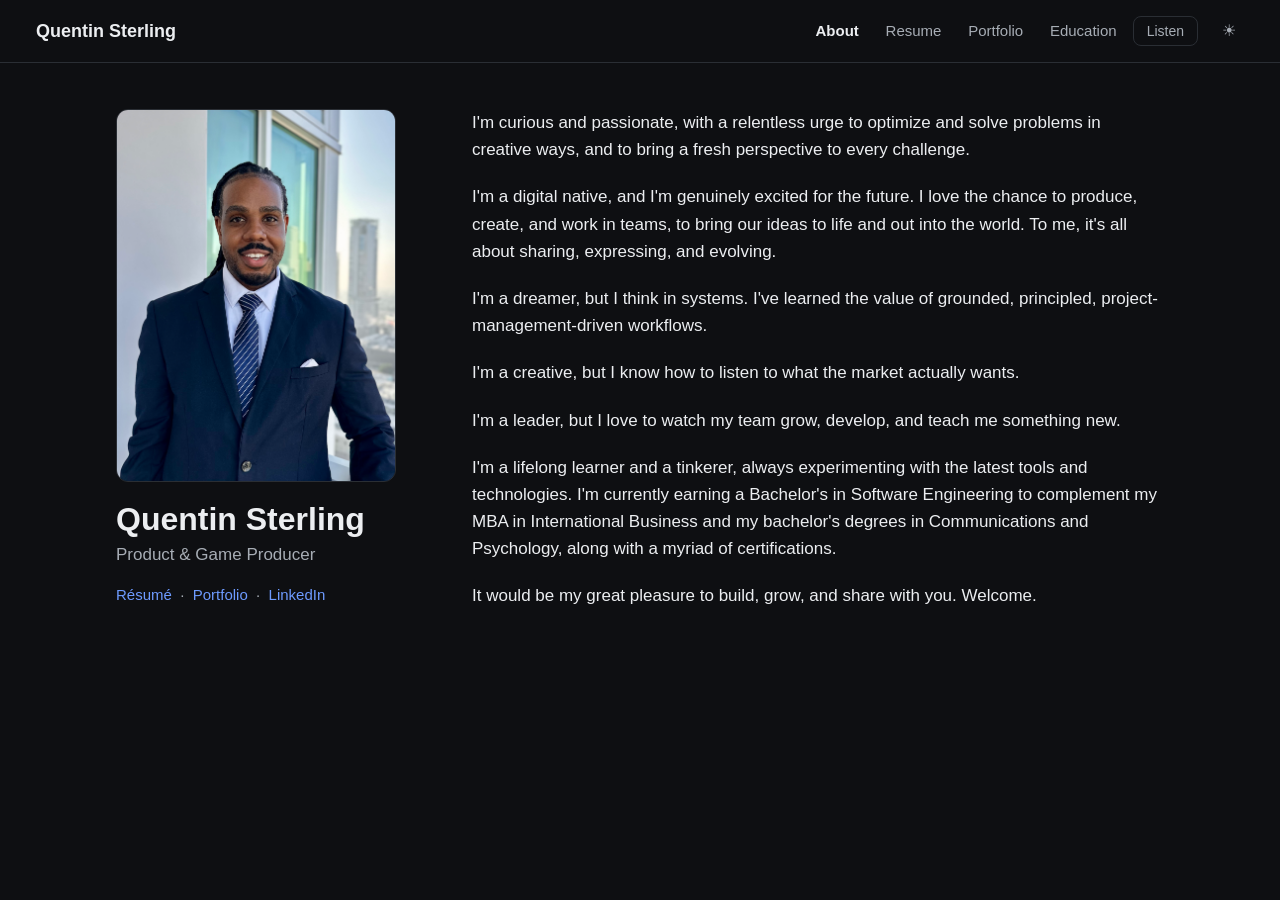
<file: index.html>
<!DOCTYPE html>
<html lang="en">
<head>
<meta charset="UTF-8">
<meta name="viewport" content="width=device-width, initial-scale=1.0">
<title>Quentin Sterling | About</title>
<script>try{var d=document.documentElement;if(localStorage.qsTheme)d.setAttribute('data-theme',localStorage.qsTheme);}catch(e){}</script>
<link rel="stylesheet" href="site.css">
<style>
  .about{display:grid;grid-template-columns:300px 1fr;gap:56px;align-items:start;}
  .about-side .photo{width:100%;max-width:280px;border-radius:12px;display:block;border:1px solid var(--hair);}
  .about-side h1{font-size:32px;line-height:1.1;margin:20px 0 4px;}
  .about-side .role{color:var(--muted);font-size:17px;margin:0 0 14px;}
  .about-side .slinks{font-size:15px;color:var(--muted);}
  .about-bio p{margin:0 0 20px;}
  @media (max-width:760px){
    .about{grid-template-columns:1fr;gap:26px;}
    .about-side .photo{max-width:200px;}
  }
</style>
</head>
<body>

  <header class="site-header">
    <a class="brand" href="index.html">Quentin Sterling</a>
    <div class="right">
      <nav class="site-nav">
        <a href="index.html" class="here">About</a>
        <a href="resume.html">Resume</a>
        <a href="portfolio.html">Portfolio</a>
        <a href="education.html">Education</a>
      </nav>
      <button class="listen" id="playBtn" data-src="audio/about.mp3" type="button">Listen</button>
      <button class="icon-btn" id="themeBtn" type="button" title="Light or dark" aria-label="Toggle light or dark mode">☀</button>
    </div>
  </header>

  <main class="page about">
    <aside class="about-side">
      <img class="photo" src="img/photo-suit.jpg" alt="Quentin Sterling">
      <h1>Quentin Sterling</h1>
      <p class="role">Product &amp; Game Producer</p>
      <p class="slinks"><a href="resume.html">Résumé</a> &nbsp;·&nbsp; <a href="portfolio.html">Portfolio</a> &nbsp;·&nbsp; <a href="https://www.linkedin.com/in/qsterling1">LinkedIn</a></p>
    </aside>

    <div class="about-bio">
      <p>I'm curious and passionate, with a relentless urge to optimize and solve problems in creative ways, and to bring a fresh perspective to every challenge.</p>

      <p>I'm a digital native, and I'm genuinely excited for the future. I love the chance to produce, create, and work in teams, to bring our ideas to life and out into the world. To me, it's all about sharing, expressing, and evolving.</p>

      <p>I'm a dreamer, but I think in systems. I've learned the value of grounded, principled, project-management-driven workflows.</p>
      <p>I'm a creative, but I know how to listen to what the market actually wants.</p>
      <p>I'm a leader, but I love to watch my team grow, develop, and teach me something new.</p>

      <p>I'm a lifelong learner and a tinkerer, always experimenting with the latest tools and technologies. I'm currently earning a Bachelor's in Software Engineering to complement my MBA in International Business and my bachelor's degrees in Communications and Psychology, along with a myriad of certifications.</p>

      <p>It would be my great pleasure to build, grow, and share with you. Welcome.</p>
    </div>
  </main>

<script src="site.js"></script>
</body>
</html>
</file>
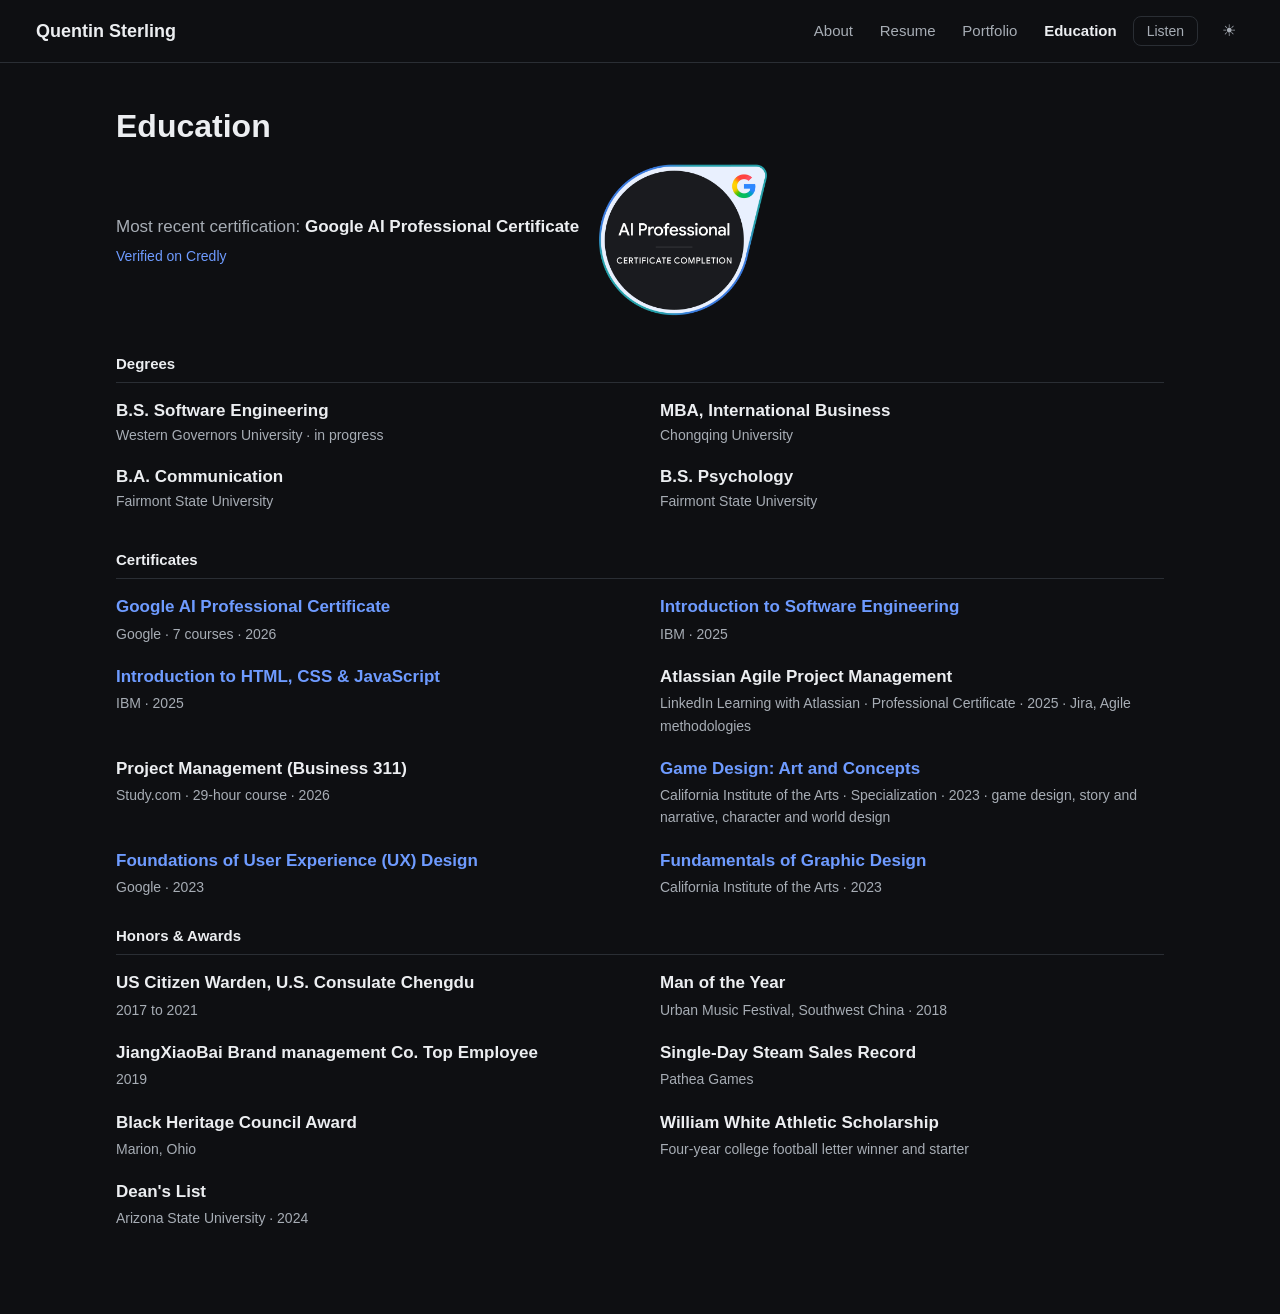
<file: education.html>
<!DOCTYPE html>
<html lang="en">
<head>
<meta charset="UTF-8">
<meta name="viewport" content="width=device-width, initial-scale=1.0">
<title>Quentin Sterling - Education</title>
<script>try{var d=document.documentElement;if(localStorage.qsTheme)d.setAttribute('data-theme',localStorage.qsTheme);}catch(e){}</script>
<link rel="stylesheet" href="site.css">
<style>
  h1{font-size:32px;line-height:1.1;margin:0 0 12px;}
  .spotlight-cert{display:flex;align-items:center;gap:20px;margin:0 0 28px;}
  .spotlight-cert .badge{width:168px;height:auto;display:block;}
  .spotlight{margin:0;color:var(--muted);}
  .spotlight strong{color:var(--ink);}
  .spotlight .verified{display:block;font-size:14px;margin-top:4px;}
  @media (max-width:480px){ .spotlight-cert{flex-direction:column;align-items:flex-start;} }
  .label{font-size:15px;font-weight:700;margin:26px 0 14px;padding-bottom:6px;border-bottom:1px solid var(--hair);}
  .degs{display:grid;grid-template-columns:1fr 1fr;gap:6px 40px;}
  .deg{margin-bottom:10px;}
  .deg .d{font-weight:700;}
  .deg .s{color:var(--muted);font-size:14px;}
  .certgrid{display:grid;grid-template-columns:1fr 1fr;gap:18px 40px;}
  .cert .cn{font-weight:700;}
  .cert .cs{color:var(--muted);font-size:14px;margin-top:2px;}
  @media (max-width:640px){ .degs,.certgrid{grid-template-columns:1fr;} }
</style>
</head>
<body>

  <header class="site-header">
    <a class="brand" href="index.html">Quentin Sterling</a>
    <div class="right">
      <nav class="site-nav">
        <a href="index.html">About</a>
        <a href="resume.html">Resume</a>
        <a href="portfolio.html">Portfolio</a>
        <a href="education.html" class="here">Education</a>
      </nav>
      <button class="listen" id="playBtn" data-src="audio/education.mp3" type="button">Listen</button>
      <button class="icon-btn" id="themeBtn" type="button" title="Light or dark" aria-label="Toggle light or dark mode">☀</button>
    </div>
  </header>

  <main class="page">
    <h1>Education</h1>
    <div class="spotlight-cert">
      <p class="spotlight">Most recent certification: <strong>Google AI Professional Certificate</strong><span class="verified"><a href="https://www.credly.com/badges/1cb5f87e-8deb-40bd-918a-dab7e7e511cb/public_url" target="_blank" rel="noopener">Verified on Credly</a></span></p>
      <a href="https://www.credly.com/badges/1cb5f87e-8deb-40bd-918a-dab7e7e511cb/public_url" target="_blank" rel="noopener"><img class="badge" src="img/google-ai-badge.png" alt="Google AI Professional Certificate badge"></a>
    </div>

    <p class="label">Degrees</p>
    <div class="degs">
      <div class="deg"><div class="d">B.S. Software Engineering</div><div class="s">Western Governors University · in progress</div></div>
      <div class="deg"><div class="d">MBA, International Business</div><div class="s">Chongqing University</div></div>
      <div class="deg"><div class="d">B.A. Communication</div><div class="s">Fairmont State University</div></div>
      <div class="deg"><div class="d">B.S. Psychology</div><div class="s">Fairmont State University</div></div>
    </div>

    <p class="label">Certificates</p>
    <div class="certgrid">
      <div class="cert">
        <div class="cn"><a href="https://coursera.org/verify/professional-cert/KBMC14M64ANK" target="_blank" rel="noopener">Google AI Professional Certificate</a></div>
        <div class="cs">Google · 7 courses · 2026</div>
      </div>
      <div class="cert">
        <div class="cn"><a href="https://coursera.org/verify/ZZ67ZIXCSS8J" target="_blank" rel="noopener">Introduction to Software Engineering</a></div>
        <div class="cs">IBM · 2025</div>
      </div>
      <div class="cert">
        <div class="cn"><a href="https://coursera.org/verify/09V1X6L3KODW" target="_blank" rel="noopener">Introduction to HTML, CSS &amp; JavaScript</a></div>
        <div class="cs">IBM · 2025</div>
      </div>
      <div class="cert">
        <div class="cn">Atlassian Agile Project Management</div>
        <div class="cs">LinkedIn Learning with Atlassian · Professional Certificate · 2025 · Jira, Agile methodologies</div>
      </div>
      <div class="cert">
        <div class="cn">Project Management (Business 311)</div>
        <div class="cs">Study.com · 29-hour course · 2026</div>
      </div>
      <div class="cert">
        <div class="cn"><a href="https://coursera.org/verify/specialization/DUWQG6PT2G9T" target="_blank" rel="noopener">Game Design: Art and Concepts</a></div>
        <div class="cs">California Institute of the Arts · Specialization · 2023 · game design, story and narrative, character and world design</div>
      </div>
      <div class="cert">
        <div class="cn"><a href="https://coursera.org/verify/69QYN9HXC6YJ" target="_blank" rel="noopener">Foundations of User Experience (UX) Design</a></div>
        <div class="cs">Google · 2023</div>
      </div>
      <div class="cert">
        <div class="cn"><a href="https://coursera.org/verify/JXGY88RZLE8F" target="_blank" rel="noopener">Fundamentals of Graphic Design</a></div>
        <div class="cs">California Institute of the Arts · 2023</div>
      </div>
    </div>

    <p class="label">Honors &amp; Awards</p>
    <div class="certgrid">
      <div class="cert">
        <div class="cn">US Citizen Warden, U.S. Consulate Chengdu</div>
        <div class="cs">2017 to 2021</div>
      </div>
      <div class="cert">
        <div class="cn">Man of the Year</div>
        <div class="cs">Urban Music Festival, Southwest China · 2018</div>
      </div>
      <div class="cert">
        <div class="cn">JiangXiaoBai Brand management Co. Top Employee</div>
        <div class="cs">2019</div>
      </div>
      <div class="cert">
        <div class="cn">Single-Day Steam Sales Record</div>
        <div class="cs">Pathea Games</div>
      </div>
      <div class="cert">
        <div class="cn">Black Heritage Council Award</div>
        <div class="cs">Marion, Ohio</div>
      </div>
      <div class="cert">
        <div class="cn">William White Athletic Scholarship</div>
        <div class="cs">Four-year college football letter winner and starter</div>
      </div>
      <div class="cert">
        <div class="cn">Dean's List</div>
        <div class="cs">Arizona State University · 2024</div>
      </div>
    </div>
  </main>

<script src="site.js"></script>
</body>
</html>
</file>
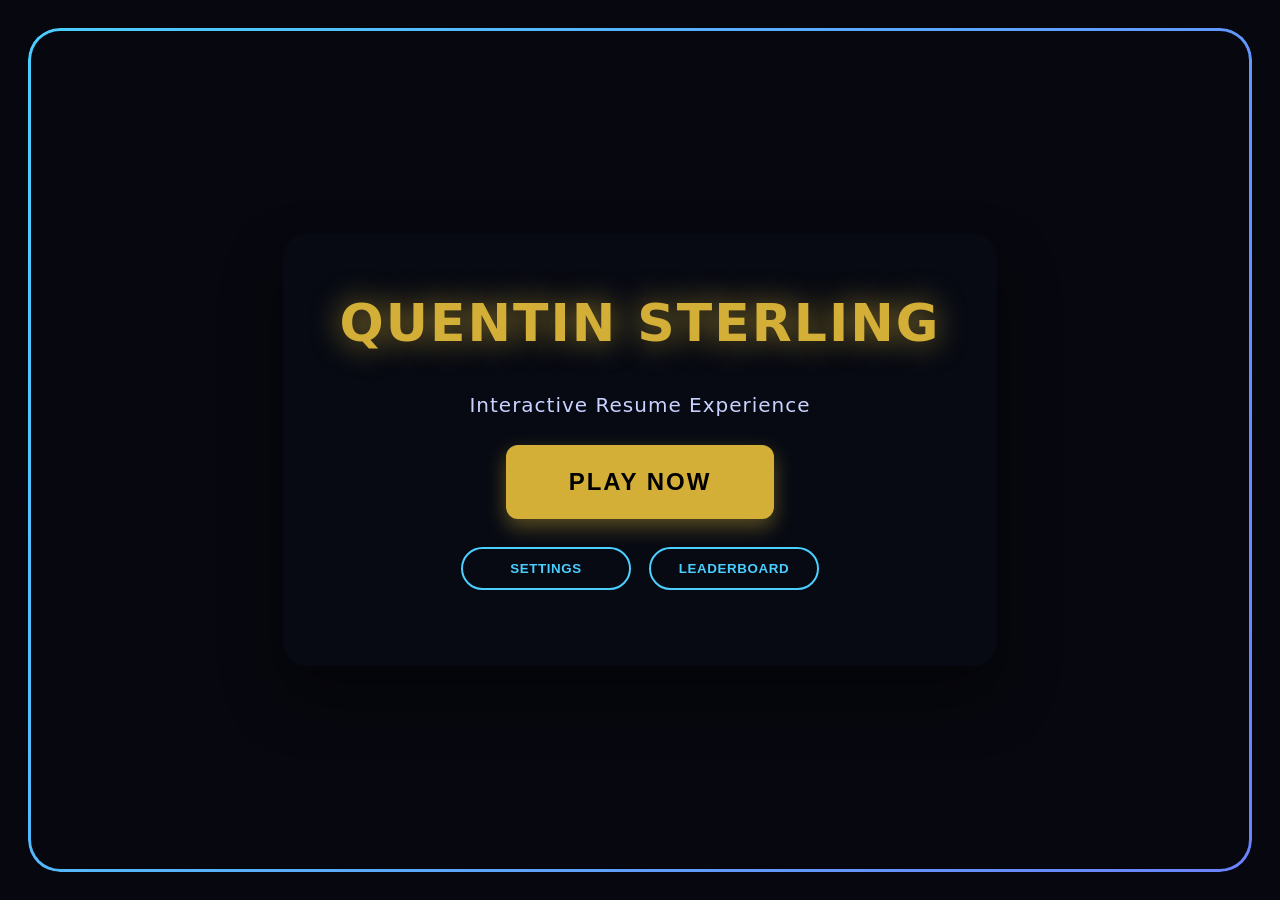
<file: Match.html>
<!DOCTYPE html>
<html lang="en">
<head>
<!-- ========================================
     META TAGS - Basic page information
     ======================================== -->
<meta charset="utf-8"/> <!-- Character encoding: UTF-8 supports all languages and special characters -->

<!-- VIEWPORT META TAG - Critical for mobile responsiveness -->
<meta name="viewport" content="width=device-width, initial-scale=1, maximum-scale=1, user-scalable=no"/>
<!-- Breakdown of viewport settings:
     - width=device-width: Page width matches device screen width (prevents desktop layout on mobile)
     - initial-scale=1: Page loads at 100% zoom (no automatic zoom in/out)
     - maximum-scale=1: Prevents users from zooming in (keeps layout consistent)
     - user-scalable=no: Disables pinch-to-zoom (prevents accidental zoom gestures) -->

<title>Resume — Accordion</title> <!-- Browser tab title -->
<style>
  /* ========================================
     CSS VARIABLES - Color palette used throughout the page
     These are defined once and reused everywhere for consistency
     ======================================== */
  :root{
    --gold:#d4af37; /* Gold (#d4af37): Used for buttons, accents, completion states, highlights */
    --ink:#111; /* Ink (#111): Near-black color for main body text and headings */
    --muted:#6b7280; /* Muted gray (#6b7280): Used for secondary text, labels, less important info */
    --green:#10b981; /* Green (#10b981): Success states, positive indicators */
    --green-dark:#059669; /* Dark green (#059669): Hover states for green elements */
    --neon-pink:#ff3cac; /* Neon pink (#ff3cac): Vibrant accent for gamification effects, XP bursts */
    --neon-blue:#4acfff; /* Neon blue (#4acfff): Primary neon color for progress bars, borders, glows */
    --neon-purple:#7b5bff; /* Neon purple (#7b5bff): Secondary neon color, gradients, achievements */
    --panel-bg:#111827; /* Panel background (#111827): Dark background for modal overlays and panels */
  }

  /* ========================================
     GLOBAL RESETS - Remove browser defaults
     Ensures consistent appearance across all browsers
     ======================================== */
  *{
    box-sizing:border-box; /* Include padding/border in element's total width/height (easier sizing) */
    margin:0; /* Remove all default margins set by browser */
    padding:0 /* Remove all default padding set by browser */
  }
  html,body{
    margin:0 /* Extra assurance: no margins on root elements */
  }

  /* ========================================
     BODY STYLING - Base page appearance
     ======================================== */
  body{
    background:#fff; /* White background for clean, professional look */
    color:var(--ink); /* Use dark ink color for all text by default */
    font:16px/1.6 system-ui,-apple-system,Segoe UI,Roboto,Helvetica,Arial,sans-serif;
    /* Font breakdown:
       - 16px: Base font size (readable on all devices)
       - 1.6: Line height (space between lines for readability)
       - system-ui, etc: Use device's native fonts for fast loading and familiar appearance */
    position:relative; /* Allows child elements to use absolute positioning relative to body */

    /* PREVENT AUTO TEXT ZOOM - Critical for mobile */
    -webkit-text-size-adjust:100%; /* iOS Safari: Don't auto-zoom text when device rotates */
    -moz-text-size-adjust:100%; /* Firefox mobile: Keep text at intended size */
    -ms-text-size-adjust:100%; /* IE mobile: Prevent text size adjustments */
    text-size-adjust:100% /* Standard property: Maintain consistent text sizing */
  }

  /* ========================================
     MAIN CONTENT WRAPPER - Centers content and adds spacing
     ======================================== */
  .wrap{
    max-width:1024px; /* Maximum width: 1024px - content won't stretch wider on large screens */
    margin:24px auto; /* Vertical: 24px top/bottom | Horizontal: auto centers the container */
    padding:0 18px; /* Horizontal padding: 18px left/right (prevents content from touching screen edges) */
    margin-top:140px /* Extra top margin: 140px - creates space to clear the fixed progress bar and tabs at top */
  }

  /* ========================================
     PROGRESS BAR - HORIZONTAL TOP
     The bar that shows overall progress at the top of the page
     ======================================== */
  .progress-top{
    /* POSITIONING: Fixed to top of screen, always visible */
    position:fixed; /* Stays at top even when user scrolls down the page */
    top:0; /* Anchor to very top of screen (0px from top) */
    left:0; /* Anchor to left edge of screen */
    right:0; /* Anchor to right edge of screen (spans full width) */
    z-index:1000; /* Stacking order: appears above page content (lower z-index), below modals (higher z-index) */

    /* LAYOUT: Flexbox for horizontal arrangement */
    display:flex; /* Use flexbox layout engine */
    align-items:center; /* Center all child items vertically within the 60px height */
    gap:15px; /* 15px space between label, progress bar, and XP text */
    padding:0 20px; /* 20px padding on left and right sides (prevents edge touching) */

    /* APPEARANCE */
    height:60px; /* Fixed height: 60px tall */
    background:#fff; /* Solid white background */
    box-shadow:0 2px 10px rgba(0,0,0,0.1); /* Subtle drop shadow: 2px down, 10px blur, 10% black opacity */
  }

  /* LABEL: "Sections Progress:" text */
  .progress-top-label{
    font-weight:700; /* Bold font weight for emphasis */
    font-size:14px; /* 14px font size */
    white-space:nowrap; /* Prevent text from wrapping to multiple lines */
    color:#6fc3ff; /* Light blue color */
    letter-spacing:.4px; /* Add 0.4px space between each letter for readability */
    text-transform:uppercase /* Convert text to ALL CAPS */
  }

  /* PROGRESS BAR CONTAINER: Gray background track */
  .progress-top-bar{
    flex:1; /* Flex-grow: 1 - takes up all remaining horizontal space after label and XP text */
    height:28px; /* 28px tall (shorter than container for visual balance) */
    background:#e5e7eb; /* Light gray background (#e5e7eb) - represents unfilled portion */
    border-radius:999px; /* Extremely large border radius creates pill/capsule shape with fully rounded ends */
    overflow:hidden; /* Clip child elements (progress fill) to rounded shape */
    position:relative /* Allows absolute positioning of child elements (percentage text) */
  }

  /* PROGRESS FILL: Colored bar showing completion percentage */
  .progress-top-fill{
    height:100%; /* Fill full height of parent bar (28px) */
    background:linear-gradient(90deg, var(--neon-purple), var(--neon-blue));
    /* Gradient explanation:
       - linear-gradient: Creates smooth color transition
       - 90deg: Horizontal direction (left to right)
       - var(--neon-purple) to var(--neon-blue): Purple on left fading to blue on right */
    transition:width .5s ease, background .8s ease;
    /* Smooth animations:
       - width: Animates over 0.5 seconds when progress changes (smooth filling)
       - background: Animates over 0.8 seconds when color changes (purple/blue → gold)
       - ease: Starts slow, speeds up, ends slow (natural feeling) */
    position:relative /* Allows positioning of percentage text inside */
  }

  /* COMPLETE STATE: Gold appearance when 100% progress reached */
  .progress-top-fill.complete{
    background:linear-gradient(90deg, var(--gold), #f6d979); /* Gold to light gold gradient */
    animation:goldPulse 2s ease infinite /* Pulsing animation: 2 second cycle, repeats forever */
  }

  /* ANIMATION: Pulsing effect for completed bar */
  @keyframes goldPulse{
    0%,100%{opacity:1} /* Full opacity at start/end */
    50%{opacity:.85} /* Slightly transparent in middle */
  }

  /* ANIMATION: Cycling color effect for neon borders */
  @keyframes neonCycle{
    0%{background-position:0% 50%} /* Start position */
    50%{background-position:100% 50%} /* Middle position */
    100%{background-position:0% 50%} /* Back to start */
  }

  /* ANIMATION: Shaking effect for achievement emojis */
  @keyframes emojiShake{
    0%,100%{transform:translate(0,0) rotate(0deg)} /* Normal position */
    20%{transform:translate(2px,-1px) rotate(-4deg)} /* Shake right/up */
    40%{transform:translate(-2px,1px) rotate(4deg)} /* Shake left/down */
    60%{transform:translate(2px,-1px) rotate(-3deg)} /* Shake right/up */
    80%{transform:translate(-1px,1px) rotate(3deg)} /* Shake left/down */
  }

  /* Percentage text displayed on progress bar */
  .progress-top-text{
    position:absolute; /* Position relative to progress bar */
    top:50%; /* Center vertically */
    left:50%; /* Center horizontally */
    transform:translate(-50%,-50%); /* Adjust for true centering */
    font-weight:700; /* Bold text */
    font-size:13px; /* Text size */
    color:#fff; /* White text */
    text-shadow:0 1px 2px rgba(0,0,0,.3); /* Subtle shadow for readability */
    z-index:2 /* Above the colored fill */
  }

  /* XP counter text on right side of progress bar */
  .progress-top-xp{
    font-weight:700; /* Bold text */
    font-size:14px; /* Text size */
    color:var(--gold); /* Gold color */
    white-space:nowrap /* Prevent text wrapping */
  }

  /* ========================================
     XP BAR - VERTICAL LEFT SIDEBAR
     Vertical progress bar on the left side showing XP
     ======================================== */
  .progress-left{
    position:fixed; /* Stays in place when scrolling */
    left:18px; /* 18px from left edge of screen */
    top:130px; /* 130px from top (below horizontal bar and tabs) */
    width:58px; /* Width of the sidebar */
    height:410px; /* Height of the sidebar */
    background:rgba(7,10,20,.92); /* Dark background (92% opacity) */
    border-radius:20px; /* Rounded corners */
    box-shadow:0 18px 35px rgba(0,0,0,.45); /* Shadow for depth */
    z-index:940; /* Layer below top bar but above content */
    padding:14px 10px; /* Internal spacing */
    display:flex; /* Use flexbox */
    flex-direction:column; /* Stack items vertically */
    align-items:center; /* Center items horizontally */
    border:1px solid rgba(74,207,255,.2) /* Subtle blue border */
  }

  /* "XP" icon/text at top of vertical bar */
  .progress-left-icon{
    font-size:24px; /* Icon size */
    margin-bottom:8px; /* Space below icon */
    color:var(--neon-blue) /* Neon blue color */
  }

  /* The vertical bar container */
  .progress-left-bar{
    flex:1; /* Takes up remaining vertical space */
    width:34px; /* Bar width */
    background:rgba(23,31,51,.9); /* Dark background */
    border-radius:999px; /* Fully rounded (pill shape) */
    position:relative; /* For positioning child elements */
    display:flex; /* Use flexbox */
    flex-direction:column-reverse; /* Fill from bottom to top */
    overflow:hidden; /* Hide overflow outside rounded corners */
    border:1px solid rgba(74,207,255,.2) /* Subtle blue border */
  }

  /* The colored fill showing XP progress */
  .progress-left-fill{
    width:100%; /* Full width of bar */
    background:linear-gradient(180deg, var(--neon-blue), var(--neon-pink)); /* Blue to pink gradient top to bottom */
    transition:height .5s ease; /* Smooth height changes */
    animation:neonCycle 8s ease infinite /* Color cycling animation */
  }

  /* XP amount text at bottom */
  .progress-left-percent{
    margin-top:8px; /* Space above text */
    font-weight:700; /* Bold text */
    font-size:11px; /* Small text size */
    color:var(--neon-blue); /* Neon blue color */
    letter-spacing:.4px; /* Space between letters */
    text-transform:uppercase /* All caps text */
  }

  /* ========================================
     ACHIEVEMENT TRACKER SIDEBAR - RIGHT SIDE
     Shows achievements earned while exploring resume
     ======================================== */
  .achievement-panel{
    position:fixed; /* Stays in place when scrolling */
    right:32px; /* 32px from right edge of screen */
    top:130px; /* 130px from top (below horizontal bar and tabs) */
    width:320px; /* Width of achievements panel */
    max-height:calc(100vh - 160px); /* Maximum height (full screen minus 160px) */
    background:#fff; /* White background (light mode default) */
    border-radius:24px; /* Large rounded corners */
    padding:18px; /* Internal spacing */
    box-shadow:0 18px 40px rgba(0,0,0,.2); /* Shadow for depth */
    z-index:950; /* Layer below top bar but above content */
    overflow:hidden; /* Hide content that overflows */
    transition:transform .3s ease, max-height .3s ease; /* Smooth animations */
    display:flex; /* Use flexbox */
    flex-direction:column; /* Stack items vertically */
    gap:16px; /* 16px space between child elements */
    border:2px solid #e5e7eb; /* Light gray border */
  }

  /* When achievements panel is collapsed */
  .achievement-panel.collapsed{
    max-height:60px; /* Small height when collapsed */
    overflow:hidden /* Hide achievement list */
  }

  /* Header bar with title and collapse button */
  .achievement-header{
    padding:12px 16px; /* Internal spacing */
    border-radius:12px; /* Rounded corners */
    background:#f3f4f6; /* Light gray background */
    color:var(--ink); /* Dark text color */
    font-weight:800; /* Very bold text */
    font-size:15px; /* Text size */
    display:flex; /* Use flexbox */
    justify-content:space-between; /* Space between title and toggle */
    align-items:center; /* Vertically center items */
    cursor:pointer; /* Show clickable cursor */
    user-select:none; /* Prevent text selection */
    letter-spacing:.6px; /* Space between letters */
    border:1px solid #e5e7eb; /* Light border */
  }

  /* Trophy emoji and text in header */
  .achievement-header span:first-child{
    display:flex; /* Use flexbox */
    align-items:center; /* Center vertically */
    gap:8px /* 8px space between emoji and text */
  }

  /* Collapse/expand arrow button */
  .achievement-toggle{
    font-size:18px; /* Arrow size */
    transition:transform .3s ease; /* Smooth rotation */
    color:var(--ink) /* Dark color */
  }

  /* Rotate arrow when panel is collapsed */
  .achievement-panel.collapsed .achievement-toggle{
    transform:rotate(90deg) /* Rotate 90 degrees */
  }

  /* Container for achievement items (scrollable area) */
  .achievement-body{
    flex:1; /* Takes up remaining space */
    overflow-y:auto; /* Enable vertical scrolling */
    padding:4px 6px 6px /* Small padding around items */
  }

  /* Custom scrollbar styling for webkit browsers (Chrome, Safari) */
  .achievement-body::-webkit-scrollbar{
    width:6px /* Scrollbar width */
  }

  /* Scrollbar thumb (the draggable part) */
  .achievement-body::-webkit-scrollbar-thumb{
    background:linear-gradient(180deg,var(--neon-blue),var(--neon-pink)); /* Blue to pink gradient */
    border-radius:999px /* Fully rounded */
  }

  /* Scrollbar styling for Firefox */
  .achievement-body{
    scrollbar-width:thin; /* Thin scrollbar */
    scrollbar-color:var(--neon-blue) transparent /* Blue thumb, transparent track */
  }

  /* Counter showing "X / 70 Unlocked" */
  .achievement-counter{
    font-weight:700; /* Bold text */
    margin-bottom:12px; /* Space below counter */
    color:var(--gold); /* Gold color */
    font-size:15px; /* Text size */
    text-transform:uppercase; /* All caps */
    letter-spacing:.8px /* Space between letters */
  }

  /* Grid container for achievement items */
  #achievementList{
    display:grid; /* Use CSS grid */
    grid-template-columns:repeat(2,minmax(0,1fr)); /* 2 equal columns */
    gap:12px /* 12px space between items */
  }

  /* Individual achievement card */
  .achievement-item{
    display:flex; /* Use flexbox */
    align-items:flex-start; /* Align items to top */
    gap:12px; /* Space between icon and text */
    padding:12px; /* Internal spacing */
    background:#fafafa; /* Very light gray background */
    border-radius:14px; /* Rounded corners */
    box-shadow:0 2px 8px rgba(0,0,0,.1); /* Subtle shadow */
    transition:transform .3s ease, box-shadow .3s ease; /* Smooth hover effects */
    border:1px solid #e5e7eb; /* Light gray border */
  }

  /* Unlocked achievement style */
  .achievement-item.unlocked{
    background:#f0fdf4; /* Light green background */
    box-shadow:0 4px 12px rgba(16,185,129,.15); /* Green-tinted shadow */
    transform:translateY(-2px); /* Lift up slightly */
    border-color:#10b981 /* Green border */
  }

  /* Locked achievement style (not yet earned) */
  .achievement-item.locked{
    opacity:.65 /* Semi-transparent to show it's locked */
  }

  /* Achievement emoji icon */
  .achievement-icon{
    font-size:20px; /* Icon size */
    line-height:1 /* Remove extra line spacing */
  }

  /* Animated emoji for unlocked achievements */
  .achievement-item.unlocked .achievement-icon{
    animation:emojiShake 1.8s ease-in-out infinite /* Continuous shaking animation */
  }

  /* Container for achievement text */
  .achievement-info{
    flex:1 /* Takes up remaining space */
  }

  /* Achievement name/title */
  .achievement-name{
    font-weight:600; /* Semi-bold text */
    font-size:13px; /* Text size */
    color:var(--ink) /* Dark text color */
  }

  /* Achievement hint text (how to unlock) */
  .achievement-hint{
    font-size:11px; /* Small text size */
    color:var(--muted); /* Gray color */
    font-style:italic; /* Italic text */
    margin-top:4px /* Space above hint */
  }

  /* XP value for achievement */
  .achievement-xp{
    font-size:11px; /* Small text size */
    color:var(--gold); /* Gold color */
    font-weight:700 /* Bold text */
  }
  /* ========================================
     FLOATING XP NOTIFICATIONS
     Numbers that fly up when you earn XP
     ======================================== */
  .xp-float{
    position:fixed; /* Position relative to viewport */
    font-weight:800; /* Very bold text */
    font-size:20px; /* Large text size */
    color:var(--gold); /* Gold color */
    pointer-events:none; /* Don't block clicks */
    z-index:9999; /* Always on top */
    text-shadow:0 2px 4px rgba(0,0,0,.3); /* Shadow for readability */
    animation:floatUp 1.5s ease forwards /* Float up animation */
  }

  /* ANIMATION: Float up and fade out */
  @keyframes floatUp{
    0%{
      opacity:1; /* Fully visible at start */
      transform:translateY(0) scale(1) /* Normal position and size */
    }
    100%{
      opacity:0; /* Invisible at end */
      transform:translateY(-100px) scale(1.3) /* Move up 100px and grow 30% */
    }
  }

  /* ========================================
     SPARKLE EFFECT
     Small particles that burst out
     ======================================== */
  .sparkle{
    position:absolute; /* Position relative to parent */
    width:4px; /* Sparkle width */
    height:4px; /* Sparkle height */
    background:var(--gold); /* Gold color */
    border-radius:50%; /* Make it circular */
    pointer-events:none; /* Don't block clicks */
    animation:sparkleAnim .8s ease forwards /* Sparkle animation */
  }

  /* ANIMATION: Sparkles scatter outward */
  @keyframes sparkleAnim{
    0%{
      opacity:1; /* Fully visible at start */
      transform:translate(0,0) scale(1) /* Starting position */
    }
    100%{
      opacity:0; /* Invisible at end */
      transform:translate(var(--tx),var(--ty)) scale(0) /* Move to random direction (set via CSS variables) and shrink */
    }
  }

  /* ========================================
     START SCREEN (Opening splash screen)
     Shown before clicking "PLAY NOW"
     ======================================== */
  .start-screen{
    position:fixed; /* Cover entire screen */
    inset:0; /* Top, right, bottom, left all at 0 (full screen) */
    background:#07080f; /* Very dark background */
    z-index:10001; /* Above everything else */
    display:flex; /* Use flexbox */
    align-items:center; /* Center vertically */
    justify-content:center; /* Center horizontally */
    animation:fadeIn .5s ease; /* Fade in when appearing */
    overflow:hidden /* Hide overflow */
  }

  /* Animated neon border around start screen */
  .start-screen::before{
    content:""; /* Required for pseudo-element */
    position:absolute; /* Position relative to start screen */
    inset:28px; /* 28px from all edges */
    border-radius:32px; /* Rounded corners */
    border:3px solid transparent; /* Transparent border (color comes from background) */
    background:linear-gradient(120deg,var(--neon-blue),var(--neon-purple),var(--neon-pink)) border-box; /* Gradient border */
    background-size:300% 300%; /* Large background for animation */
    animation:neonCycle 8s ease infinite; /* Cycling color animation */
    -webkit-mask:linear-gradient(#fff 0 0) padding-box,linear-gradient(#fff 0 0); /* Mask to show only border */
    -webkit-mask-composite:xor; /* Show only border, not fill */
    mask-composite:exclude; /* Firefox version */
    pointer-events:none /* Don't block clicks */
  }

  /* Hide start screen when dismissed */
  .start-screen.hidden{
    display:none /* Completely hidden */
  }

  /* Content box in center of start screen */
  .start-content{
    position:relative; /* For z-index layering */
    text-align:center; /* Center text */
    padding:48px 56px; /* Large internal spacing */
    background:rgba(7,10,20,.9); /* Dark semi-transparent background */
    border-radius:24px; /* Rounded corners */
    display:flex; /* Use flexbox */
    flex-direction:column; /* Stack items vertically */
    align-items:center; /* Center items horizontally */
    gap:24px; /* Space between elements */
    box-shadow:0 30px 60px rgba(0,0,0,.45); /* Large shadow for depth */
  }

  /* "QUENTIN STERLING" title */
  .start-title{
    font-size:52px; /* Large text */
    font-weight:800; /* Very bold */
    color:var(--gold); /* Gold color */
    text-shadow:0 0 30px rgba(212,175,55,.7); /* Glowing effect */
    letter-spacing:2px; /* Space between letters */
    animation:goldPulse 2s ease infinite /* Pulsing glow animation */
  }

  /* "Interactive Resume Experience" subtitle */
  .start-subtitle{
    font-size:20px; /* Medium text size */
    color:#cad2ff; /* Light purple color */
    font-weight:400; /* Normal weight */
    letter-spacing:1px /* Slight letter spacing */
  }

  /* Play button spacing */
  .play-button{
    margin-bottom:4px /* Small space below button */
  }

  /* Container for Settings/Leaderboard buttons */
  .start-actions{
    display:flex; /* Use flexbox */
    gap:18px; /* Space between buttons */
    flex-wrap:wrap; /* Wrap to new line if needed */
    justify-content:center /* Center buttons */
  }

  /* Settings and Leaderboard buttons */
  .start-secondary-btn{
    padding:12px 20px; /* Internal button spacing */
    border-radius:999px; /* Fully rounded (pill shape) */
    font-weight:700; /* Bold text */
    border:2px solid var(--neon-blue); /* Blue border */
    color:var(--neon-blue); /* Blue text */
    background:transparent; /* No background */
    cursor:pointer; /* Show clickable cursor */
    transition:all .3s ease; /* Smooth hover effects */
    min-width:170px; /* Minimum button width */
    text-transform:uppercase; /* All caps text */
    letter-spacing:.6px /* Space between letters */
  }

  /* Hover effect for secondary buttons */
  .start-secondary-btn:hover{
    background:var(--neon-blue); /* Fill with blue */
    color:#02121f; /* Dark text */
    box-shadow:0 10px 24px rgba(74,207,255,.45); /* Blue glow */
    transform:translateY(-3px) /* Lift up slightly */
  }

  /* Encouragement text below buttons */
  .start-encouragement{
    margin-top:4px; /* Space above text */
    font-size:15px; /* Text size */
    color:#9ce5ff; /* Light blue */
    letter-spacing:.6px; /* Letter spacing */
    text-transform:uppercase /* All caps */
  }

  .completion-dock{position:fixed;right:26px;bottom:26px;background:rgba(7,10,20,.92);border-radius:18px;box-shadow:0 18px 35px rgba(0,0,0,.55);padding:20px 22px;max-width:280px;display:none;flex-direction:column;gap:14px;z-index:960;border:1px solid rgba(74,207,255,.25)}
  .completion-dock.show{display:flex;animation:fadeIn .4s ease}
  .completion-dock-title{font-weight:800;font-size:16px;color:var(--neon-blue);text-transform:uppercase;letter-spacing:.6px}
  .completion-dock-actions{display:flex;flex-direction:column;gap:8px}
  .completion-dock button,.completion-dock a{padding:10px 14px;border-radius:999px;font-weight:600;text-align:center;text-decoration:none;border:2px solid var(--neon-blue);color:var(--neon-blue);background:transparent;transition:all .3s ease;text-transform:uppercase;letter-spacing:.5px}
  .completion-dock button:hover,.completion-dock a:hover{background:var(--neon-blue);color:#02121f;transform:translateY(-2px);box-shadow:0 10px 22px rgba(74,207,255,.35)}
  body.dark-mode .completion-dock{background:rgba(7,10,20,.92);color:#e5e7eb}
  body.dark-mode .completion-dock button,body.dark-mode .completion-dock a{color:var(--neon-blue);border-color:var(--neon-blue)}
  body.dark-mode .completion-dock button:hover,body.dark-mode .completion-dock a:hover{background:var(--neon-blue);color:#02121f}

  .xp-burst{position:fixed;pointer-events:none;z-index:1100;opacity:0;animation:xpBurst .9s ease forwards}
  .xp-burst > span{display:block;font-weight:800;color:var(--neon-pink);text-shadow:0 2px 6px rgba(0,0,0,.45);font-size:18px;transform-origin:center}
  @keyframes xpBurst{0%{opacity:0;transform:scale(.6)}40%{opacity:1;transform:scale(1.05)}100%{opacity:0;transform:scale(1.4) translateY(-40px)}}
  .play-button{
    padding:20px 60px;font-size:24px;font-weight:800;background:var(--gold);
    color:#000;border:3px solid var(--gold);border-radius:12px;cursor:pointer;
    transition:all .3s ease;text-transform:uppercase;letter-spacing:2px;
    box-shadow:0 8px 20px rgba(212,175,55,.4)}
  .play-button:hover{
    background:#000;color:var(--gold);transform:scale(1.05);
    box-shadow:0 12px 30px rgba(212,175,55,.6)}

  /* COMPLETION MODAL */
  .completion-modal{position:fixed;inset:0;background:rgba(7,10,20,.86);z-index:15000;display:none;align-items:center;justify-content:center;padding:20px;animation:fadeIn .5s ease}
  .completion-modal.show{display:flex}
  .completion-content{
    background:rgba(7,10,20,.95);border-radius:28px;max-width:680px;width:100%;max-height:90vh;overflow-y:auto;
    padding:48px 56px;position:relative;border:3px solid transparent;box-shadow:0 30px 80px rgba(0,0,0,.6)
  }
  .completion-content::before{content:"";position:absolute;inset:0;border-radius:28px;border:3px solid transparent;
    background:linear-gradient(120deg,var(--neon-blue),var(--neon-purple),var(--neon-pink)) border-box;
    background-size:260% 260%;animation:neonCycle 10s ease infinite;
    -webkit-mask:linear-gradient(#fff 0 0) padding-box,linear-gradient(#fff 0 0);
    -webkit-mask-composite:xor;mask-composite:exclude;pointer-events:none}
  .completion-content > *{position:relative}
  .completion-title{font-size:34px;font-weight:800;text-align:center;color:#fef6ff;margin-bottom:28px;letter-spacing:1.2px;text-transform:uppercase;text-shadow:0 0 25px rgba(123,91,255,.55)}
  .completion-stats{background:rgba(12,16,30,.9);padding:24px;border-radius:18px;margin-bottom:30px;border:1px solid rgba(74,207,255,.18);display:grid;gap:14px}
  .stat-row{display:flex;justify-content:space-between;align-items:center;padding:4px 0}
  .stat-label{font-weight:600;display:flex;align-items:center;gap:8px;color:#9ca7ff;letter-spacing:.4px;text-transform:uppercase;font-size:13px}
  .stat-value{font-weight:800;color:#fef6ff;font-size:16px}
  .completion-message{text-align:center;font-size:15px;line-height:1.7;margin-bottom:28px;padding:18px;border-radius:16px;background:rgba(123,91,255,.12);color:#d5d8ff;border:1px solid rgba(123,91,255,.35)}
  .completion-divider{height:2px;background:linear-gradient(90deg,transparent,var(--neon-purple),var(--neon-pink),transparent);margin:32px 0}
  .completion-section-title{font-size:18px;font-weight:800;color:#a7b4ff;text-transform:uppercase;letter-spacing:.6px;margin-bottom:12px}
  .completion-primary{display:flex;flex-direction:column;gap:14px;margin-bottom:16px}
  .completion-secondary{display:flex;flex-wrap:wrap;gap:12px;justify-content:center;margin-bottom:12px}
  .completion-footer{margin-top:24px;display:flex;flex-direction:column;gap:12px}
  .completion-footer-actions{display:flex;flex-wrap:wrap;gap:12px;justify-content:center}
  .cta-btn{padding:14px 20px;border-radius:999px;font-weight:700;text-decoration:none;transition:all .3s ease;border:2px solid transparent;font-size:14px;cursor:pointer;display:inline-flex;align-items:center;gap:10px;text-transform:uppercase;letter-spacing:.6px;justify-content:center}
  .cta-btn-primary{background:linear-gradient(120deg,var(--neon-pink),var(--neon-purple));color:#05060f;border:none;box-shadow:0 16px 32px rgba(255,60,172,.35)}
  .cta-btn-primary:hover{filter:brightness(1.08);transform:translateY(-3px)}
  .cta-btn-secondary{background:transparent;color:var(--neon-blue);border:2px solid var(--neon-blue);box-shadow:0 12px 24px rgba(74,207,255,.25)}
  .cta-btn-secondary:hover{background:var(--neon-blue);color:#02121f;transform:translateY(-3px)}
  .cta-btn-ghost{background:transparent;color:#f5f5f5;border:2px solid rgba(255,255,255,.25)}
  .cta-btn-ghost:hover{border-color:rgba(74,207,255,.6);color:var(--neon-blue);transform:translateY(-2px)}
  .next-levels{background:rgba(11,15,28,.92);padding:24px;border-radius:18px;border:1px solid rgba(74,207,255,.18);display:flex;flex-direction:column;gap:12px}
  .level-item{display:flex;align-items:center;gap:16px;padding:14px;background:rgba(18,24,38,.85);border-radius:14px;border:1px solid rgba(74,207,255,.12)}
  .level-item.locked{opacity:.85}
  .level-number{width:42px;height:42px;border-radius:50%;background:linear-gradient(140deg,var(--neon-blue),var(--neon-purple));color:#05060f;font-weight:800;display:flex;align-items:center;justify-content:center;font-size:16px}
  .level-info{flex:1}
  .level-name{font-weight:700;font-size:14px;color:#e5e7ff;text-transform:uppercase;letter-spacing:.6px}
  .level-desc{font-size:12px;color:#94a3ff}
  /* SETTINGS BUTTON & PANEL */
  .settings-button{
    position:fixed;bottom:20px;right:20px;width:50px;height:50px;border-radius:50%;
    background:var(--gold);border:none;cursor:pointer;display:flex;align-items:center;
    justify-content:center;font-size:24px;box-shadow:0 4px 12px rgba(0,0,0,.2);
    z-index:998;transition:all .3s ease}
  .settings-button:hover{transform:scale(1.1) rotate(90deg);box-shadow:0 6px 20px rgba(212,175,55,.4)}
  .settings-panel{
    position:fixed;bottom:80px;right:20px;background:#fff;border-radius:12px;
    padding:20px;box-shadow:0 8px 30px rgba(0,0,0,.2);z-index:13000;min-width:200px;
    display:none}
  .settings-panel.show{display:block;animation:fadeIn .3s ease}
  .setting-item{display:flex;justify-content:space-between;align-items:center;padding:10px 0;
    border-bottom:1px solid #e5e7eb}
  .setting-item:last-child{border-bottom:none}
  .setting-label{font-weight:600;font-size:14px}
  .toggle-switch{
    width:50px;height:26px;background:#ccc;border-radius:13px;position:relative;
    cursor:pointer;transition:background .3s ease}
  .toggle-switch.on{background:var(--gold)}
  .toggle-slider{
    width:22px;height:22px;background:#fff;border-radius:50%;position:absolute;
    top:2px;left:2px;transition:left .3s ease;box-shadow:0 2px 4px rgba(0,0,0,.2)}
  .toggle-switch.on .toggle-slider{left:26px}

  /* LEADERBOARD BUTTON */
  .leaderboard-button{
    position:fixed;bottom:20px;right:80px;width:50px;height:50px;border-radius:50%;
    background:var(--gold);border:none;cursor:pointer;display:flex;align-items:center;
    justify-content:center;font-size:24px;box-shadow:0 4px 12px rgba(0,0,0,.2);
    z-index:998;transition:all .3s ease}
  .leaderboard-button:hover{transform:scale(1.1);box-shadow:0 6px 20px rgba(212,175,55,.4)}

  /* LEADERBOARD MODAL */
  .leaderboard-modal{
    position:fixed;inset:0;background:rgba(0,0,0,.85);z-index:14000;
    display:none;align-items:center;justify-content:center;padding:20px}
  .leaderboard-modal.show{display:flex;animation:fadeIn .3s ease}
  .leaderboard-content{
    position:relative;background:rgba(7,10,20,.94);border-radius:24px;max-width:520px;width:100%;max-height:80vh;
    overflow-y:auto;padding:36px 40px;border:2px solid transparent;box-shadow:0 20px 50px rgba(0,0,0,.55)}
  .leaderboard-content::before{content:"";position:absolute;inset:0;border-radius:24px;border:2px solid transparent;
    background:linear-gradient(120deg,var(--neon-blue),var(--neon-purple),var(--neon-pink)) border-box;
    background-size:250% 250%;animation:neonCycle 10s ease infinite;
    -webkit-mask:linear-gradient(#fff 0 0) padding-box,linear-gradient(#fff 0 0);
    -webkit-mask-composite:xor;mask-composite:exclude;pointer-events:none}
  .leaderboard-content > *{position:relative}
  .leaderboard-title{
    font-size:24px;font-weight:800;text-align:center;color:var(--gold);
    margin-bottom:20px;display:flex;align-items:center;justify-content:center;gap:10px}
  .leaderboard-cta{margin-bottom:16px;text-align:center;font-size:13px;color:var(--muted);font-weight:600;letter-spacing:.4px}
  body.dark-mode .leaderboard-cta{color:#9ca3af}
  .leaderboard-list{list-style:none;margin:0;padding:0} // TEXT NOTE: leaderboard copy & layout
  .leaderboard-item{
    display:flex;justify-content:space-between;align-items:center;padding:14px 16px;margin-bottom:10px;
    background:rgba(12,16,30,.9);border-radius:14px;border:1px solid rgba(74,207,255,.16);box-shadow:0 12px 24px rgba(0,0,0,.35)}
  .leaderboard-item.current{border-color:var(--neon-pink);background:rgba(45,32,72,.9)}
  .leaderboard-rank{font-weight:800;font-size:18px;color:var(--neon-pink);width:48px}
  .leaderboard-name{flex:1;font-weight:600;color:#f5f7ff}
  .leaderboard-score{font-weight:800;color:var(--neon-blue)}

  .leaderboard-details{flex:1;display:flex;flex-direction:column;gap:4px}
  .leaderboard-meta{font-size:11px;color:var(--muted)}
  .leaderboard-entry{background:#f9fafb;padding:16px;border-radius:8px;border:1px solid #e5e7eb;margin:20px 0}
  .leaderboard-entry-controls{display:flex;gap:10px;flex-wrap:wrap}
  .leaderboard-entry input{flex:1;min-width:180px;padding:10px;border:2px solid #e5e7eb;border-radius:6px;font-size:14px}
  .leaderboard-feedback{margin-top:10px;font-size:12px;color:var(--muted)}
  .leaderboard-feedback.success{color:var(--green)}
  .leaderboard-feedback.error{color:#b91c1c}
  body.dark-mode .leaderboard-entry{background:#2a2a2a;border-color:#3a3a3a}
  body.dark-mode .leaderboard-entry input{background:#1f1f1f;color:#e5e7eb;border-color:#3a3a3a}
  body.dark-mode .leaderboard-meta{color:#9ca3af}
  body.dark-mode .leaderboard-feedback{color:#9ca3af}
  body.dark-mode .leaderboard-feedback.error{color:#f87171}
  body.dark-mode .leaderboard-feedback.success{color:var(--green)}

  /* ========================================
     DARK MODE OVERRIDES
     Applied when dark mode toggle is activated
     These override the default light theme styles
     ======================================== */
  body.dark-mode{
    background:#1a1a1a; /* Dark background for entire page */
    color:#e5e7eb /* Light text color */
  }
  body.dark-mode .wrap{
    color:#e5e7eb /* Light text in main content area */
  }
  body.dark-mode .section .h{
    color:#e5e7eb /* Light text for section headers */
  }
  body.dark-mode .tab{
    background:#2a2a2a; /* Dark background for tab buttons */
    color:#e5e7eb; /* Light text */
    border-color:#3a3a3a /* Darker border */
  }
  body.dark-mode .sub{
    background:#2a2a2a /* Dark background for job/school cards */
  }
  body.dark-mode .sub:hover{
    background:#333 /* Slightly lighter on hover */
  }
  body.dark-mode .progress-top{
    background:#2a2a2a /* Dark background for top progress bar */
  }
  body.dark-mode .progress-left{
    background:rgba(7,10,20,.92) /* Very dark for vertical XP bar */
  }
  body.dark-mode .achievement-panel{
    background:#2a2a2a; /* Dark background for achievements */
    border-color:#3a3a3a /* Darker border */
  }
  body.dark-mode .achievement-header{
    background:#1f1f1f; /* Darker background for header */
    color:#e5e7eb; /* Light text */
    border-color:#3a3a3a /* Darker border */
  }
  body.dark-mode .achievement-toggle{
    color:#e5e7eb /* Light color for collapse arrow */
  }
  body.dark-mode .achievement-counter{
    color:var(--gold) /* Keep gold color for counter */
  }
  body.dark-mode .achievement-item{
    background:#1f1f1f; /* Dark background for achievement cards */
    border-color:#3a3a3a /* Darker border */
  }
  body.dark-mode .achievement-item.unlocked{
    background:#1a3a2a; /* Dark green background for unlocked achievements */
    border-color:#10b981 /* Green border */
  }
  body.dark-mode .achievement-name{
    color:#e5e7eb /* Light text for achievement names */
  }
  body.dark-mode .achievement-hint{
    color:#9ca3af /* Gray text for hints */
  }
  body.dark-mode .settings-panel{
    background:#2a2a2a; /* Dark background for settings */
    color:#e5e7eb /* Light text */
  }
  body.dark-mode .leaderboard-content{
    background:rgba(7,10,20,.94); /* Very dark for leaderboard */
    color:#e5e7eb /* Light text */
  }
  body.dark-mode .leaderboard-item{
    background:rgba(22,28,45,.9); /* Dark blue background for entries */
    border-color:rgba(74,207,255,.18) /* Subtle blue border */
  }
  body.dark-mode .completion-content{
    background:rgba(7,10,20,.95); /* Very dark for completion modal */
    color:#e5e7eb /* Light text */
  }

  /* ========================================
     NAVIGATION TABS (Professional Summary, Experience, etc.)
     Individual buttons below the top progress bar
     ======================================== */
  .tabs{
    display:flex; /* Use flexbox for button layout */
    flex-wrap:wrap; /* Wrap buttons to new line if needed */
    gap:10px; /* 10px space between buttons */
    justify-content:center; /* Center buttons horizontally */
    margin:6px 0 32px; /* Top/bottom margins */
    position:fixed; /* Stay in place when scrolling */
    top:60px; /* 60px from top (below progress bar) */
    left:50%; /* Start at horizontal center */
    transform:translateX(-50%); /* Shift left by half width to truly center */
    background:transparent; /* No background (changed from full-width bar) */
    padding:12px 20px; /* Internal spacing */
    z-index:999; /* Layer above content */
    max-width:fit-content /* Only as wide as needed for buttons */
  }

  /* Individual tab button */
  .tab{
    appearance:none; /* Remove default button styling */
    cursor:pointer; /* Show clickable cursor */
    border:2px solid #e5e7eb; /* Light gray border */
    background:#fff; /* White background */
    color:var(--ink); /* Dark text */
    padding:10px 18px; /* Internal button spacing */
    border-radius:12px; /* Rounded corners (change to 999px for pill shape) */
    font-weight:700; /* Bold text */
    transition:all .4s ease; /* Smooth hover effects */
    box-shadow:0 2px 8px rgba(0,0,0,.08); /* Subtle shadow */
  }

  /* Tab hover effect */
  .tab:hover{
    border-color:var(--gold); /* Gold border on hover */
    color:#000; /* Black text */
    transform:scale(1.03); /* Grow slightly */
    box-shadow:0 4px 12px rgba(212,175,55,.3) /* Gold glow */
  }

  /* Tab when clicked (active state) */
  .tab.clicked{
    background:var(--gold); /* Gold background */
    color:#000; /* Black text */
    border-color:var(--gold); /* Gold border */
    animation:tabClick .6s ease; /* Click animation */
  }

  /* ANIMATION: Tab click effect */
  @keyframes tabClick{
    0%{transform:scale(1);background:var(--gold)} /* Start normal size */
    50%{transform:scale(1.08);background:var(--gold)} /* Grow to 108% */
    100%{transform:scale(1);background:#fff;border-color:var(--gold)} /* Return to normal, white background */
  }

  /* ========================================
     SECTION HEADERS (Professional Summary, Experience, Education, etc.)
     Clickable headers that expand/collapse resume sections
     ======================================== */
  .section{
    margin:28px 0 /* Vertical spacing between sections */
  }

  /* Main section header button */
  .h{
    display:flex; /* Use flexbox */
    align-items:center; /* Center items vertically */
    gap:10px; /* 10px space between caret and text */
    width:100%; /* Full width */
    text-align:left; /* Align text left */
    padding:16px 0; /* Vertical padding only */
    border:none; /* No border */
    background:transparent; /* No background */
    font-weight:800; /* Very bold text */
    font-size:22px; /* Large text size */
    cursor:pointer; /* Show clickable cursor */
    transition:all .5s ease; /* Smooth animations */
  }

  /* Header hover effect */
  .h:hover{
    transform:translateX(10px); /* Shift right 10px */
    color:var(--gold) /* Change to gold color */
  }

  /* Caret/arrow icon next to header text */
  .h .caret{
    width:18px; /* Caret width */
    height:18px; /* Caret height */
    display:inline-grid; /* Grid for centering */
    place-items:center; /* Center content */
    color:#94a3b8; /* Gray color */
    transition:all .4s ease /* Smooth rotation */
  }

  /* Caret hover effect */
  .h:hover .caret{
    color:var(--gold); /* Gold color */
    transform:rotate(90deg) /* Rotate 90 degrees */
  }

  /* Special animation when section is being centered */
  .h.centering{
    animation:slideCenter 1.8s ease forwards; /* Slide to center animation */
  }

  /* ANIMATION: Slide header to center of screen */
  @keyframes slideCenter{
    0%{
      transform:translateX(0); /* Start at normal position */
      color:var(--ink) /* Dark color */
    }
    50%{
      transform:translateX(calc(50vw - 50%)); /* Move to center (50% of viewport - 50% of element) */
      color:var(--gold); /* Gold color */
      text-shadow:0 0 25px rgba(212,175,55,.8) /* Glowing effect */
    }
    100%{
      transform:translateX(calc(50vw - 50%)); /* Stay at center */
      color:var(--gold); /* Gold color */
      text-shadow:0 0 25px rgba(212,175,55,.8) /* Glowing effect */
    }
  }

  /* Content panel under each section header (hidden by default) */
  .panel{
    display:none; /* Hidden by default */
    padding:0 0 18px 0 /* Bottom padding only */
  }

  /* Panel when expanded/visible */
  .panel.show{
    display:block; /* Make visible */
    animation:fadeIn .6s ease /* Fade in animation */
  }

  /* ANIMATION: Fade in and slide down */
  @keyframes fadeIn{
    from{
      opacity:0; /* Start invisible */
      transform:translateY(-12px) /* Start 12px above */
    }
    to{
      opacity:1; /* End fully visible */
      transform:none /* End at normal position */
    }
  }

  /* Meta text (dates, locations, etc.) */
  .meta{
    color:var(--muted); /* Gray color */
    font-style:italic; /* Italic text */
    font-size:14px /* Small text size */
  }

  /* ========================================
     JOB/SCHOOL CARDS
     Individual experience or education entries
     ======================================== */
  .sub{
    margin:20px 0; /* Vertical spacing between cards */
    padding:18px; /* Internal spacing */
    background:#fafafa; /* Very light gray background */
    border-radius:8px; /* Rounded corners */
    transition:all .4s ease; /* Smooth hover effects */
  }

  /* Card hover effect */
  .sub:hover{
    background:#f0f0f0; /* Slightly darker gray */
    transform:translateX(6px) /* Shift right 6px */
  }

  /* Sub-header for each job/school (clickable to expand details) */
  .sub .sub-h{
    width:100%; /* Full width */
    text-align:left; /* Align text left */
    background:transparent; /* No background */
    border:0; /* No border */
    padding:0; /* No padding */
    cursor:pointer; /* Show clickable cursor */
    display:flex; /* Use flexbox */
    align-items:flex-start; /* Align to top */
    gap:10px; /* Space between caret and content */
    font-weight:700; /* Bold text */
    font-size:17px; /* Text size */
  }

  /* Small caret for job/school cards */
  .sub .sub-h .caret{
    width:14px; /* Caret width */
    height:14px; /* Caret height */
    color:#94a3b8; /* Gray color */
    transition:all .4s ease; /* Smooth rotation */
    margin-top:4px /* Slight downward adjustment */
  }

  /* Caret hover on job/school cards */
  .sub .sub-h:hover .caret{
    color:var(--gold); /* Gold color */
    transform:rotate(90deg) /* Rotate 90 degrees */
  }

  /* Header layout for job cards (company name + dates) */
  .job-header{
    display:flex; /* Use flexbox */
    justify-content:space-between; /* Space between company and dates */
    flex:1; /* Take up remaining space */
    gap:20px /* Minimum 20px gap */
  }

  /* Left side: company and position */
  .job-title{
    display:flex; /* Use flexbox */
    flex-direction:column; /* Stack vertically */
    gap:4px /* Small space between company and position */
  }

  /* Company/school name */
  .company-name{
    font-size:18px; /* Text size */
    color:var(--ink) /* Dark text */
  }

  /* Position/degree name */
  .position-name{
    font-size:16px; /* Slightly smaller text */
    font-weight:600; /* Semi-bold */
    color:var(--muted) /* Gray color */
  }

  /* Right side: dates and location */
  .job-meta{
    display:flex; /* Use flexbox */
    flex-direction:column; /* Stack vertically */
    gap:4px; /* Small vertical spacing */
    text-align:right; /* Align text right */
    align-items:flex-end /* Align items to right */
  }

  /* Job/school details paragraph (hidden by default) */
  .sub .sub-p{
    display:none; /* Hidden by default */
    margin-top:12px /* Space above when shown */
  }

  /* Show details paragraph when expanded */
  .sub .sub-p.show{
    display:block /* Make visible */
  }

  /* Staggered list reveal */
  .list{margin:10px 0 6px 20px;padding:0;list-style:disc}
  .list li{opacity:0;transform:translateY(8px);margin:8px 0;transition:all .5s ease}
  .list li.reveal{animation:revealItem .6s ease forwards}
  .list li.hide{animation:hideItem .4s ease forwards}
  @keyframes revealItem{to{opacity:1;transform:none}}
  @keyframes hideItem{from{opacity:1;transform:none} to{opacity:0;transform:translateY(-8px)}}

  /* Metric highlight on hover */
  .metric{font-weight:800;color:var(--ink);transition:all .3s ease}
  .list li:hover .metric{color:var(--gold);text-shadow:0 0 8px rgba(212,175,55,.6)}

  /* Skills grid */
  .skills-grid{display:grid;grid-template-columns:repeat(2,1fr);gap:20px 40px;margin:20px 0}
  .skill-item{
    padding:10px 0;font-weight:500;color:var(--ink);
    transition:all .4s ease;opacity:0;transform:translateY(8px);
  }
  .skill-item.reveal{animation:revealItem .6s ease forwards}
  .skill-item.hide{animation:hideItem .4s ease forwards}
  .skill-item:hover{color:var(--gold);transform:translateX(8px) translateY(0)}

  /* Lists in certs/honors */
  #p-certs .list, #p-honors .list{list-style:none;margin-left:0}
  #p-certs .list li, #p-honors .list li{
    padding:8px 0;transition:all .4s ease;
  }
  #p-certs .list li:hover, #p-honors .list li:hover{color:var(--gold);transform:translateX(8px)}

  /* Two-column layouts */
  #p-certs .list{display:grid;grid-template-columns:repeat(2,1fr);gap:10px 30px}
  #p-honors .list{display:grid;grid-template-columns:repeat(2,1fr);gap:10px 30px}

  /* ========================================
     RESPONSIVE DESIGN - MEDIA QUERIES
     Adjusts layout for different screen sizes:
     - 1400px: Large desktops
     - 1200px: Medium desktops / laptops
     - 1024px: Tablets / small laptops
     - 768px: Mobile / large phones
     - 480px: Small phones
     - Landscape: Phones rotated sideways
     ======================================== */

  /* LARGE DESKTOPS (1400px and smaller) */
  @media (max-width: 1400px) {
    .achievement-panel{right:20px;width:280px} /* Narrower achievements, closer to edge */
    .progress-left{left:12px} /* XP bar closer to left edge */
  }

  /* MEDIUM DESKTOPS / LAPTOPS (1200px and smaller) */
  @media (max-width: 1200px) {
    .achievement-panel{width:260px;top:120px} /* Even narrower, slightly lower */
    #achievementList{grid-template-columns:1fr} /* Single column for achievements */
  }

  /* TABLETS / SMALL LAPTOPS (1024px and smaller) */
  @media (max-width: 1024px) {
    .wrap{margin-top:160px;padding:0 12px} /* More top space, less side padding */
    .progress-left{display:none} /* Hide vertical XP bar on tablets */
    .achievement-panel{
      right:12px;width:240px;top:110px;max-height:calc(100vh - 140px); /* Smaller, repositioned */
    }
    .tabs{padding:8px 12px;gap:8px} /* Smaller tab container */
    .tab{padding:8px 14px;font-size:14px} /* Smaller tab buttons, smaller text */
  }

  /* ========================================
     MOBILE / LARGE PHONES (768px and smaller)
     CRITICAL RESPONSIVE BREAKPOINT for mobile devices
     These styles fix the zooming and layout issues on phones
     ======================================== */
  @media (max-width: 768px) {
    /* FIX OVERFLOW AND ZOOM ISSUES - Prevents page from being too wide or zoomed in */
    html, body{
      overflow-x:hidden; /* Prevent horizontal scrolling (cuts off content that extends past screen width) */
      width:100%; /* Force full width - don't let content expand wider than screen */
      position:relative /* Establish positioning context for fixed elements */
    }
    body{
      font-size:14px; /* Reduce base font from 16px to 14px for better mobile fit */
      -webkit-text-size-adjust:100%; /* CRITICAL: Prevents iOS Safari from auto-zooming text when device rotates */
      touch-action:manipulation /* Removes 300ms click delay on mobile, improves touch responsiveness */
    }

    /* MAIN CONTENT WRAPPER - Adjust spacing for mobile */
    .wrap{
      margin-top:100px; /* Reduce from 140px - less space needed since top bar is shorter */
      padding:0 12px; /* Reduce side padding from 18px to 12px */
      width:100%; /* Ensure full width */
      overflow-x:hidden /* Prevent horizontal scroll in content area */
    }

    /* PROGRESS BAR - Make smaller and allow wrapping on narrow screens */
    .progress-top{
      height:auto; /* Remove fixed 60px height */
      min-height:50px; /* Ensure at least 50px tall */
      padding:8px 12px; /* Reduce padding (was 0 20px) */
      gap:8px; /* Tighten gap between elements (was 15px) */
      flex-wrap:wrap /* Allow items to wrap to new line if screen too narrow */
    }
    .progress-top-label{font-size:11px} /* Shrink label from 14px to 11px */
    .progress-top-bar{height:20px;min-width:120px} /* Shorter bar (was 28px), ensure minimum width */
    .progress-top-text{font-size:10px} /* Smaller percentage text (was 13px) */
    .progress-top-xp{font-size:11px} /* Smaller XP text (was 14px) */

    /* NAVIGATION TABS - CRITICAL FIX: Change from fixed to relative positioning */
    .tabs{
      top:auto; /* Remove fixed top position */
      bottom:auto; /* Remove fixed bottom position */
      position:relative; /* IMPORTANT: Change from fixed to relative - prevents overlap issues on mobile */
      margin:10px 0; /* Add vertical margin for spacing */
      padding:8px; /* Reduce padding */
      gap:6px; /* Tighter gap between tabs */
      width:100%; /* Full width */
      overflow-x:auto; /* Allow horizontal scrolling if too many tabs */
      -webkit-overflow-scrolling:touch /* Smooth momentum scrolling on iOS */
    }
    .tab{
      padding:8px 12px; /* Adjust button padding */
      font-size:12px; /* Smaller text */
      box-shadow:0 1px 4px rgba(0,0,0,.1); /* Subtle shadow */
      white-space:nowrap; /* Prevent tab text from wrapping */
      min-width:auto /* Remove minimum width constraint */
    }

    /* ACHIEVEMENT PANEL - Move to bottom on mobile */
    .achievement-panel{
      position:fixed; /* Keep fixed positioning */
      bottom:80px; /* Position 80px from bottom (above settings buttons) */
      top:auto; /* Remove top positioning */
      right:12px; /* 12px from right edge */
      left:12px; /* 12px from left edge (creates full-width with margins) */
      width:auto; /* Auto width based on left/right positioning */
      max-width:none; /* Remove desktop max-width constraint */
      max-height:180px; /* Short height so it doesn't cover content */
      z-index:950 /* Below modals (1000+) but above page content */
    }
    .achievement-panel.collapsed{max-height:44px} /* When collapsed, very short */
    .achievement-header{padding:10px 12px;font-size:12px} /* Smaller header */
    #achievementList{
      grid-template-columns:1fr; /* Single column (was 2 columns on desktop) */
      gap:8px; /* Tighter gap */
      max-height:100px; /* Limit height */
      overflow-y:auto /* Scroll if too many achievements */
    }
    .achievement-item{padding:8px;gap:8px;font-size:12px} /* Smaller achievement items */

    /* JOB CARDS - Stack elements vertically */
    .sub{padding:12px} /* Reduce padding */
    .job-header{
      flex-direction:column; /* Stack items vertically (was horizontal row) */
      gap:8px /* Space between stacked items */
    }
    .job-meta{
      text-align:left; /* Align dates to left (was right on desktop) */
      align-items:flex-start; /* Align to start */
      font-size:12px /* Smaller text */
    }

    /* GRID LAYOUTS - Single column on mobile */
    .skills-grid{grid-template-columns:1fr} /* One column (was multi-column on desktop) */
    #p-certs .list{grid-template-columns:1fr} /* Certifications: single column */
    #p-honors .list{grid-template-columns:1fr} /* Honors: single column */

    /* MODALS - Make responsive */
    .completion-modal, .leaderboard-modal{
      max-width:95%; /* Almost full width (95% of screen) */
      max-height:85vh; /* Maximum 85% of viewport height */
      padding:16px; /* Moderate padding */
      margin:0 10px /* Small side margins */
    }

    /* TOUCH TARGETS - Ensure all interactive elements are easy to tap */
    button, .tab, .cta-btn{
      min-height:44px; /* iOS Human Interface Guidelines: minimum 44x44px touch target */
      padding:12px 16px /* Adequate padding for comfortable tapping */
    }
  }

  /* ========================================
     SMALL PHONES (480px and smaller)
     Extra aggressive sizing for older/smaller phones (iPhone SE, etc.)
     ======================================== */
  @media (max-width: 480px) {
    /* FURTHER SIZE REDUCTIONS */
    body{font-size:13px} /* Reduce base font from 14px to 13px */
    .wrap{
      margin-top:90px; /* Further reduce top margin (was 100px) */
      padding:0 10px; /* Minimal side padding (was 12px) */
      width:100% /* Full width */
    }

    /* PROGRESS BAR - Even more compact */
    .progress-top{
      height:auto; /* Flexible height */
      min-height:45px; /* Minimum 45px (was 50px) */
      padding:6px 8px; /* Tight padding */
      gap:6px /* Minimal gaps */
    }
    .progress-top-label{display:none} /* HIDE label completely to save space on tiny screens */
    .progress-top-bar{
      min-width:100px; /* Smaller minimum width (was 120px) */
      height:18px /* Thinner bar (was 20px) */
    }

    /* TABS - More compact */
    .tabs{
      gap:4px; /* Very tight gaps (was 6px) */
      padding:6px; /* Minimal padding */
      margin:8px 0; /* Vertical margin */
      overflow-x:auto /* Allow horizontal scroll */
    }
    .tab{
      padding:8px 12px; /* Compact padding */
      font-size:11px; /* Small text (was 12px) */
      min-height:40px /* Slightly smaller touch target (still usable) */
    }

    /* ACHIEVEMENT PANEL - Maximize width on small screens */
    .achievement-panel{
      max-width:100%; /* Allow full width */
      right:8px; /* Smaller margins (was 12px) */
      left:8px; /* Smaller margins (was 12px) */
      width:auto; /* Auto width */
      bottom:70px; /* Position above buttons */
      max-height:150px /* Shorter height (was 180px) */
    }
    .achievement-item{
      font-size:11px; /* Smaller text */
      padding:6px /* Tight padding */
    }

    /* FLOATING BUTTONS - Compact positioning */
    .settings-button,.leaderboard-button{
      width:44px; /* 44x44px touch target */
      height:44px;
      font-size:18px; /* Smaller icon (was 20px) */
      bottom:16px /* Position at bottom */
    }
    .leaderboard-button{right:60px} /* Position next to settings button */

    /* START SCREEN - Smaller welcome screen */
    .start-content{padding:24px 16px} /* Reduced padding */
    .start-title{
      font-size:28px; /* Smaller title (was 52px on desktop) */
      line-height:1.2 /* Tighter line height */
    }
    .start-subtitle{font-size:14px} /* Smaller subtitle */
    .play-button{
      padding:14px 32px; /* Compact padding */
      font-size:18px; /* Smaller text */
      min-height:50px /* Ensure tappable */
    }

    /* UNIVERSAL TOUCH TARGETS - Ensure everything is tappable */
    a, button, .tab, input, select{
      min-height:40px; /* Minimum 40px height (44px preferred but 40px acceptable) */
      padding:10px 14px /* Adequate padding */
    }

    /* ACCORDION HEADERS - Readable but compact */
    .acc-head{
      font-size:16px; /* Main section headers */
      padding:14px 12px /* Tappable padding */
    }
    .sub-head{
      font-size:15px; /* Sub-section headers */
      padding:12px 10px /* Slightly less padding */
    }

    /* MODALS - Full width on small screens */
    .completion-modal, .leaderboard-modal{
      width:calc(100% - 20px); /* Full width minus 20px total margin */
      max-width:none; /* Remove max-width constraint */
      padding:12px /* Compact padding */
    }
    .completion-title{font-size:24px} /* Smaller modal title */
    .start-screen{padding:10px} /* Minimal padding */
  }

  /* LANDSCAPE MODE on SHORT SCREENS (phones rotated sideways) */
  @media (max-height: 600px) and (orientation: landscape) {
    .wrap{
      margin-top:110px /* Less top margin when horizontal */
    }
    .progress-top{
      height:40px /* Shorter bar */
    }
    .tabs{
      top:40px; /* Adjust for shorter progress bar */
      padding:6px 10px /* Less padding */
    }
    .achievement-panel{
      max-height:150px; /* Very short in landscape */
      top:90px /* Adjust position */
    }
  }
</style>
</head>
<body>

<!-- TEXT NOTE: Start screen copy lives here for quick edits -->
<!-- START SCREEN -->
<div class="start-screen" id="startScreen">
  <div class="start-content">
    <div class="start-title">QUENTIN STERLING</div>
    <div class="start-subtitle">Interactive Resume Experience</div>
    <button class="play-button" onclick="startGame()">PLAY NOW</button>
    <!-- TEXT NOTE: Secondary actions beneath PLAY NOW -->
    <div class="start-actions">
      <button type="button" class="start-secondary-btn" onclick="openSettingsPanel()">Settings</button>
      <button type="button" class="start-secondary-btn" onclick="openLeaderboardModal()">Leaderboard</button>
    </div>
    <div class="start-encouragement"></div> <!-- TEXT NOTE: tweak motivation line here -->
  </div>
</div>

<!-- HORIZONTAL PROGRESS BAR -->
<div class="progress-top">
  <div class="progress-top-label">Sections Progress:</div>
  <div class="progress-top-bar">
    <div class="progress-top-fill" id="progressTopFill" style="width:0%">
      <div class="progress-top-text"><span id="progressTopPercent">0%</span></div>
    </div>
  </div>
  <div class="progress-top-xp" id="progressTopXP">Sections 0 / 6</div>
</div>

<!-- VERTICAL PROGRESS BAR -->
<div class="progress-left">
  <div class="progress-left-icon">XP</div>
  <div class="progress-left-bar">
    <div class="progress-left-fill" id="progressLeftFill" style="height:0%"></div>
  </div>
  <div class="progress-left-percent" id="progressLeftPercent">0 XP</div>
</div>

<!-- ACHIEVEMENT TRACKER -->
<div class="achievement-panel" id="achievementPanel">
  <div class="achievement-header" onclick="toggleAchievementPanel()">
    <span>🏆 ACHIEVEMENTS</span>
    <span class="achievement-toggle">◀</span>
  </div>
  <div class="achievement-body">
    <div class="achievement-counter" id="achievementCounter">0 / 70 Unlocked</div>
    <div id="achievementList"></div>
  </div>
</div>

<!-- SETTINGS BUTTON -->
  <button class="settings-button" id="settingsButton" onclick="toggleSettings()">&#9881;</button>

<!-- SETTINGS PANEL -->
<div class="settings-panel" id="settingsPanel">
  <div class="setting-item">
    <span class="setting-label">Sound</span>
    <div class="toggle-switch" id="soundToggle" onclick="toggleSound()">
      <div class="toggle-slider"></div>
    </div>
  </div>
  <div class="setting-item">
    <span class="setting-label">Dark Mode</span>
    <div class="toggle-switch" id="darkModeToggle" onclick="toggleDarkMode()">
      <div class="toggle-slider"></div>
    </div>
  </div>
</div>

<!-- LEADERBOARD BUTTON -->
  <button class="leaderboard-button" id="leaderboardButton" onclick="toggleLeaderboard()">&#127942;</button>

<!-- LEADERBOARD MODAL -->
<div class="leaderboard-modal" id="leaderboardModal">
  <div class="leaderboard-content">
    <div class="leaderboard-title">Top Scores</div>
    <p class="leaderboard-cta">Can you beat your last score?</p>
    <ul class="leaderboard-list" id="leaderboardList"></ul>
    <div style="text-align:center;margin-top:20px">
      <button class="cta-btn cta-btn-secondary" onclick="toggleLeaderboard()">Close</button>
    </div>
  </div>
</div>

<!-- TEXT NOTE: Completion modal messaging + CTAs -->
<!-- COMPLETION MODAL -->
<div class="completion-modal" id="completionModal">
  <div class="completion-content">
    <div class="completion-title">LEVEL 1 COMPLETE: RESUME MASTERY</div>

    <div class="completion-stats">
      <div class="stat-row">
        <span class="stat-label">?? Experience Points</span>
        <span class="stat-value" id="finalXP">0 XP</span>
      </div>
      <div class="stat-row">
        <span class="stat-label">?? Achievements Unlocked</span>
        <span class="stat-value" id="finalAchievements">0 / 70</span>
      </div>
      <div class="stat-row">
        <span class="stat-label">? Exploration Time</span>
        <span class="stat-value" id="finalTime">0m 0s</span>
      </div>
      <div class="stat-row">
        <span class="stat-label">?? Rank</span>
        <span class="stat-value" id="finalRank">NOVICE</span>
      </div>
    </div>

    <div class="completion-message">
      You've discovered <span id="completionPercent">0%</span> of my professional journey. Some secrets may remain hidden...
    </div>

    <div class="completion-primary">
      <a href="https://www.thesterlingsgroup.com/schedule-a-conversation" target="_blank" class="cta-btn cta-btn-primary">Let's Talk</a>
      <a href="https://www.thesterlingsgroup.com/portfolio" target="_blank" class="cta-btn cta-btn-primary">Portfolio</a>
      <a href="https://www.linkedin.com/in/qsterling1/" target="_blank" class="cta-btn cta-btn-primary">LinkedIn</a>
    </div>

    <div class="completion-secondary">
      <a href="QuentinSterling_2025.pdf" download class="cta-btn cta-btn-secondary">Download PDF Resume</a>
    </div>

    <!-- TEXT NOTE: Leaderboard form copy + prompts -->
    <div class="leaderboard-entry">
      <label for="leaderboardNameInput" style="display:block;font-weight:700;margin-bottom:10px;">Add yourself to the leaderboard</label>
      <div class="leaderboard-entry-controls">
        <input type="text" id="leaderboardNameInput" placeholder="Your name or initials" maxlength="40"/>
        <button type="button" class="cta-btn cta-btn-primary" onclick="submitLeaderboardScore()">Submit Score</button>
        <button type="button" class="cta-btn cta-btn-secondary" onclick="removeMyLeaderboardScore()">Remove My Score</button>
      </div>
      <div class="leaderboard-feedback" id="leaderboardFeedback"></div>
    </div>

    <div class="completion-footer">
      <button class="cta-btn cta-btn-ghost" onclick="minimizeCompletionModal()">Back to Resume</button>
      <div class="completion-footer-actions">
        <button type="button" class="cta-btn cta-btn-secondary" onclick="openLeaderboardModal()">View Leaderboard</button>
        <button type="button" class="cta-btn cta-btn-secondary" onclick="playAgain()">Play Again</button>
      </div>
    </div>

    <div class="completion-divider"></div>
    <div class="completion-section-title">Next Levels</div>
    <div class="next-levels">
      <div class="level-item locked">
        <div class="level-number">2</div>
        <div class="level-info">
          <div class="level-name">First Contact</div>
          <div class="level-desc">Reach out for interview or conversation</div>
        </div>
      </div>
      <div class="level-item locked">
        <div class="level-number">3</div>
        <div class="level-info">
          <div class="level-name">Meet Quentin Sterling</div>
          <div class="level-desc">Have an interview or discussion</div>
        </div>
      </div>
      <div class="level-item locked">
        <div class="level-number">4</div>
        <div class="level-info">
          <div class="level-name">Collaboration Begins</div>
          <div class="level-desc">Start working together</div>
        </div>
      </div>
      <div class="level-item locked">
        <div class="level-number">5</div>
        <div class="level-info">
          <div class="level-name">Boss Fight - Project Success</div>
          <div class="level-desc">Complete a successful project together</div>
        </div>
      </div>
      <div class="level-item locked">
        <div class="level-number">?</div>
        <div class="level-info">
          <div class="level-name">Boss Fight - Legendary Testimonial</div>
          <div class="level-desc">Celebrate the win with a glowing review</div>
        </div>
      </div>
    </div>
  </div>
</div>
<!-- COMPLETION DOCK (minimized contact panel for post-run access) -->
<div class="completion-dock" id="completionDock">
  <div class="completion-dock-title">Let's keep the momentum going.</div>
  <div class="completion-dock-actions">
    <a href="https://www.thesterlingsgroup.com/schedule-a-conversation" target="_blank">Let's Talk</a>
    <a href="https://www.thesterlingsgroup.com/portfolio" target="_blank">Portfolio</a>
    <a href="QuentinSterling_2025.pdf" download>Download PDF Resume</a>
    <button type="button" onclick="openLeaderboardModal()">Leaderboard</button>
    <button type="button" onclick="maximizeCompletionModal()">Expand Celebration</button>
  </div>
</div>

<div class="wrap">

  <!-- TEXT NOTE: Tab labels for resume sections -->
  <!-- centered tabs -->
  <nav class="tabs" aria-label="Sections">
    <button class="tab" data-target="summary">Professional Summary</button>
    <button class="tab" data-target="experience">Experience</button>
    <button class="tab" data-target="education">Education</button>
    <button class="tab" data-target="skills">Skills</button>
    <button class="tab" data-target="certs">Professional Certificates</button>
    <button class="tab" data-target="honors">Honors & Achievements</button>
  </nav>

  <!-- SUMMARY -->
  <section id="summary" class="section">
    <button class="h" aria-expanded="false"><span class="caret">▸</span> Professional Summary</button>
    <div id="p-summary" class="panel">
      <p>
        Proven leader in launching and scaling global brands and games across the U.S. and Asia. Experienced in go-to-market,
        publishing, and user acquisition with a strong focus on results, cross-cultural execution, and Agile delivery.
      </p>
    </div>
  </section>

  <!-- EXPERIENCE -->
  <section id="experience" class="section">
    <button class="h" aria-expanded="false"><span class="caret">▸</span> Experience</button>
    <div id="p-experience" class="panel">

      <div class="sub">
        <button class="sub-h" aria-expanded="false">
          <span class="caret">▸</span>
          <div class="job-header">
            <div class="job-title">
              <span class="company-name">Sterling Q Consulting</span>
              <span class="position-name">Principal Consultant</span>
            </div>
            <div class="job-meta">
              <span class="meta">Los Angeles, CA / Chongqing, China</span>
              <span class="meta">2018–Present</span>
            </div>
          </div>
        </button>
        <div class="sub-p">
          <ul class="list">
            <li>Implemented systems across operations, marketing, and product development that optimized delivery.</li>
            <li>Streamlined early-stage ideas into launched products by designing scalable and executable frameworks.</li>
            <li>Analyzed, optimized and developed business models that increased revenues by <span class="metric">200%</span>.</li>
            <li>Guided product dev teams from concept to launch with roadmaps, creative strategies and design.</li>
            <li>Managed global projects across industries, keeping cross-functional teams on schedule and ensuring results.</li>
          </ul>
        </div>
      </div>

      <div class="sub">
        <button class="sub-h" aria-expanded="false">
          <span class="caret">▸</span>
          <div class="job-header">
            <div class="job-title">
              <span class="company-name">Elex Tech</span>
              <span class="position-name">Brand Manager (Lead Brand Creative)</span>
            </div>
            <div class="job-meta">
              <span class="meta">Beijing, China</span>
              <span class="meta">2020–2022</span>
            </div>
          </div>
        </button>
        <div class="sub-p">
          <ul class="list">
            <li>Published <em>The Walking Dead: Survivors</em> mobile game; reached <span class="metric">1,000,000 downloads</span> in the first six months.</li>
            <li>Designed social strategy; built <span class="metric">1,000,000+ followers</span>, becoming the largest TWD community online.</li>
            <li>Negotiated platform deals that generated over <span class="metric">1 billion views</span> on TikTok.</li>
            <li>Built ad pipelines and supervised UA launches that improved retention and new installs with <span class="metric">10,000 DAUs</span>.</li>
            <li>Directed content strategy that led to several impactful social media campaigns.</li>
            <li>Achieved <span class="metric">100% UGC increase</span> by turning user research insights into actionable game features and improvements.</li>
          </ul>
        </div>
      </div>

      <div class="sub">
        <button class="sub-h" aria-expanded="false">
          <span class="caret">▸</span>
          <div class="job-header">
            <div class="job-title">
              <span class="company-name">Pathea Games</span>
              <span class="position-name">Senior Brand Manager</span>
            </div>
            <div class="job-meta">
              <span class="meta">Chongqing, China</span>
              <span class="meta">2019–2020</span>
            </div>
          </div>
        </button>
        <div class="sub-p">
          <ul class="list">
            <li>Improved <em>My Time at Portia</em> by <span class="metric">200%</span>, from <span class="metric">650K to 2,000,000+</span> Steam units, and <span class="metric">10,000,000+</span> on all platforms.</li>
            <li>Designed, launched, and managed Kickstarter campaign that reached <span class="metric">$100,000 goal</span> in less than 24 hours.</li>
            <li>Exceeded Kickstarter goal by <span class="metric">400%</span> and achieved a <span class="metric">$534,000 total</span> in under 30 days.</li>
            <li>Received Chinese government Cultural Export Award, elevating studio as China's number one indie developer.</li>
            <li>Negotiated with and managed all platforms, including Nintendo, Xbox, PlayStation, Humble Bundle and more!</li>
            <li>Took the company from emerging indie studio to internationally recognized with commercially successful titles.</li>
          </ul>
        </div>
      </div>

      <div class="sub">
        <button class="sub-h" aria-expanded="false">
          <span class="caret">▸</span>
          <div class="job-header">
            <div class="job-title">
              <span class="company-name">Jiang Xiao Bai Brand Management Company</span>
              <span class="position-name">Global Brand Manager</span>
            </div>
            <div class="job-meta">
              <span class="meta">Chongqing, China</span>
              <span class="meta">2017–2019</span>
            </div>
          </div>
        </button>
        <div class="sub-p">
          <ul class="list">
            <li>Drove growth from no global sales to over <span class="metric">30M CNY</span> in revenue and collaborated with international partners.</li>
            <li>Increased the brand by building its international presence from <span class="metric">0 to 8 countries</span> plus the United States.</li>
            <li>Designed and delivered GTM entry plans that ensured localization and smooth execution worldwide.</li>
          </ul>
        </div>
      </div>

    </div>
  </section>

  <!-- EDUCATION -->
  <section id="education" class="section">
    <button class="h" aria-expanded="false"><span class="caret">▸</span> Education</button>
    <div id="p-education" class="panel">

      <div class="sub">
        <button class="sub-h" aria-expanded="false"><span class="caret">▸</span> Arizona State University</button>
        <div class="sub-p">
          <p><strong>B.S., Graphic Info Tech (Full-Stack Development)</strong> — 2024–Present <span class="meta">Tempe, AZ (Online)</span></p>
        </div>
      </div>

      <div class="sub">
        <button class="sub-h" aria-expanded="false"><span class="caret">▸</span> Chongqing University</button>
        <div class="sub-p">
          <p><strong>M.A., Master of International Business</strong> — 2018 <span class="meta">Chongqing, China</span></p>
        </div>
      </div>

      <div class="sub">
        <button class="sub-h" aria-expanded="false"><span class="caret">▸</span> Fairmont State University</button>
        <div class="sub-p">
          <p><strong>B.A., Communications | B.S., Psychology</strong> — 2010 <span class="meta">Fairmont, WV</span></p>
        </div>
      </div>

    </div>
  </section>

  <!-- SKILLS -->
  <section id="skills" class="section">
    <button class="h" aria-expanded="false"><span class="caret">▸</span> Skills</button>
    <div id="p-skills" class="panel">
      <div class="skills-grid">
        <div class="skill-item">AI Prompt Engineering (ChatGPT, Claude, Gemini)</div>
        <div class="skill-item">Project & Team Leadership</div>
        <div class="skill-item">Project Management (Agile - Git, Jira)</div>
        <div class="skill-item">Strategic Planning</div>
        <div class="skill-item">Adobe (PS, XD, PR, AI, ID, Figma)</div>
        <div class="skill-item">Stakeholder Reporting</div>
        <div class="skill-item">C#, Python, HTML (Basic)</div>
        <div class="skill-item">Process Optimization</div>
        <div class="skill-item">Microsoft Excel</div>
        <div class="skill-item">Cross-Functional Teamwork</div>
        <div class="skill-item">Unity (basic)</div>
        <div class="skill-item">Data-Driven Decision-Making</div>
        <div class="skill-item">Unreal Engine (basic)</div>
        <div class="skill-item">Change Management</div>
        <div class="skill-item">Visual Studio Code</div>
        <div class="skill-item">Analytical Reasoning</div>
        <div class="skill-item">Process Documentation & Reporting</div>
        <div class="skill-item">Creative Development</div>
        <div class="skill-item">Mandarin Chinese (Basic Proficiency)</div>
      </div>
    </div>
  </section>

  <!-- CERTIFICATIONS -->
  <section id="certs" class="section">
    <button class="h" aria-expanded="false"><span class="caret">▸</span> Professional Certificates</button>
    <div id="p-certs" class="panel">
      <ul class="list">
        <li>UX Design – Google</li>
        <li>Google Analytics/SEO – Google</li>
        <li>Agile PM – Atlassian</li>
        <li>Agile Foundations – IIBA</li>
        <li>Intro HTML, CSS, & JavaScript – IBM</li>
        <li>Intro Software Engineering – IBM</li>
        <li>Game Design – Cal Arts</li>
        <li>Graphic Design – Cal Arts</li>
        <li>Metaliteracy – SUNY</li>
        <li>TEFL 120 Hours – iTTT</li>
      </ul>
    </div>
  </section>

  <!-- HONORS -->
  <section id="honors" class="section">
    <button class="h" aria-expanded="false"><span class="caret">▸</span> Honors & Achievements</button>
    <div id="p-honors" class="panel">
      <ul class="list">
        <li>ASU Deans List 2024</li>
        <li>Jiang Xiao Bai Top Employee 2019</li>
        <li>UMF Man of the Year Southwest China 2018</li>
        <li>Pathea Games Single Day Steam Sales Record</li>
        <li>US Citizen Warden US Consulate Chengdu 2018–present</li>
        <li>William White Athletic Scholarship</li>
        <li>4 Year College Football Letter Winner 3 Year Starter</li>
        <li>Black Heritage Council of Marion OH Award Winner</li>
        <li>Student Psychology Association</li>
        <li>Disaster Committee American Red Cross</li>
        <li>International Student Organization</li>
        <li>Student Athlete Advisory Committee</li>
        <li>Volunteer American Red Cross Boys and Girls Club</li>
        <li>Volunteer Special Olympics</li>
        <li>Volunteer United Way Salvation Army</li>
        <li>Volunteer Columbus Literacy Council</li>
        <li>Volunteer Jinhae Church South Korea</li>
      </ul>
    </div>
  </section>

</div>

<script>
/* ========================================
   JAVASCRIPT - GAMIFICATION SYSTEM
   This script adds interactive game elements to the resume:
   - XP points for exploring sections
   - Achievements for completing tasks
   - Progress tracking
   - Leaderboard functionality
   ======================================== */

// MAIN GAME OBJECT - Stores all game state and methods
const GAME = {
  // XP TRACKING
  xp: 0, // Current XP points earned (starts at 0)
  maxXP: 500, // Maximum possible XP (calculated dynamically based on page content)

  // ACHIEVEMENTS
  achievements: [], // Array of achievement IDs that have been unlocked (e.g., ['section_summary', 'job_sterling'])

  // SECTION TRACKING
  sectionsOpened: new Set(), // Set of section IDs opened (Set prevents duplicates)
  sectionIds: ['summary','experience','education','skills','certs','honors'], // All main section IDs

  // MILESTONE TRACKING
  milestoneIds: ['milestone_25','milestone_50','milestone_75','milestone_100'], // Progress milestone IDs (25%, 50%, 75%, 100%)

  // DYNAMIC COUNTS - Counted on page load
  skillCount: 0, // Total number of skill items (counted from .skill-item elements)
  certCount: 0, // Total number of certificates (counted from #p-certs .list li)
  honorCount: 0, // Total number of honors (counted from #p-honors .list li)
  metricCount: 0, // Total number of metrics (counted from .metric elements)
  totalAchievements: 0, // Total possible achievements (calculated from all sources)

  // SESSION STATE
  sectionCompletionShown: false, // Has the completion modal been shown yet? (prevents duplicate)
  currentRunId: null, // Unique ID for this gameplay session (e.g., 'run_1234567890_12345')
  lastSavedScoreId: null, // ID of last score saved to leaderboard (prevents duplicate saves)
  leaderboardKey: 'resumeLeaderboard_v2', // LocalStorage key for leaderboard data

  // TIME TRACKING
  startTime: Date.now(), // Timestamp when page loaded (milliseconds since 1970)

  // AUDIO SETTINGS
  soundEnabled: false, // Is sound on or off? (toggleable by user)
  audioCtx: null, // Web Audio API context (for playing sound effects)

  // EASTER EGG TRACKING
  konamiSequence: [], // Stores recent keystrokes to detect Konami code (up, up, down, down, etc.)
  nameClickCount: 0, // How many times has user clicked the name? (triggers easter egg at 5)

  // Achievement definitions
  achievementDefs: [ // TEXT NOTE: Update achievement names & hints here
    // Main sections
    {id: 'section_summary', name: 'Read Professional Summary', xp: 10, icon: '📄', hint: 'Open the summary section'},
    {id: 'section_experience', name: 'Explored Experience', xp: 10, icon: '💼', hint: 'Open the experience section'},
    {id: 'section_education', name: 'Checked Education', xp: 10, icon: '🎓', hint: 'Open the education section'},
    {id: 'section_skills', name: 'Reviewed Skills', xp: 10, icon: '⚡', hint: 'Open the skills section'},
    {id: 'section_certs', name: 'Viewed Certificates', xp: 10, icon: '📜', hint: 'Open the certificates section'},
    {id: 'section_honors', name: 'Discovered Honors', xp: 10, icon: '🏅', hint: 'Open the honors section'},

    // Jobs
    {id: 'job_sterling', name: 'Sterling Q Deep Dive', xp: 5, icon: '🔍', hint: 'Expand Sterling Q Consulting'},
    {id: 'job_elex', name: 'Elex Tech Explorer', xp: 5, icon: '🔍', hint: 'Expand Elex Tech'},
    {id: 'job_pathea', name: 'Pathea Games Investigator', xp: 5, icon: '🔍', hint: 'Expand Pathea Games'},
    {id: 'job_jiangxiaobai', name: 'Jiang Xiao Bai Researcher', xp: 5, icon: '🔍', hint: 'Expand Jiang Xiao Bai'},

    // Education
    {id: 'edu_asu', name: 'ASU Scholar', xp: 5, icon: '🎓', hint: 'Expand Arizona State University'},
    {id: 'edu_chongqing', name: 'Chongqing Graduate', xp: 5, icon: '🎓', hint: 'Expand Chongqing University'},
    {id: 'edu_fairmont', name: 'Fairmont Alumni', xp: 5, icon: '🎓', hint: 'Expand Fairmont State University'},

    // Completion bonuses
    {id: 'bonus_all_jobs', name: 'Career Completionist', xp: 15, icon: '🌟', hint: 'View all 4 work experiences'},
    {id: 'bonus_all_edu', name: 'Academic Achiever', xp: 15, icon: '🌟', hint: 'View all 3 educational institutions'},
    {id: 'bonus_all_skills', name: 'Skill Collector', xp: 15, icon: '🌟', hint: 'Hover over all 19 skills'},
    {id: 'bonus_all_certs', name: 'Certification Hunter', xp: 15, icon: '🌟', hint: 'View all 10 certificates'},
    {id: 'bonus_all_honors', name: 'Honor Roll', xp: 15, icon: '🌟', hint: 'View all 17 honors'},

    // Individual items (created dynamically)
    // Skills: 19 items x 1 XP = 19 XP
    // Certs: 10 items x 1 XP = 10 XP
    // Honors: 17 items x 1 XP = 17 XP
    // Metrics: ~15 items x 2 XP = 30 XP

    // Easter eggs
    {id: 'secret_konami', name: 'Konami Master', xp: 25, icon: '🎮', hint: 'Try the classic sequence...'},
    {id: 'secret_metrics', name: 'Detail Obsessed', xp: 20, icon: '🔬', hint: 'Numbers tell stories - hover over them all'},
    {id: 'secret_name', name: 'Name Recognition', xp: 15, icon: '👤', hint: 'My name is important - click it 5 times'},
    {id: 'secret_patient', name: 'Patient Explorer', xp: 20, icon: '⏱️', hint: 'Good things take time (5+ minutes)'},
    {id: 'secret_completionist', name: 'True Completionist', xp: 30, icon: '💯', hint: 'Leave no stone unturned - open everything'},
    {id: 'completed_resume', name: 'Resume Mastery Complete', xp: 0, icon: '*', hint: 'Explore every section to finish the experience'},
  ],

  /* ========================================
     INITIALIZATION METHOD
     Called when page loads - sets up the entire game system
     ======================================== */
  init() {
    this.resetSession(); // Clear any previous game data, start fresh
    this.cacheDynamicCounts(); // Count skills, certs, honors on the page
    this.restorePreferences(); // Load user settings (dark mode, sound) from localStorage
    this.setupEventListeners(); // Attach click/hover handlers to page elements
    this.renderAchievements(); // Display achievement list in panel
    this.updateUI(); // Update progress bars, XP display
    this.startTimers(); // Begin timing for time-based achievements
  },

  /* RESET SESSION - Clear all game progress, start new run */
  resetSession() {
    this.xp = 0; // Reset XP to zero
    this.achievements = []; // Clear all unlocked achievements
    this.sectionsOpened = new Set(); // Clear section tracking
    this.konamiSequence = []; // Reset konami code sequence
    this.nameClickCount = 0; // Reset name clicks
    this.sectionCompletionShown = false; // Allow completion modal to show again
    this.startTime = Date.now(); // Record new start time
    this.currentRunId = 'run_' + Date.now() + '_' + Math.floor(Math.random() * 100000); // Generate unique run ID
    localStorage.removeItem('resumeGameProgress'); // Remove saved progress from localStorage
    localStorage.removeItem('resumeLeaderboard'); // Remove old leaderboard (v1)
  },

  /* COUNT DYNAMIC ELEMENTS - Calculate how many skills, certs, honors exist on page */
  cacheDynamicCounts() {
    // COUNT: How many of each element type exists?
    this.skillCount = document.querySelectorAll('.skill-item').length; // Count skill items
    this.certCount = document.querySelectorAll('#p-certs .list li').length; // Count certificate items
    this.honorCount = document.querySelectorAll('#p-honors .list li').length; // Count honor items
    this.metricCount = document.querySelectorAll('.metric').length; // Count metric items

    // CALCULATE MAXIMUM XP: Sum of all possible XP sources
    const baseXP = this.achievementDefs.reduce((total, ach) => total + (ach.xp || 0), 0); // Sum XP from achievement definitions
    const dynamicXP = this.skillCount + this.certCount + this.honorCount + (this.metricCount * 2); // Add XP from dynamic items (skills=1xp, certs=1xp, honors=1xp, metrics=2xp each)
    this.maxXP = baseXP + dynamicXP; // Total maximum XP available

    // CALCULATE TOTAL ACHIEVEMENTS: All achievement sources combined
    this.totalAchievements = this.achievementDefs.length + this.skillCount + this.certCount + this.honorCount + this.metricCount + this.milestoneIds.length;
  },

  restorePreferences() {
    const darkMode = localStorage.getItem('resumeDarkMode');
    if (darkMode === 'true') {
      document.body.classList.add('dark-mode');
      const darkToggle = document.getElementById('darkModeToggle');
      if (darkToggle) {
        darkToggle.classList.add('on');
      }
    }

    const soundPref = localStorage.getItem('resumeSound');
    if (soundPref) {
      this.soundEnabled = soundPref === 'on';
      const soundToggle = document.getElementById('soundToggle');
      if (soundToggle) {
        soundToggle.classList.toggle('on', this.soundEnabled);
      }
    }
  },
  markSectionOpened(sectionId) {
    if (!sectionId || !this.sectionIds.includes(sectionId)) return;
    if (!this.sectionsOpened.has(sectionId)) {
      this.sectionsOpened.add(sectionId);
      this.updateUI();
      if (this.sectionsOpened.size === this.sectionIds.length) {
        this.onSectionsComplete();
      }
    }
  },
  getLeaderboard() {
    try {
      return JSON.parse(localStorage.getItem(this.leaderboardKey) || '[]');
    } catch (err) {
      console.warn('Unable to parse leaderboard data', err);
      return [];
    }
  },

  saveLeaderboard(entries) {
    localStorage.setItem(this.leaderboardKey, JSON.stringify(entries.slice(0, 25)));
  },

  submitLeaderboardEntry(name) {
    if (this.lastSavedScoreId === this.currentRunId) {
      return {status: 'duplicate'};
    }

    const cleanName = (name || '').trim() || 'Anonymous';
    const entry = {
      runId: this.currentRunId,
      name: cleanName.slice(0, 40),
      score: this.xp,
      sections: this.sectionsOpened.size,
      timestamp: Date.now()
    };

    const entries = this.getLeaderboard();
    entries.push(entry);
    entries.sort((a, b) => {
      if (b.score !== a.score) return b.score - a.score;
      if (b.sections !== a.sections) return b.sections - a.sections;
      return a.timestamp - b.timestamp;
    });
    this.saveLeaderboard(entries);
    this.lastSavedScoreId = entry.runId;
    return {status: 'saved', entry};
  },

  onSectionsComplete() {
    if (this.sectionCompletionShown) return;
    this.sectionCompletionShown = true;
    if (!this.achievements.includes('completed_resume')) {
      this.achievements.push('completed_resume');
    }
    this.showCompletionModal();
  },

  restartRun() {
    this.resetSession();
    this.renderAchievements();
    this.updateUI();
    this.hideCompletionDock();
    const modal = document.getElementById('completionModal');
    if (modal) modal.classList.remove('show');
    const nameInput = document.getElementById('leaderboardNameInput');
    if (nameInput) nameInput.value = '';
    const feedback = document.getElementById('leaderboardFeedback');
    if (feedback) {
      feedback.textContent = '';
      feedback.classList.remove('success', 'error');
    }
    const startScreen = document.getElementById('startScreen');
    if (startScreen) {
      startScreen.classList.remove('hidden');
      const playButton = startScreen.querySelector('.play-button');
      if (playButton) playButton.focus();
    }
  },

  ensureAudioContext() {
    if (this.audioCtx || !(window.AudioContext || window.webkitAudioContext)) return;
    const Ctx = window.AudioContext || window.webkitAudioContext;
    this.audioCtx = new Ctx();
  },

  showAchievementBurst(achievementId, amount) {
    if (amount < 5) return;
    const defs = this.achievementDefs.find(a => a.id === achievementId);
    const title = defs ? defs.name : 'Achievement Unlocked';
    const burst = document.createElement('div');
    burst.className = 'xp-burst';
    const centerX = window.innerWidth / 2;
    const topY = 140;
    burst.style.left = `${centerX - 120}px`;
    burst.style.top = `${topY}px`;
    burst.innerHTML = `<span>${title} +${amount} XP</span>`;
    document.body.appendChild(burst);
    const xpBar = document.getElementById('progressLeftFill');
    if (xpBar) {
      this.createSparkles(xpBar);
    }
    setTimeout(() => burst.remove(), 900);
  },

  showCompletionDock() {
    const dock = document.getElementById('completionDock');
    if (dock) dock.classList.add('show');
  },

  hideCompletionDock() {
    const dock = document.getElementById('completionDock');
    if (dock) dock.classList.remove('show');
  },

  removeLeaderboardEntry() {
    if (!this.lastSavedScoreId) return { status: 'missing' };
    const entries = this.getLeaderboard().filter(entry => entry.runId !== this.lastSavedScoreId);
    this.saveLeaderboard(entries);
    const removedId = this.lastSavedScoreId;
    this.lastSavedScoreId = null;
    return { status: 'removed', runId: removedId };
  },

  addXP(amount, achievementId) {
    if (achievementId && this.achievements.includes(achievementId)) {
      return; // Already unlocked
    }

    if (achievementId) {
      this.achievements.push(achievementId);
      this.showAchievementBurst(achievementId, amount);
    }

    this.xp += amount;
    if (this.xp > this.maxXP) this.xp = this.maxXP;

    this.updateUI();
    this.playSound('xp');

    // Check for 100% completion via XP
    if (this.xp >= this.maxXP && this.sectionsOpened.size === this.sectionIds.length && !this.sectionCompletionShown) {
      setTimeout(() => this.showCompletionModal(), 600);
    }
  },

  updateUI() {
    const sectionPercent = Math.round((this.sectionsOpened.size / this.sectionIds.length) * 100) || 0;
    const xpPercent = Math.round((this.xp / this.maxXP) * 100);
    const sectionsComplete = sectionPercent >= 100;
    const xpComplete = xpPercent >= 100;

    const topFill = document.getElementById('progressTopFill');
    if (topFill) {
      topFill.style.width = sectionPercent + '%';
      topFill.classList.toggle('complete', sectionsComplete);
      const topText = document.getElementById('progressTopPercent');
      if (topText) topText.textContent = sectionPercent + '%';
      const topCount = document.getElementById('progressTopXP');
      if (topCount) topCount.textContent = `Sections ${this.sectionsOpened.size} / ${this.sectionIds.length}`;
    }

    const leftFill = document.getElementById('progressLeftFill');
    if (leftFill) {
      leftFill.style.height = xpPercent + '%';
      leftFill.classList.toggle('complete', xpComplete);
      const leftText = document.getElementById('progressLeftPercent');
      if (leftText) leftText.textContent = `${this.xp} XP (${xpPercent}%)`;
    }

    const totalAchievements = this.totalAchievements || this.achievementDefs.length;
    document.getElementById('achievementCounter').textContent =
      this.achievements.length + ' / ' + totalAchievements + ' Unlocked';

    this.renderAchievements();

    if ([25, 50, 75, 100].includes(xpPercent) && !this.achievements.includes('milestone_' + xpPercent)) {
      this.achievements.push('milestone_' + xpPercent);
      this.createSparkles(leftFill || topFill || document.body);
      this.playSound('milestone');
    }
  },

  showXPFloat(text, x, y) {
    const float = document.createElement('div');
    float.className = 'xp-float';
    float.textContent = text;
    float.style.left = x + 'px';
    float.style.top = y + 'px';
    document.body.appendChild(float);
    setTimeout(() => float.remove(), 1500);
  },

  createSparkles(element) {
    const rect = element.getBoundingClientRect();
    for (let i = 0; i < 12; i++) {
      const sparkle = document.createElement('div');
      sparkle.className = 'sparkle';
      const angle = (Math.PI * 2 * i) / 12;
      const distance = 40 + Math.random() * 20;
      sparkle.style.cssText = `
        left: ${rect.left + rect.width / 2}px;
        top: ${rect.top + rect.height / 2}px;
        --tx: ${Math.cos(angle) * distance}px;
        --ty: ${Math.sin(angle) * distance}px;
      `;
      document.body.appendChild(sparkle);
      setTimeout(() => sparkle.remove(), 800);
    }
  },

  setupEventListeners() {
    // Track sections opened
    const tabs = document.querySelectorAll('.tab');
    const sections = document.querySelectorAll('.section');

    tabs.forEach(tab => {
      tab.addEventListener('click', () => {
        const target = tab.dataset.target;
        this.markSectionOpened(target);
        const sectionAchievement = 'section_' + target;
        if (!this.achievements.includes(sectionAchievement)) {
          const rect = tab.getBoundingClientRect();
          this.showXPFloat('+10 XP', rect.left + rect.width / 2, rect.top);
          this.addXP(10, sectionAchievement);
        }
      });
    });

    sections.forEach(section => {
      const header = section.querySelector('.h');
      header.addEventListener('click', () => {
        this.markSectionOpened(section.id);
        const sectionAchievement = 'section_' + section.id;
        if (!this.achievements.includes(sectionAchievement)) {
          const rect = header.getBoundingClientRect();
          this.showXPFloat('+10 XP', rect.left + rect.width / 2, rect.top);
          this.addXP(10, sectionAchievement);
        }
      });
    });

    // Track job/edu expansions
    const jobMapping = {
      'Sterling Q Consulting': 'job_sterling',
      'Elex Tech': 'job_elex',
      'Pathea Games': 'job_pathea',
      'Jiang Xiao Bai': 'job_jiangxiaobai',
      'Arizona State University': 'edu_asu',
      'Chongqing University': 'edu_chongqing',
      'Fairmont State University': 'edu_fairmont'
    };

    document.querySelectorAll('.sub-h').forEach(subH => {
      subH.addEventListener('click', () => {
        const text = subH.textContent;
        for (const [key, id] of Object.entries(jobMapping)) {
          if (text.includes(key) && !this.achievements.includes(id)) {
            const rect = subH.getBoundingClientRect();
            this.showXPFloat('+5 XP', rect.left + rect.width / 2, rect.top);
            this.addXP(5, id);
            break;
          }
        }
      });
    });

    // Track skill hovers
    document.querySelectorAll('.skill-item').forEach((skill, idx) => {
      skill.addEventListener('mouseenter', () => {
        const id = 'skill_' + idx;
        if (!this.achievements.includes(id)) {
          const rect = skill.getBoundingClientRect();
          this.showXPFloat('+1 XP', rect.left + rect.width / 2, rect.top);
          this.addXP(1, id);
        }
      });
    });

    // Track cert/honor hovers
    document.querySelectorAll('#p-certs .list li').forEach((cert, idx) => {
      cert.addEventListener('mouseenter', () => {
        const id = 'cert_' + idx;
        if (!this.achievements.includes(id)) {
          const rect = cert.getBoundingClientRect();
          this.showXPFloat('+1 XP', rect.left + rect.width / 2, rect.top);
          this.addXP(1, id);
        }
      });
    });

    document.querySelectorAll('#p-honors .list li').forEach((honor, idx) => {
      honor.addEventListener('mouseenter', () => {
        const id = 'honor_' + idx;
        if (!this.achievements.includes(id)) {
          const rect = honor.getBoundingClientRect();
          this.showXPFloat('+1 XP', rect.left + rect.width / 2, rect.top);
          this.addXP(1, id);
        }
      });
    });

    // Track metric hovers
    document.querySelectorAll('.metric').forEach((metric, idx) => {
      metric.addEventListener('mouseenter', () => {
        const id = 'metric_' + idx;
        if (!this.achievements.includes(id)) {
          const rect = metric.getBoundingClientRect();
          this.showXPFloat('+2 XP', rect.left + rect.width / 2, rect.top);
          this.addXP(2, id);
        }
      });
    });

    // Easter egg: Name clicks
    document.querySelectorAll('.company-name, .h').forEach(el => {
      el.addEventListener('click', () => {
        if (el.textContent.includes('Sterling')) {
          this.nameClickCount++;
          if (this.nameClickCount >= 5 && !this.achievements.includes('secret_name')) {
            this.showXPFloat('SECRET UNLOCKED: Name Recognition! +15 XP', window.innerWidth / 2, 200);
            this.addXP(15, 'secret_name');
            this.playSound('secret');
          }
        }
      });
    });
  },

  startTimers() {
    // Check for patient explorer achievement
    setInterval(() => {
      const elapsed = Date.now() - this.startTime;
      if (elapsed > 300000 && !this.achievements.includes('secret_patient')) {
        this.showXPFloat('SECRET UNLOCKED: Patient Explorer! +20 XP', window.innerWidth / 2, 200);
        this.addXP(20, 'secret_patient');
        this.playSound('secret');
      }
    }, 60000);
  },

  playSound(type) {
    if (!this.soundEnabled) return;
    this.ensureAudioContext();
    if (!this.audioCtx) return;

    const ctx = this.audioCtx;
    if (ctx.state === 'suspended') {
      ctx.resume();
    }

    const osc = ctx.createOscillator();
    const gain = ctx.createGain();

    const profiles = {
      xp: {frequency: 660, duration: 0.12},
      milestone: {frequency: 880, duration: 0.22},
      secret: {frequency: 990, duration: 0.3},
      complete: {frequency: 523.25, duration: 0.4}
    };

    const profile = profiles[type] || profiles.xp;
    osc.frequency.setValueAtTime(profile.frequency, ctx.currentTime);
    osc.type = type === 'secret' ? 'triangle' : 'sine';

    gain.gain.setValueAtTime(0.001, ctx.currentTime);
    gain.gain.exponentialRampToValueAtTime(0.18, ctx.currentTime + 0.01);
    gain.gain.exponentialRampToValueAtTime(0.001, ctx.currentTime + profile.duration);

    osc.connect(gain);
    gain.connect(ctx.destination);
    osc.start();
    osc.stop(ctx.currentTime + profile.duration);
  },

  renderAchievements() {
    const list = document.getElementById('achievementList');
    list.innerHTML = '';

    this.achievementDefs.forEach(ach => {
      const unlocked = this.achievements.includes(ach.id);
      const div = document.createElement('div');
      div.className = 'achievement-item ' + (unlocked ? 'unlocked' : 'locked');
      div.innerHTML = `
        <div class="achievement-icon">${unlocked ? ach.icon : '🔒'}</div>
        <div class="achievement-info">
          <div class="achievement-name">${ach.name}</div>
          ${!unlocked ? `<div class="achievement-hint">${ach.hint}</div>` : ''}
        </div>
        <div class="achievement-xp">+${ach.xp} XP</div>
      `;
      list.appendChild(div);
    });
  },

  showCompletionModal() {
    const modal = document.getElementById('completionModal');
    if (!modal) return;

    if (!this.sectionCompletionShown) {
      this.sectionCompletionShown = true;
    }
    if (!this.achievements.includes('completed_resume')) {
      this.achievements.push('completed_resume');
    }

    this.hideCompletionDock();
    this.updateUI();

    const elapsed = Math.floor((Date.now() - this.startTime) / 1000);
    const minutes = Math.floor(elapsed / 60);
    const seconds = elapsed % 60;
    const sectionPercent = Math.round((this.sectionsOpened.size / this.sectionIds.length) * 100) || 0;
    const xpPercent = Math.round((this.xp / this.maxXP) * 100);

    document.getElementById('finalXP').textContent = this.xp + ' / ' + this.maxXP + ' XP';
    document.getElementById('finalAchievements').textContent = this.achievements.length + ' / ' + this.totalAchievements;
    document.getElementById('finalTime').textContent = minutes + 'm ' + seconds + 's';
    document.getElementById('completionPercent').textContent = sectionPercent + '%';

    let rank = 'NOVICE EXPLORER';
    if (xpPercent >= 95) rank = 'LEGENDARY COMPLETIONIST';
    else if (xpPercent >= 85) rank = 'EXPERT INVESTIGATOR';
    else if (xpPercent >= 70) rank = 'SKILLED RESEARCHER';
    else if (xpPercent >= 50) rank = 'DEDICATED VIEWER';
    document.getElementById('finalRank').textContent = rank;

    modal.classList.add('show');
    this.playSound('complete');
    this.createSparkles(modal);
  }
};

// Global functions
function toggleAchievementPanel() {
  document.getElementById('achievementPanel').classList.toggle('collapsed');
}

function toggleSettings() {
  document.getElementById('settingsPanel').classList.toggle('show');
}

function openSettingsPanel() { // TEXT NOTE: used by start screen button
  const panel = document.getElementById('settingsPanel');
  if (!panel.classList.contains('show')) {
    panel.classList.add('show');
  }
  const leaderboardModal = document.getElementById('leaderboardModal');
  if (leaderboardModal) {
    leaderboardModal.classList.remove('show');
  }
}

function toggleSound() {
  GAME.soundEnabled = !GAME.soundEnabled;
  const toggle = document.getElementById('soundToggle');
  toggle.classList.toggle('on', GAME.soundEnabled);
  localStorage.setItem('resumeSound', GAME.soundEnabled ? 'on' : 'off');
  if (GAME.soundEnabled) {
    GAME.ensureAudioContext();
    if (GAME.audioCtx && GAME.audioCtx.state === 'suspended') {
      GAME.audioCtx.resume();
    }
  }
}

function toggleDarkMode() {
  document.body.classList.toggle('dark-mode');
  const toggle = document.getElementById('darkModeToggle');
  const isDark = document.body.classList.contains('dark-mode');
  toggle.classList.toggle('on', isDark);
  localStorage.setItem('resumeDarkMode', isDark ? 'true' : 'false');
}

function openLeaderboardModal() {
  const modal = document.getElementById('leaderboardModal');
  const settingsPanel = document.getElementById('settingsPanel');
  if (settingsPanel) {
    settingsPanel.classList.remove('show');
  }
  if (!modal.classList.contains('show')) {
    renderLeaderboard();
    modal.classList.add('show');
  }
}

function toggleLeaderboard() {
  const modal = document.getElementById('leaderboardModal');
  if (modal.classList.contains('show')) {
    modal.classList.remove('show');
  } else {
    renderLeaderboard();
    modal.classList.add('show');
  }
}

function renderLeaderboard() {
  const list = document.getElementById('leaderboardList');
  if (!list) return;
  const scores = GAME.getLeaderboard();
  const sorted = [...scores].sort((a, b) => {
    if (b.score !== a.score) return b.score - a.score;
    if ((b.sections || 0) !== (a.sections || 0)) return (b.sections || 0) - (a.sections || 0);
    return (a.timestamp || 0) - (b.timestamp || 0);
  });

  list.innerHTML = '';

  if (!sorted.length) {
    const empty = document.createElement('li');
    empty.style.textAlign = 'center';
    empty.style.padding = '20px';
    empty.style.color = '#888';
    empty.textContent = 'No scores yet. Be the first!';
    list.appendChild(empty);
    return;
  }

  sorted.slice(0, 10).forEach((entry, idx) => {
    const li = document.createElement('li');
    li.className = 'leaderboard-item' + (entry.runId === GAME.lastSavedScoreId ? ' current' : '');

    const rank = document.createElement('span');
    rank.className = 'leaderboard-rank';
    rank.textContent = '#' + (idx + 1);

    const details = document.createElement('div');
    details.className = 'leaderboard-details';

    const name = document.createElement('span');
    name.className = 'leaderboard-name';
    name.textContent = entry.name || 'Anonymous';

    const meta = document.createElement('span');
    meta.className = 'leaderboard-meta';
    const date = entry.timestamp ? new Date(entry.timestamp).toLocaleDateString() : '';
    const metaParts = ['Sections ' + (entry.sections || 0) + ' / ' + GAME.sectionIds.length];
    if (date) metaParts.push(date);
    meta.textContent = metaParts.join(' | ');

    details.appendChild(name);
    details.appendChild(meta);

    const score = document.createElement('span');
    score.className = 'leaderboard-score';
    score.textContent = entry.score + ' XP';

    li.appendChild(rank);
    li.appendChild(details);
    li.appendChild(score);
    list.appendChild(li);
  });
}

function removeMyLeaderboardScore() { // TEXT NOTE: status messages shown under leaderboard form
  const feedback = document.getElementById('leaderboardFeedback');
  if (!feedback) return;
  const outcome = GAME.removeLeaderboardEntry();
  if (outcome.status === 'removed') {
    feedback.textContent = 'Your recent score has been removed.';
    feedback.classList.remove('error');
    feedback.classList.add('success');
  } else {
    feedback.textContent = 'No saved score to remove yet.';
    feedback.classList.remove('success');
    feedback.classList.add('error');
  }
  renderLeaderboard();
}

// TEXT NOTE: adjust leaderboard form responses below
function submitLeaderboardScore() {
  const input = document.getElementById('leaderboardNameInput');
  const feedback = document.getElementById('leaderboardFeedback');
  if (!input || !feedback) return;

  const outcome = GAME.submitLeaderboardEntry(input.value);
  if (outcome.status === 'duplicate') {
    feedback.textContent = 'Score already saved for this run.';
    feedback.classList.add('error');
    feedback.classList.remove('success');
    return;
  }

  input.value = '';
  feedback.textContent = 'Score saved! Open the leaderboard to see your rank.';
  feedback.classList.remove('error');
  feedback.classList.add('success');
  renderLeaderboard();
}

function playAgain() {
  GAME.restartRun();
}

function closeCompletionModal() {
  document.getElementById('completionModal').classList.remove('show');
  GAME.hideCompletionDock();
}

function minimizeCompletionModal() { // TEXT NOTE: called by "Back to Resume" button
  const modal = document.getElementById('completionModal');
  if (modal) modal.classList.remove('show');
  GAME.showCompletionDock();
}

function maximizeCompletionModal() {
  GAME.showCompletionModal();
}

// Initialize existing accordion code
const tabs = [...document.querySelectorAll('.tab')];
const sections = [...document.querySelectorAll('.section')];

tabs.forEach(tab => {
  tab.addEventListener('click', () => {
    const targetId = tab.dataset.target;
    const section = document.getElementById(targetId);
    const header = section.querySelector('.h');
    const panel = section.querySelector('.panel');
    const caret = header.querySelector('.caret');

    tab.classList.add('clicked');
    setTimeout(() => tab.classList.remove('clicked'), 600);

    const isOpen = panel.classList.contains('show');
    if (!isOpen) {
      panel.classList.add('show');
      header.setAttribute('aria-expanded', 'true');
      caret.textContent = '▾';
      header.classList.add('centering');
      setTimeout(() => header.classList.remove('centering'), 1800);
      setTimeout(() => {
        header.scrollIntoView({behavior: 'smooth', block: 'start'});
      }, 100);
      wireSubAccordions(section);
      animateItems(section, true);
    }
  });
});

sections.forEach(section => {
  const header = section.querySelector('.h');
  const panel = section.querySelector('.panel');
  const caret = header.querySelector('.caret');

  header.addEventListener('click', () => {
    const isOpen = panel.classList.contains('show');
    if (isOpen) {
      animateItems(section, false);
      setTimeout(() => {
        panel.classList.remove('show');
        header.setAttribute('aria-expanded', 'false');
        caret.textContent = '▸';
      }, 500);
    } else {
      panel.classList.add('show');
      header.setAttribute('aria-expanded', 'true');
      caret.textContent = '▾';
      header.classList.add('centering');
      setTimeout(() => header.classList.remove('centering'), 1800);
      wireSubAccordions(section);
      animateItems(section, true);
    }
  });
});

function animateItems(section, reveal) {
  const sectionId = section.id;
  if (sectionId === 'skills') {
    const items = section.querySelectorAll('.skill-item');
    items.forEach((item, i) => {
      item.classList.remove('reveal', 'hide');
      setTimeout(() => {
        item.classList.add(reveal ? 'reveal' : 'hide');
      }, i * 80);
    });
  } else if (sectionId === 'certs' || sectionId === 'honors') {
    const items = section.querySelectorAll('.list li');
    items.forEach((item, i) => {
      item.classList.remove('reveal', 'hide');
      setTimeout(() => {
        item.classList.add(reveal ? 'reveal' : 'hide');
      }, i * 80);
    });
  }
}

function wireSubAccordions(scope) {
  scope.querySelectorAll('.sub').forEach(box => {
    const h = box.querySelector('.sub-h');
    if (!h) return;
    if (h.dataset.wired) return;

    const caret = h.querySelector('.caret');
    const p = box.querySelector('.sub-p');
    const list = p.querySelectorAll('.list li, p');

    h.dataset.wired = 'true';

    h.addEventListener('click', () => {
      const on = h.getAttribute('aria-expanded') === 'true';
      if (on) {
        list.forEach((item, i) => {
          item.classList.remove('reveal');
          item.classList.add('hide');
        });
        setTimeout(() => {
          h.setAttribute('aria-expanded', 'false');
          p.classList.remove('show');
          caret.textContent = '▸';
        }, 500);
      } else {
        h.setAttribute('aria-expanded', 'true');
        p.classList.add('show');
        caret.textContent = '▾';
        list.forEach((item, i) => {
          item.classList.remove('hide');
          setTimeout(() => item.classList.add('reveal'), i * 100);
        });
      }
    });
  });
}

// Start game function
function startGame() {
  GAME.resetSession();
  GAME.renderAchievements();
  GAME.updateUI();
  GAME.hideCompletionDock();
  const startScreen = document.getElementById('startScreen');
  if (startScreen) startScreen.classList.add('hidden');
  const completionModal = document.getElementById('completionModal');
  if (completionModal) completionModal.classList.remove('show');
  const leaderboardModal = document.getElementById('leaderboardModal');
  if (leaderboardModal) {
    leaderboardModal.classList.remove('show');
  }
  const settingsPanel = document.getElementById('settingsPanel');
  if (settingsPanel) {
    settingsPanel.classList.remove('show');
  }
  const nameInput = document.getElementById('leaderboardNameInput');
  if (nameInput) nameInput.value = '';
  const feedback = document.getElementById('leaderboardFeedback');
  if (feedback) {
    feedback.textContent = '';
    feedback.classList.remove('success', 'error');
  }
  if (GAME.soundEnabled) {
    GAME.ensureAudioContext();
    if (GAME.audioCtx && GAME.audioCtx.state === 'suspended') {
      GAME.audioCtx.resume();
    }
  }
}

// Initialize game system
document.addEventListener('DOMContentLoaded', () => {
  GAME.init();
});
</script>
</body>
</html>
</file>
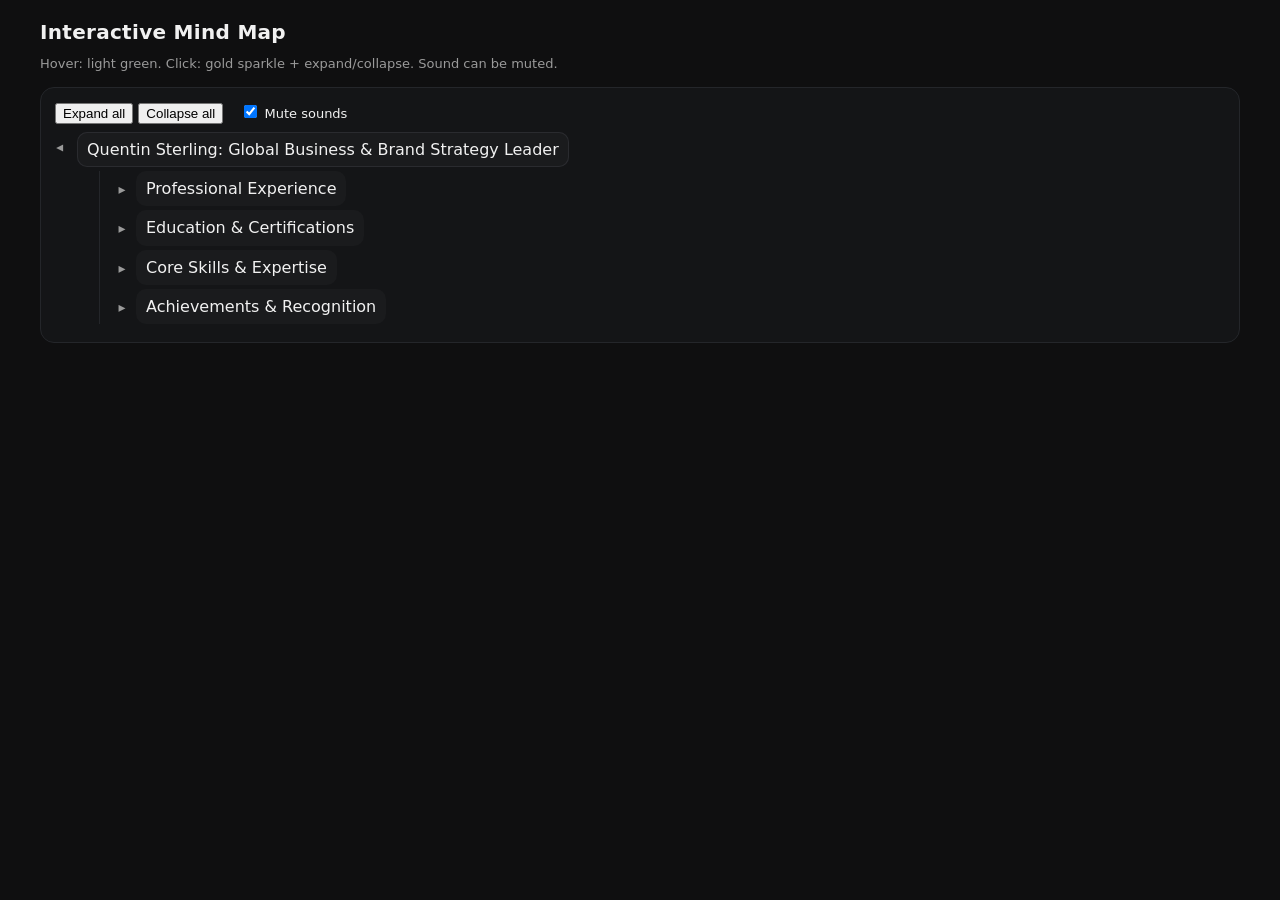
<file: mindmap_embed.html>
<!DOCTYPE html>
<html lang="en">
<head>
<meta charset="utf-8">
<meta name="viewport" content="width=device-width, initial-scale=1">
<title>Interactive Mind Map</title>
<style>
  :root {
    --bg: #0f0f10;
    --panel: #1a1b1d;
    --fg: #f1f1f1;
    --muted: #9a9a9a;
    --hover: #a7f3a0; /* light green */
    --gold: #ffd24a;
  }
  html, body {
    height: 100%;
    margin: 0;
    background: var(--bg);
    color: var(--fg);
    font-family: system-ui, -apple-system, Segoe UI, Roboto, Helvetica, Arial, sans-serif;
  }
  .wrap {
    max-width: 1200px;
    margin: 0 auto;
    padding: 20px 24px 40px;
  }
  h1 {
    font-size: 20px;
    margin: 0 0 12px;
    font-weight: 600;
    letter-spacing: .3px;
  }
  .legend {
    color: var(--muted);
    font-size: 13px;
    margin-bottom: 16px;
  }
  .tree {
    line-height: 1.45;
    user-select: none;
  }
  .node {
    position: relative;
    padding-left: 22px;
    margin: 4px 0;
  }
  .node > .label {
    display: inline-block;
    padding: 6px 10px;
    border-radius: 10px;
    background: var(--panel);
    color: var(--fg);
    transition: background .15s ease, color .15s ease, box-shadow .2s ease;
    box-shadow: 0 0 0 rgba(0,0,0,0);
  }
  .node > .label:hover {
    background: #202922;
    color: var(--hover);
  }
  .node.expanded > .label {
    box-shadow: 0 0 0 1px #2a2b2f inset;
  }
  /* caret */
  .node > .caret {
    position: absolute;
    left: 0;
    top: 8px;
    width: 16px;
    height: 16px;
    display: inline-grid;
    place-items: center;
    font-size: 14px;
    color: var(--muted);
    transition: transform .15s ease, color .2s ease;
  }
  .node:hover > .caret { color: var(--hover); }
  .node.expanded > .caret { transform: rotate(90deg); }
  .children {
    margin-left: 22px;
    border-left: 1px solid #24262a;
    padding-left: 14px;
  }
  .hidden { display: none; }

  /* Gold sparkle effect */
  .spark {
    position: absolute;
    width: 6px; height: 6px;
    background: radial-gradient(circle, var(--gold), #b88700 60%, transparent 70%);
    border-radius: 50%;
    pointer-events: none;
    animation: pop .6s ease-out forwards;
    filter: drop-shadow(0 0 4px var(--gold)) drop-shadow(0 0 8px var(--gold));
  }
  @keyframes pop {
    0%   { transform: translate(var(--x,0), var(--y,0)) scale(.6); opacity: 1; }
    80%  { opacity: 1; }
    100% { transform: translate(calc(var(--x,0) * 3), calc(var(--y,0) * 3)) scale(0); opacity: 0; }
  }
  .golden {
    color: var(--gold) !important;
    text-shadow: 0 0 6px rgba(255,210,74,.9), 0 0 12px rgba(255,210,74,.5);
  }

  /* Make it responsive container */
  .panel {
    background: #141517;
    border: 1px solid #24262a;
    border-radius: 14px;
    padding: 14px;
  }
</style>
</head>
<body>
<div class="wrap">
  <h1>Interactive Mind Map</h1>
  <div class="legend">Hover: light green. Click: gold sparkle + expand/collapse. Sound can be muted.</div>
  <div class="panel">
    <div style="margin-bottom:8px;">
      <button id="expandAll">Expand all</button>
      <button id="collapseAll">Collapse all</button>
      <label style="margin-left:12px; font-size:13px;">
        <input type="checkbox" id="mute" checked> Mute sounds
      </label>
    </div>
    <div id="tree" class="tree" aria-label="Mind map tree"></div>
  </div>
</div>

<!-- sounds -->
<audio id="clickS" preload="auto" src="https://actions.google.com/sounds/v1/ui/click.ogg"></audio>
<audio id="twinkleS" preload="auto" src="https://actions.google.com/sounds/v1/cartoon/clang_and_wobble.ogg"></audio>

<script>
  // Inline JSON data (from your file)
  const DATA = {
  "name": "Quentin Sterling: Global Business & Brand Strategy Leader",
  "children": [
    {
      "name": "Professional Experience",
      "children": [
        {
          "name": "SterlingQ Consulting & Management LLC (2021–Present)",
          "children": [
            {
              "name": "Principal Consultant/Founder"
            },
            {
              "name": "Advised on Global Market Entry & Strategy"
            },
            {
              "name": "Built GTM Plans, Investor Decks, Cost Modeling"
            },
            {
              "name": "Managed SEO, Logos, Design, Economic Identity"
            },
            {
              "name": "Implemented Agile/Scrum Practices (Post-MBA)"
            },
            {
              "name": "Managed Cross-border Amazon Training"
            }
          ]
        },
        {
          "name": "Bata Tech (2020–2021)",
          "children": [
            {
              "name": "Brand Manager / Lead Creative"
            },
            {
              "name": "Published The Wallet Deal, Notorious (Author/2020)"
            },
            {
              "name": "Directed Global UA Creative Strategy"
            },
            {
              "name": "Managed $300K+ ad buys with Google/Spotify"
            },
            {
              "name": "Achieved 1M downloads (months), 1M Social Following"
            },
            {
              "name": "Led Strategic TikTok Partnership ($15M views)"
            },
            {
              "name": "Managed Influencer Outreach & Player Research"
            }
          ]
        },
        {
          "name": "Pathea Games (2016–2020)",
          "children": [
            {
              "name": "Senior Brand Manager"
            },
            {
              "name": "Managed Publishing, Sales & Marketing (7 Titles)"
            },
            {
              "name": "Grew My Time at Portia from 650K → 2M+ Steam Units (10M+ all platforms)"
            },
            {
              "name": "Led Kickstarter Campaign: Raised $534K in 26 days"
            },
            {
              "name": "Achieved Single Day Sales Record (120K units+ Steam)"
            },
            {
              "name": "Managed Localization, PR, Community"
            }
          ]
        },
        {
          "name": "Jiang Xunke Brand Management Co. (2011–2014)",
          "children": [
            {
              "name": "U.S. Market Manager / Global Account Manager"
            },
            {
              "name": "Led U.S. Market Entry Strategy (China Toy Brand)"
            },
            {
              "name": "Generated $15M in U.S. sales, 100M+ Global Sales"
            },
            {
              "name": "Trained Distributors & Countries (ex. Korea, India, EU, Japan, USA)"
            },
            {
              "name": "Developed International Contracts and Arbitration"
            },
            {
              "name": "Boosting Regional profit in some over 11 countries"
            }
          ]
        },
        {
          "name": "Entrepreneurial / Early Roles",
          "children": [
            {
              "name": "Blue Chip Cash (Start-up) Founder/Consultant Manager (2014–2017)"
            },
            {
              "name": "The American Red Cross Intern (2009–2010)"
            }
          ]
        }
      ]
    },
    {
      "name": "Education & Certifications",
      "children": [
        {
          "name": "Degrees",
          "children": [
            {
              "name": "Master of International Business (Chongqing University, 2016)"
            },
            {
              "name": "B.A. Communications (Pennsylvania State University, 2010)"
            },
            {
              "name": "B.A. Psychology (Drexel State University, 2010)"
            },
            {
              "name": "B.S. Graphic Information Technology (ASU, In Progress)"
            }
          ]
        },
        {
          "name": "Certifications",
          "children": [
            {
              "name": "Atlassian Agile PM Professional"
            },
            {
              "name": "Google UX Design"
            },
            {
              "name": "Google SEO"
            },
            {
              "name": "Game Design (Cal Arts)"
            },
            {
              "name": "Graphic Design (Cal Arts)"
            },
            {
              "name": "TEFL Certification"
            }
          ]
        }
      ]
    },
    {
      "name": "Core Skills & Expertise",
      "children": [
        {
          "name": "Business & Strategy",
          "children": [
            {
              "name": "International Business & Trade (U.S./China Import/Export)"
            },
            {
              "name": "Market Entry & Strategy Advisor (Cross-cultural)"
            },
            {
              "name": "Business Development & Sales Planning"
            },
            {
              "name": "Strategic Planning & Analysis (SWOT)"
            },
            {
              "name": "Contract Negotiation"
            }
          ]
        },
        {
          "name": "Branding & Marketing",
          "children": [
            {
              "name": "Brand Management & Development"
            },
            {
              "name": "Digital Marketing & Advertising"
            },
            {
              "name": "Content Creation & Copywriting"
            },
            {
              "name": "User Acquisition (UA/ASO)"
            },
            {
              "name": "Social Media (International & Chinese platforms)"
            }
          ]
        },
        {
          "name": "Leadership & Project Management",
          "children": [
            {
              "name": "Project Management (Agile/Scrum/ITC, CP)"
            },
            {
              "name": "Team Building & Leadership"
            },
            {
              "name": "Organizational Management & Training Systems"
            },
            {
              "name": "Event Planning & Execution"
            }
          ]
        },
        {
          "name": "Technical & Language",
          "children": [
            {
              "name": "Software: Microsoft Office, Photoshop, Premiere, Pro, Adobe XD"
            },
            {
              "name": "Development: C++, Python, React Native/Unreal (Basic)"
            },
            {
              "name": "Languages: English (Native), Mandarin (Proficient/Basic)"
            }
          ]
        }
      ]
    },
    {
      "name": "Achievements & Recognition",
      "children": [
        {
          "name": "Awards: Asia’s 101 Top Employee (2019)"
        },
        {
          "name": "Awards: EMF Man of the Year (Southwest China, 2018)"
        },
        {
          "name": "Awards: Fashion Contest Song by Juice Record"
        },
        {
          "name": "Community: U.S., China Work (ChongQin, Consulate 2014–Present)"
        },
        {
          "name": "Community Work: American Red Cross, Boys & Girls Club, Special Olympics"
        }
      ]
    }
  ]
};

  // Build tree DOM
  function makeNode(obj) {
    const nodeEl = document.createElement('div');
    nodeEl.className = 'node';

    const caret = document.createElement('div');
    caret.className = 'caret';
    caret.textContent = obj.children && obj.children.length ? '▸' : '•';
    nodeEl.appendChild(caret);

    const label = document.createElement('span');
    label.className = 'label';
    label.textContent = obj.name;
    nodeEl.appendChild(label);

    let childrenWrap = null;
    if (obj.children && obj.children.length) {
      childrenWrap = document.createElement('div');
      childrenWrap.className = 'children hidden';
      obj.children.forEach(c => childrenWrap.appendChild(makeNode(c)));
      nodeEl.appendChild(childrenWrap);
    }

    function play(id) {
      if (document.getElementById('mute').checked) return;
      const el = document.getElementById(id);
      try { el.currentTime = 0; el.play(); } catch (e) { /* ignore */ }
    }

    function sparkle(x, y) {
      for (let i=0; i<6; i++) {
        const s = document.createElement('div');
        s.className = 'spark';
        const angle = Math.random()*2*Math.PI;
        const dist = 8 + Math.random()*14;
        const dx = Math.cos(angle)*dist;
        const dy = Math.sin(angle)*dist;
        s.style.left = x+'px';
        s.style.top  = y+'px';
        s.style.setProperty('--x', dx+'px');
        s.style.setProperty('--y', dy+'px');
        document.body.appendChild(s);
        setTimeout(()=>s.remove(), 650);
      }
    }

    function toggle(expand) {
      if (!childrenWrap) return;
      const isHidden = childrenWrap.classList.contains('hidden');
      const willExpand = expand !== undefined ? expand : isHidden;
      if (willExpand) {
        childrenWrap.classList.remove('hidden');
        nodeEl.classList.add('expanded');
        caret.textContent = '▾';
      } else {
        childrenWrap.classList.add('hidden');
        nodeEl.classList.remove('expanded');
        caret.textContent = '▸';
      }
    }

    // clicking caret or label toggles
    const onClick = (e) => {
      e.stopPropagation();
      label.classList.add('golden');
      setTimeout(()=>label.classList.remove('golden'), 500);
      const rect = label.getBoundingClientRect();
      sparkle(rect.left + rect.width/2, rect.top + rect.height/2 + window.scrollY);
      play('clickS');
      play('twinkleS');
      toggle();
    };
    label.addEventListener('click', onClick);
    caret.addEventListener('click', onClick);

    // keyboard a11y
    label.tabIndex = 0;
    label.addEventListener('keydown', (e)=>{
      if (e.key === 'Enter' || e.key === ' ') { onClick(e); }
    });

    return nodeEl;
  }

  function render(rootObj) {
    const treeEl = document.getElementById('tree');
    treeEl.innerHTML = '';
    const root = makeNode(rootObj);
    // open top-level by default
    root.querySelector('.children')?.classList.remove('hidden');
    root.classList.add('expanded');
    root.querySelector('.caret').textContent = '▾';
    treeEl.appendChild(root);
  }

  render(DATA);

  // Expand / Collapse controls
  document.getElementById('expandAll').onclick = () => {
    document.querySelectorAll('.children').forEach(c => c.classList.remove('hidden'));
    document.querySelectorAll('.node').forEach(n => n.classList.add('expanded'));
    document.querySelectorAll('.caret').forEach(c => c.textContent = '▾');
  };
  document.getElementById('collapseAll').onclick = () => {
    document.querySelectorAll('.children').forEach((c, i) => { if (i!==0) c.classList.add('hidden'); });
    document.querySelectorAll('.node').forEach((n, i) => { if (i!==0) n.classList.remove('expanded'); });
    document.querySelectorAll('.caret').forEach((c, i) => { c.textContent = i===0 ? '▾' : '▸'; });
  };
</script>
</body>
</html>
</file>
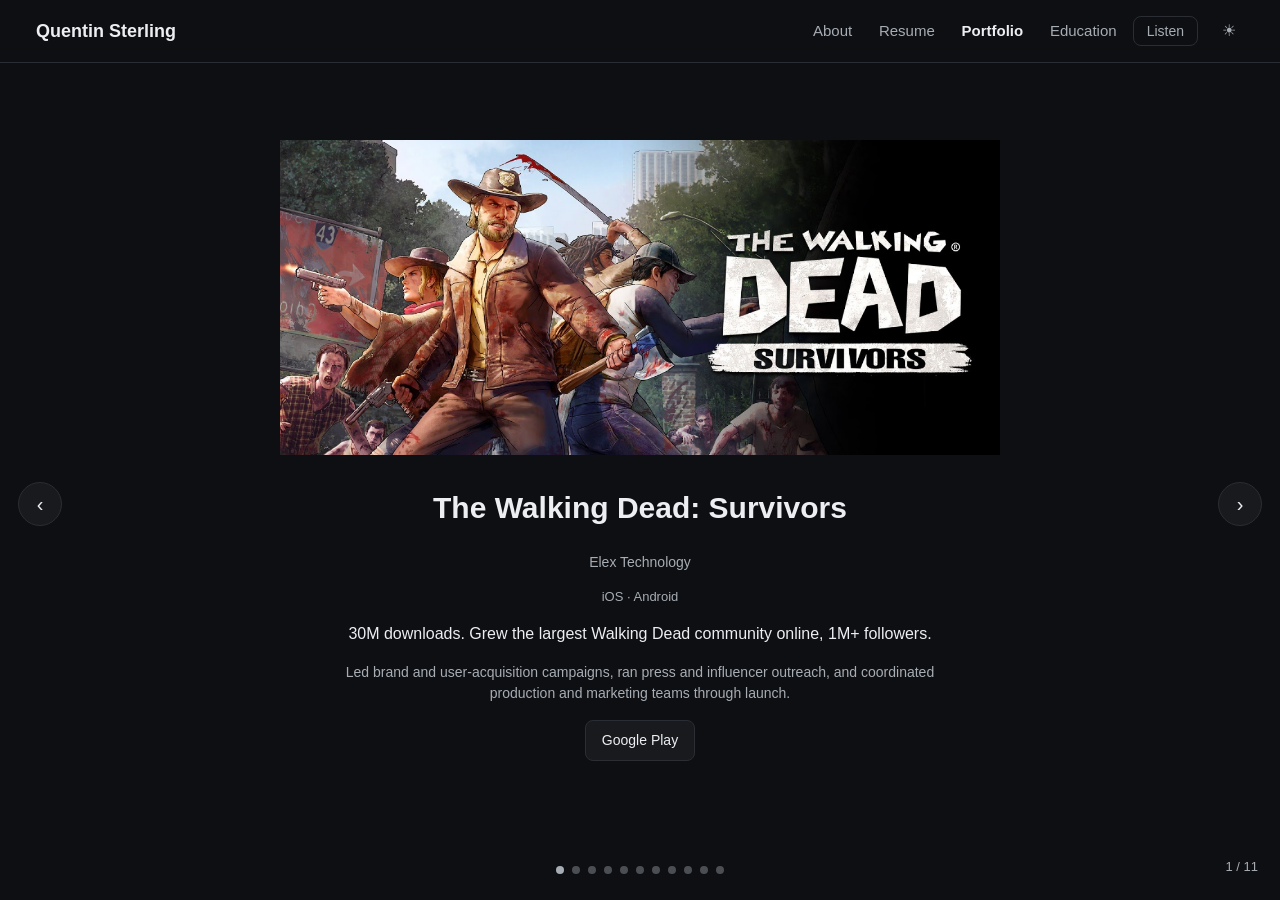
<file: portfolio.html>
<!DOCTYPE html>
<html lang="en">
<head>
<meta charset="UTF-8">
<meta name="viewport" content="width=device-width, initial-scale=1.0">
<title>Quentin Sterling | Portfolio</title>
<script>try{var d=document.documentElement;if(localStorage.qsTheme)d.setAttribute('data-theme',localStorage.qsTheme);}catch(e){}</script>
<link rel="stylesheet" href="site.css">
<style>
  html,body{height:100%;}
  body{overflow:hidden;display:flex;flex-direction:column;}
  .stage{flex:1;position:relative;min-height:0;}
  .track{display:flex;height:100%;transition:transform .4s ease;}
  .slide{min-width:100%;height:100%;display:flex;flex-direction:column;align-items:center;justify-content:center;padding:26px 24px 88px;overflow:auto;}
  .art{flex:none;display:flex;justify-content:center;width:100%;margin-bottom:10px;}
  .art img{max-width:min(720px,90vw);max-height:42vh;width:auto;height:auto;display:block;}
  .body{width:min(640px,92vw);text-align:center;}
  .title{font-weight:700;font-size:clamp(22px,4vw,30px);line-height:1.2;}
  .studio{color:var(--muted);font-size:14px;margin-top:7px;}
  .meta{color:var(--muted);font-size:13px;margin-top:3px;}
  .stat{font-size:16px;line-height:1.5;color:var(--ink);margin-top:14px;}
  .role{font-size:14px;line-height:1.5;color:var(--muted);margin-top:7px;}
  .links{margin-top:16px;display:flex;gap:10px;justify-content:center;flex-wrap:wrap;}
  .links a{border:1px solid var(--hair);border-radius:8px;padding:8px 16px;font-size:14px;color:var(--ink);background:var(--card);}
  .links a:hover{border-color:var(--accent);color:var(--accent);text-decoration:none;}
  .arrow{position:fixed;top:56%;transform:translateY(-50%);z-index:15;width:44px;height:44px;border-radius:50%;border:1px solid var(--hair);background:var(--card);color:var(--ink);font-size:20px;cursor:pointer;display:flex;align-items:center;justify-content:center;}
  .arrow:hover{border-color:var(--accent);}
  .arrow.prev{left:18px;}.arrow.next{right:18px;}
  .dots{position:fixed;left:0;right:0;bottom:26px;z-index:15;display:flex;gap:8px;justify-content:center;flex-wrap:wrap;padding:0 12px;}
  .dot{width:8px;height:8px;border-radius:50%;background:var(--muted);opacity:.4;border:none;cursor:pointer;padding:0;}
  .dot.active{opacity:1;}
  .counter{position:fixed;bottom:22px;right:22px;z-index:15;font-size:13px;color:var(--muted);}
  @media (max-width:640px){.arrow{display:none;}.art img{max-height:32vh;}}
</style>
</head>
<body>

  <header class="site-header">
    <a class="brand" href="index.html">Quentin Sterling</a>
    <div class="right">
      <nav class="site-nav">
        <a href="index.html">About</a>
        <a href="resume.html">Resume</a>
        <a href="portfolio.html" class="here">Portfolio</a>
        <a href="education.html">Education</a>
      </nav>
      <button class="listen" id="playBtn" data-src="audio/portfolio.mp3" type="button">Listen</button>
      <button class="icon-btn" id="themeBtn" type="button" title="Light or dark" aria-label="Toggle light or dark mode">☀</button>
    </div>
  </header>

  <div class="stage">
    <div class="track" id="track">

      <div class="slide">
        <div class="art"><img src="img/twd.png" alt="The Walking Dead: Survivors"></div>
        <div class="body">
          <h2 class="title">The Walking Dead: Survivors</h2>
          <p class="studio">Elex Technology</p>
          <p class="meta">iOS · Android</p>
          <p class="stat">30M downloads. Grew the largest Walking Dead community online, 1M+ followers.</p>
          <p class="role">Led brand and user-acquisition campaigns, ran press and influencer outreach, and coordinated production and marketing teams through launch.</p>
          <div class="links"><a href="https://play.google.com/store/apps/details?id=com.elex.twdsaw.gp" target="_blank" rel="noopener">Google Play</a></div>
        </div>
      </div>

      <div class="slide">
        <div class="art"><img src="img/portia.jpg" alt="My Time at Portia"></div>
        <div class="body">
          <h2 class="title">My Time at Portia</h2>
          <p class="studio">Pathea Games</p>
          <p class="meta">PC · PlayStation · Xbox · Switch · Mobile</p>
          <p class="stat">10M+ units sold across all platforms.</p>
          <p class="role">Owned publishing and go-to-market, negotiated platform deals, and coordinated dev, art, and marketing through launch.</p>
          <div class="links"><a href="https://store.steampowered.com/app/666140/My_Time_at_Portia/" target="_blank" rel="noopener">Steam</a></div>
        </div>
      </div>

      <div class="slide">
        <div class="art"><img src="img/sandrock.jpg" alt="My Time at Sandrock"></div>
        <div class="body">
          <h2 class="title">My Time at Sandrock</h2>
          <p class="studio">Pathea Games</p>
          <p class="meta">PC · PlayStation · Xbox · Switch</p>
          <p class="stat">Planned and coordinated the production and creative pipeline through a multi-platform launch.</p>
          <p class="role">Project and asset planning, team scheduling, and creative problem-solving with the writers on characters and story beats.</p>
          <div class="links"><a href="https://store.steampowered.com/app/1084600/My_Time_at_Sandrock/" target="_blank" rel="noopener">Steam</a></div>
        </div>
      </div>

      <div class="slide">
        <div class="art"><img src="img/sandrock-kickstarter.jpg" alt="My Time at Sandrock Kickstarter"></div>
        <div class="body">
          <h2 class="title">My Time at Sandrock: Kickstarter</h2>
          <p class="studio">Pathea Games</p>
          <p class="meta">Crowdfunding campaign</p>
          <p class="stat">Raised over $534K. Hit the $100K goal in under 24 hours.</p>
          <p class="role">Built the campaign strategy and marketing plan, set rewards and positioning, and ran press and influencer outreach.</p>
          <div class="links"><a href="https://www.kickstarter.com/projects/mtae/my-time-at-sandrock-us" target="_blank" rel="noopener">Kickstarter</a></div>
        </div>
      </div>

      <div class="slide">
        <div class="art"><img src="img/clash.jpg" alt="Clash of Kings"></div>
        <div class="body">
          <h2 class="title">Clash of Kings</h2>
          <p class="studio">Elex Technology</p>
          <p class="meta">iOS · Android</p>
          <p class="stat">Support role on a global hit with 100M+ players.</p>
          <p class="role">User research, UX feedback, store-page optimization, and audience positioning.</p>
          <div class="links"><a href="https://play.google.com/store/apps/details?id=com.hcg.cok.gp" target="_blank" rel="noopener">Google Play</a></div>
        </div>
      </div>

      <div class="slide">
        <div class="art"><img src="img/everforward.jpg" alt="Ever Forward"></div>
        <div class="body">
          <h2 class="title">Ever Forward</h2>
          <p class="studio">Pathea Games</p>
          <p class="meta">PC · PlayStation · Xbox · Switch</p>
          <p class="stat">40,000+ units at launch. "Very Positive" on Steam.</p>
          <p class="role">Launch and store-page planning, brand and community, and publishing coordination.</p>
          <div class="links"><a href="https://store.steampowered.com/app/1220370/Ever_Forward/" target="_blank" rel="noopener">Steam</a></div>
        </div>
      </div>

      <div class="slide">
        <div class="art"><img src="img/superball.jpg" alt="Superball"></div>
        <div class="body">
          <h2 class="title">Superball</h2>
          <p class="studio">Pathea Games</p>
          <p class="meta">PC · Free-to-play · 3v3 action</p>
          <p class="stat">A published free-to-play title. Helped define market fit and product direction.</p>
          <p class="role">User-journey mapping, creative asset feedback, and audience targeting.</p>
          <div class="links"><a href="https://store.steampowered.com/app/1059110/Superball/" target="_blank" rel="noopener">Steam</a></div>
        </div>
      </div>

      <div class="slide">
        <div class="art"><img src="img/flyandshadow.png" alt="Fly and Shadow"></div>
        <div class="body">
          <h2 class="title">Fly and Shadow</h2>
          <p class="studio">7th Life Studios</p>
          <p class="meta">PC · Endless runner</p>
          <p class="stat">An original endless runner set in the world of Drury, currently in development.</p>
          <p class="role">Concept, design, and production across the whole project.</p>
          <div class="links">
            <a href="https://store.steampowered.com/app/4095320/Fly_and_Shadow/" target="_blank" rel="noopener">Wishlist on Steam</a>
            <a href="https://qsterling1.github.io/FlyShadowLandingPage/" target="_blank" rel="noopener">Landing page</a>
          </div>
        </div>
      </div>

      <div class="slide">
        <div class="art"><img src="img/aitrainer.png" alt="AI Trainer"></div>
        <div class="body">
          <h2 class="title">AI Trainer</h2>
          <p class="studio">7th Life Studios</p>
          <p class="meta">Pixel-art · Turn-based bot battle</p>
          <p class="stat">Train and battle a bot in a turn-based fight, learning real AI and computing concepts through play.</p>
          <p class="role">Concept, game design, and production across art, systems, and build.</p>
          <div class="links"><a href="https://qsterling1.github.io/Project_BotPop/" target="_blank" rel="noopener">Play it</a></div>
        </div>
      </div>

      <div class="slide">
        <div class="art"><img src="img/baijiu.jpg" alt="What Is Baijiu?"></div>
        <div class="body">
          <h2 class="title">What Is Baijiu?</h2>
          <p class="studio">Self-published</p>
          <p class="meta">Author</p>
          <p class="stat">A complete guide to Chinese baijiu, its culture, and 50 original cocktail recipes.</p>
          <p class="role">Author, design, and self-publishing across 10+ platforms.</p>
          <div class="links"><a href="https://www.amazon.com/Baijiu-Definition-What-Arlo-Sterling/dp/B0CJ4FY6J9" target="_blank" rel="noopener">Amazon</a></div>
        </div>
      </div>

      <div class="slide">
        <div class="art"><img src="img/ytpbro.jpg" alt="You're the Problem, Bro"></div>
        <div class="body">
          <h2 class="title">You're the Problem, Bro</h2>
          <p class="studio">Self-published</p>
          <p class="meta">Author</p>
          <p class="stat">A direct, evidence-based guide answering the questions men actually search for.</p>
          <p class="role">Author, design, and publishing.</p>
          <div class="links"><a href="https://www.amazon.com/Youre-Problem-Bro-Without-Responsibility/dp/B0FK3WLJTS" target="_blank" rel="noopener">Amazon</a></div>
        </div>
      </div>

    </div>

    <button class="arrow prev" id="prev" aria-label="Previous">&#8249;</button>
    <button class="arrow next" id="next" aria-label="Next">&#8250;</button>
    <div class="dots" id="dots"></div>
    <div class="counter" id="counter"></div>
  </div>

<script>
  (function(){
    var track=document.getElementById('track');
    var total=track.children.length;
    var i=0;
    var dotsWrap=document.getElementById('dots');
    for(var dd=0;dd<total;dd++){
      var b=document.createElement('button');b.className='dot';b.setAttribute('aria-label','Go to item '+(dd+1));
      (function(idx){b.addEventListener('click',function(){go(idx);});})(dd);
      dotsWrap.appendChild(b);
    }
    var dots=dotsWrap.children;
    var counter=document.getElementById('counter');
    function render(){
      track.style.transform='translateX('+(-i*100)+'%)';
      for(var k=0;k<total;k++){dots[k].className='dot'+(k===i?' active':'');}
      counter.textContent=(i+1)+' / '+total;
    }
    function go(n){i=(n+total)%total;render();}
    function next(){go(i+1);}function prev(){go(i-1);}
    document.getElementById('next').addEventListener('click',next);
    document.getElementById('prev').addEventListener('click',prev);
    document.addEventListener('keydown',function(e){if(e.key==='ArrowRight')next();if(e.key==='ArrowLeft')prev();});
    var x0=null;
    track.addEventListener('touchstart',function(e){x0=e.touches[0].clientX;},{passive:true});
    track.addEventListener('touchend',function(e){if(x0===null)return;var dx=e.changedTouches[0].clientX-x0;if(Math.abs(dx)>45){dx<0?next():prev();}x0=null;},{passive:true});
    render();
  })();
</script>
<script src="site.js"></script>
</body>
</html>
</file>
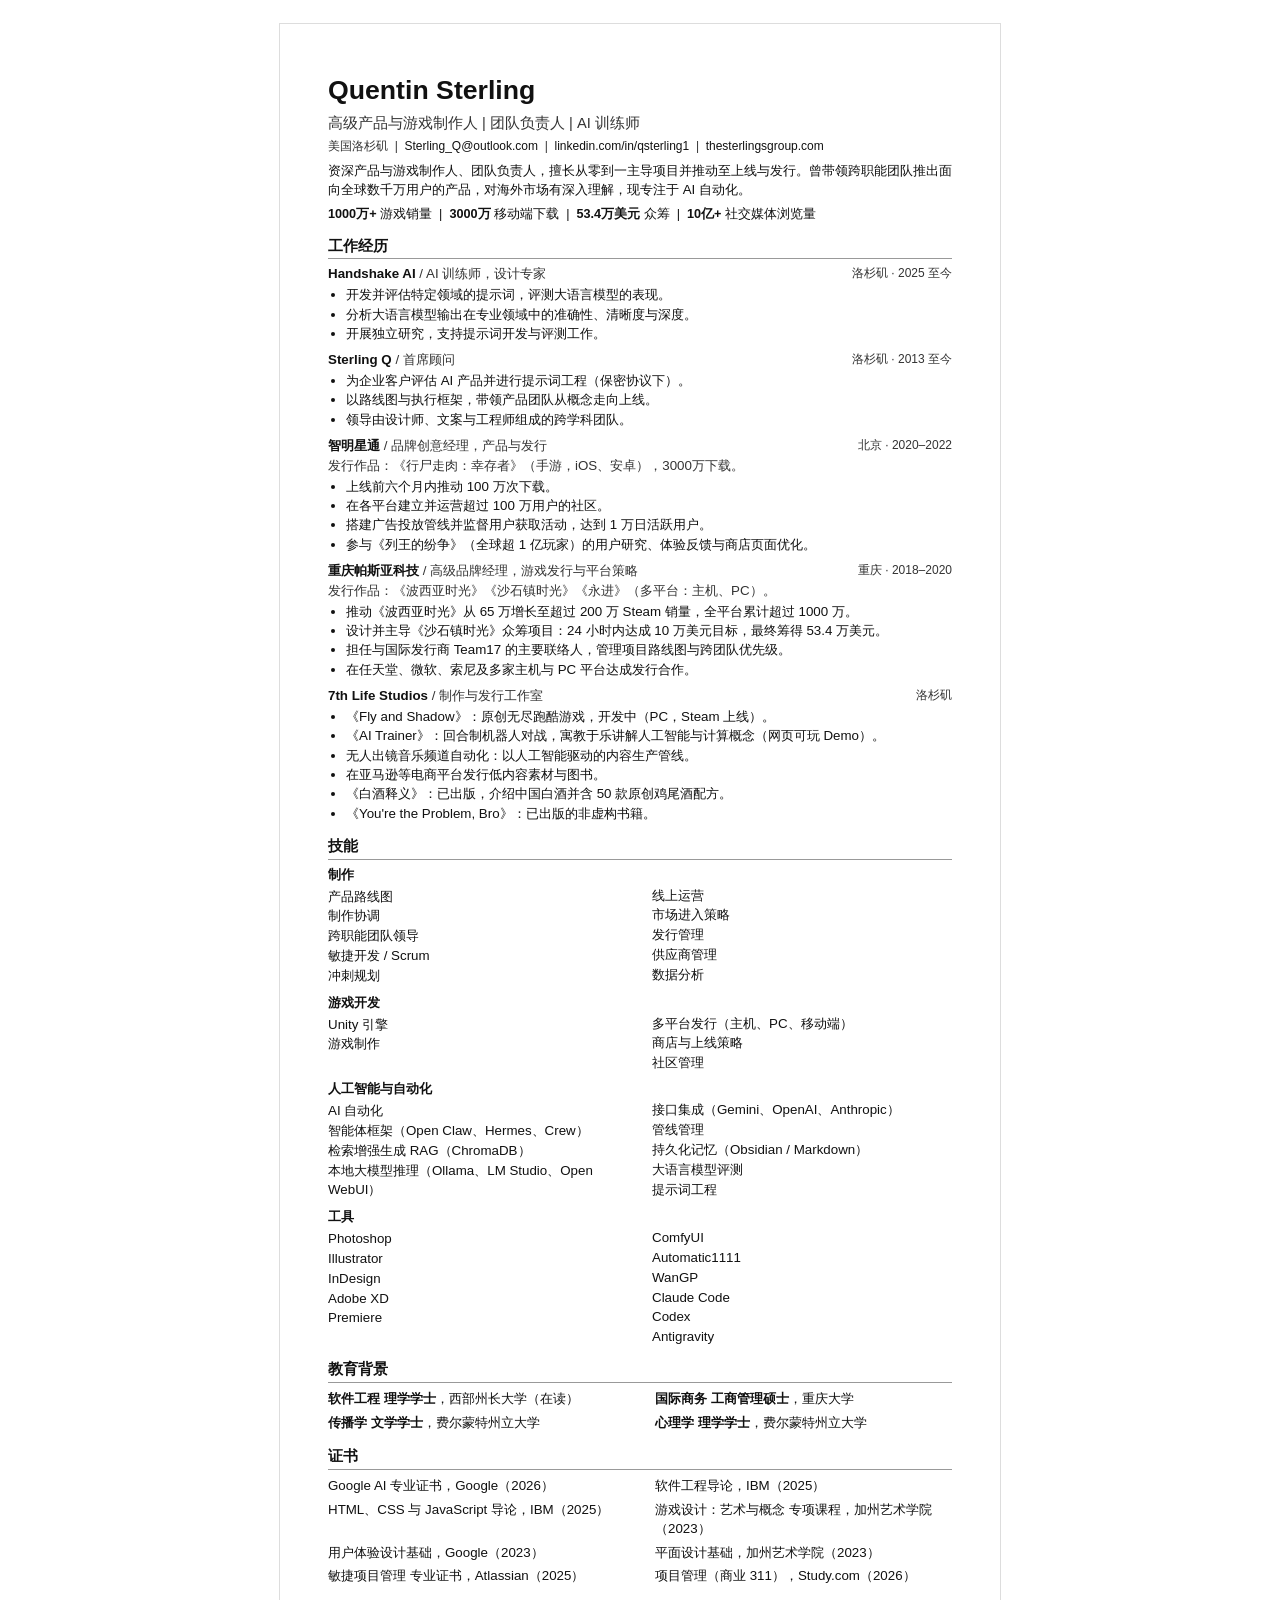
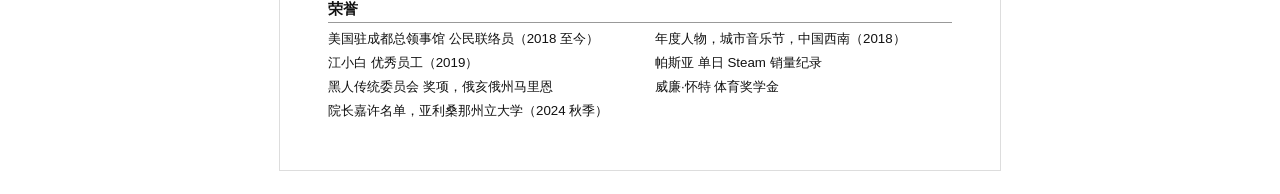
<file: resume-print-zh.html>
<!DOCTYPE html>
<html lang="zh-CN">
<head>
<meta charset="UTF-8">
<meta name="viewport" content="width=device-width, initial-scale=1.0">
<title>Quentin Sterling | 简历</title>
<style>
  @page { size: letter; margin: 0.5in; }
  * { box-sizing: border-box; }
  body {
    margin: 0; color: #111; background: #fff;
    font-family: "Microsoft YaHei", "PingFang SC", "Noto Sans SC", "Segoe UI", Roboto, Helvetica, Arial, sans-serif;
    font-size: 10pt; line-height: 1.42;
  }
  .sheet { max-width: 7.5in; margin: 0 auto; padding: 0; }
  h1 { font-size: 20pt; margin: 0; }
  .role { font-size: 11pt; color: #333; margin: 3px 0 4px; }
  .contact { font-size: 9pt; color: #333; }
  .contact a { color: #111; text-decoration: none; }
  .summary { margin: 7px 0 0; }
  .hl { margin: 6px 0 0; font-size: 9.5pt; }
  .hl b { font-weight: 700; }
  h2 { font-size: 11pt; border-bottom: 1px solid #999; padding-bottom: 2px; margin: 12px 0 6px; font-weight: 700; }
  .job { margin-bottom: 7px; }
  .job .line1 { display: flex; justify-content: space-between; }
  .job .t { font-weight: 700; }
  .job .t .r { font-weight: 400; color: #333; }
  .job .when { color: #333; white-space: nowrap; font-size: 9pt; }
  .job .ship { margin: 1px 0; color: #333; }
  ul { margin: 2px 0 0; padding-left: 18px; }
  li { margin: 0.5px 0; }
  .skillcat { margin-bottom: 7px; }
  .sk-label { font-weight: 700; margin-bottom: 2px; }
  .sk-cols { column-width: 2.2in; column-gap: 24px; }
  .sk-cols div { break-inside: avoid; margin: 1px 0; }
  .two { display: grid; grid-template-columns: 1fr 1fr; gap: 3px 30px; }
  .row { margin: 1px 0; }
  .row b { font-weight: 700; }
  .page2 { break-before: page; }
  @media screen { body { padding: 24px; } .sheet { box-shadow: 0 0 0 1px #ddd; padding: 0.5in; } }
</style>
</head>
<body>
<div class="sheet">

  <header>
    <h1>Quentin Sterling</h1>
    <div class="role">高级产品与游戏制作人 | 团队负责人 | AI 训练师</div>
    <div class="contact">美国洛杉矶 &nbsp;|&nbsp; <a href="mailto:Sterling_Q@outlook.com">Sterling_Q@outlook.com</a> &nbsp;|&nbsp; <a href="https://www.linkedin.com/in/qsterling1">linkedin.com/in/qsterling1</a> &nbsp;|&nbsp; <a href="https://www.thesterlingsgroup.com">thesterlingsgroup.com</a></div>
  </header>

  <p class="summary">资深产品与游戏制作人、团队负责人，擅长从零到一主导项目并推动至上线与发行。曾带领跨职能团队推出面向全球数千万用户的产品，对海外市场有深入理解，现专注于 AI 自动化。</p>

  <p class="hl"><b>1000万+</b> 游戏销量 &nbsp;|&nbsp; <b>3000万</b> 移动端下载 &nbsp;|&nbsp; <b>53.4万美元</b> 众筹 &nbsp;|&nbsp; <b>10亿+</b> 社交媒体浏览量</p>

  <h2>工作经历</h2>

  <div class="job">
    <div class="line1"><div class="t">Handshake AI <span class="r">/ AI 训练师，设计专家</span></div><div class="when">洛杉矶 · 2025 至今</div></div>
    <ul>
      <li>开发并评估特定领域的提示词，评测大语言模型的表现。</li>
      <li>分析大语言模型输出在专业领域中的准确性、清晰度与深度。</li>
      <li>开展独立研究，支持提示词开发与评测工作。</li>
    </ul>
  </div>

  <div class="job">
    <div class="line1"><div class="t">Sterling Q <span class="r">/ 首席顾问</span></div><div class="when">洛杉矶 · 2013 至今</div></div>
    <ul>
      <li>为企业客户评估 AI 产品并进行提示词工程（保密协议下）。</li>
      <li>以路线图与执行框架，带领产品团队从概念走向上线。</li>
      <li>领导由设计师、文案与工程师组成的跨学科团队。</li>
    </ul>
  </div>

  <div class="job">
    <div class="line1"><div class="t">智明星通 <span class="r">/ 品牌创意经理，产品与发行</span></div><div class="when">北京 · 2020–2022</div></div>
    <div class="ship">发行作品：《行尸走肉：幸存者》（手游，iOS、安卓），3000万下载。</div>
    <ul>
      <li>上线前六个月内推动 100 万次下载。</li>
      <li>在各平台建立并运营超过 100 万用户的社区。</li>
      <li>搭建广告投放管线并监督用户获取活动，达到 1 万日活跃用户。</li>
      <li>参与《列王的纷争》（全球超 1 亿玩家）的用户研究、体验反馈与商店页面优化。</li>
    </ul>
  </div>

  <div class="job">
    <div class="line1"><div class="t">重庆帕斯亚科技 <span class="r">/ 高级品牌经理，游戏发行与平台策略</span></div><div class="when">重庆 · 2018–2020</div></div>
    <div class="ship">发行作品：《波西亚时光》《沙石镇时光》《永进》（多平台：主机、PC）。</div>
    <ul>
      <li>推动《波西亚时光》从 65 万增长至超过 200 万 Steam 销量，全平台累计超过 1000 万。</li>
      <li>设计并主导《沙石镇时光》众筹项目：24 小时内达成 10 万美元目标，最终筹得 53.4 万美元。</li>
      <li>担任与国际发行商 Team17 的主要联络人，管理项目路线图与跨团队优先级。</li>
      <li>在任天堂、微软、索尼及多家主机与 PC 平台达成发行合作。</li>
    </ul>
  </div>

  <div class="job">
    <div class="line1"><div class="t">7th Life Studios <span class="r">/ 制作与发行工作室</span></div><div class="when">洛杉矶</div></div>
    <ul>
      <li>《Fly and Shadow》：原创无尽跑酷游戏，开发中（PC，Steam 上线）。</li>
      <li>《AI Trainer》：回合制机器人对战，寓教于乐讲解人工智能与计算概念（网页可玩 Demo）。</li>
      <li>无人出镜音乐频道自动化：以人工智能驱动的内容生产管线。</li>
      <li>在亚马逊等电商平台发行低内容素材与图书。</li>
      <li>《白酒释义》：已出版，介绍中国白酒并含 50 款原创鸡尾酒配方。</li>
      <li>《You're the Problem, Bro》：已出版的非虚构书籍。</li>
    </ul>
  </div>

  <div class="page2">
    <h2>技能</h2>

    <div class="skillcat">
      <div class="sk-label">制作</div>
      <div class="sk-cols">
        <div>产品路线图</div>
        <div>制作协调</div>
        <div>跨职能团队领导</div>
        <div>敏捷开发 / Scrum</div>
        <div>冲刺规划</div>
        <div>线上运营</div>
        <div>市场进入策略</div>
        <div>发行管理</div>
        <div>供应商管理</div>
        <div>数据分析</div>
      </div>
    </div>

    <div class="skillcat">
      <div class="sk-label">游戏开发</div>
      <div class="sk-cols">
        <div>Unity 引擎</div>
        <div>游戏制作</div>
        <div>多平台发行（主机、PC、移动端）</div>
        <div>商店与上线策略</div>
        <div>社区管理</div>
      </div>
    </div>

    <div class="skillcat">
      <div class="sk-label">人工智能与自动化</div>
      <div class="sk-cols">
        <div>AI 自动化</div>
        <div>智能体框架（Open Claw、Hermes、Crew）</div>
        <div>检索增强生成 RAG（ChromaDB）</div>
        <div>本地大模型推理（Ollama、LM Studio、Open WebUI）</div>
        <div>接口集成（Gemini、OpenAI、Anthropic）</div>
        <div>管线管理</div>
        <div>持久化记忆（Obsidian / Markdown）</div>
        <div>大语言模型评测</div>
        <div>提示词工程</div>
      </div>
    </div>

    <div class="skillcat">
      <div class="sk-label">工具</div>
      <div class="sk-cols">
        <div>Photoshop</div>
        <div>Illustrator</div>
        <div>InDesign</div>
        <div>Adobe XD</div>
        <div>Premiere</div>
        <div>ComfyUI</div>
        <div>Automatic1111</div>
        <div>WanGP</div>
        <div>Claude Code</div>
        <div>Codex</div>
        <div>Antigravity</div>
      </div>
    </div>

    <h2>教育背景</h2>
    <div class="two">
      <div class="row"><b>软件工程 理学学士</b>，西部州长大学（在读）</div>
      <div class="row"><b>国际商务 工商管理硕士</b>，重庆大学</div>
      <div class="row"><b>传播学 文学学士</b>，费尔蒙特州立大学</div>
      <div class="row"><b>心理学 理学学士</b>，费尔蒙特州立大学</div>
    </div>

    <h2>证书</h2>
    <div class="two">
      <div class="row">Google AI 专业证书，Google（2026）</div>
      <div class="row">软件工程导论，IBM（2025）</div>
      <div class="row">HTML、CSS 与 JavaScript 导论，IBM（2025）</div>
      <div class="row">游戏设计：艺术与概念 专项课程，加州艺术学院（2023）</div>
      <div class="row">用户体验设计基础，Google（2023）</div>
      <div class="row">平面设计基础，加州艺术学院（2023）</div>
      <div class="row">敏捷项目管理 专业证书，Atlassian（2025）</div>
      <div class="row">项目管理（商业 311），Study.com（2026）</div>
    </div>

    <h2>荣誉</h2>
    <div class="two">
      <div class="row">美国驻成都总领事馆 公民联络员（2018 至今）</div>
      <div class="row">年度人物，城市音乐节，中国西南（2018）</div>
      <div class="row">江小白 优秀员工（2019）</div>
      <div class="row">帕斯亚 单日 Steam 销量纪录</div>
      <div class="row">黑人传统委员会 奖项，俄亥俄州马里恩</div>
      <div class="row">威廉·怀特 体育奖学金</div>
      <div class="row">院长嘉许名单，亚利桑那州立大学（2024 秋季）</div>
    </div>
  </div>

</div>
</body>
</html>
</file>
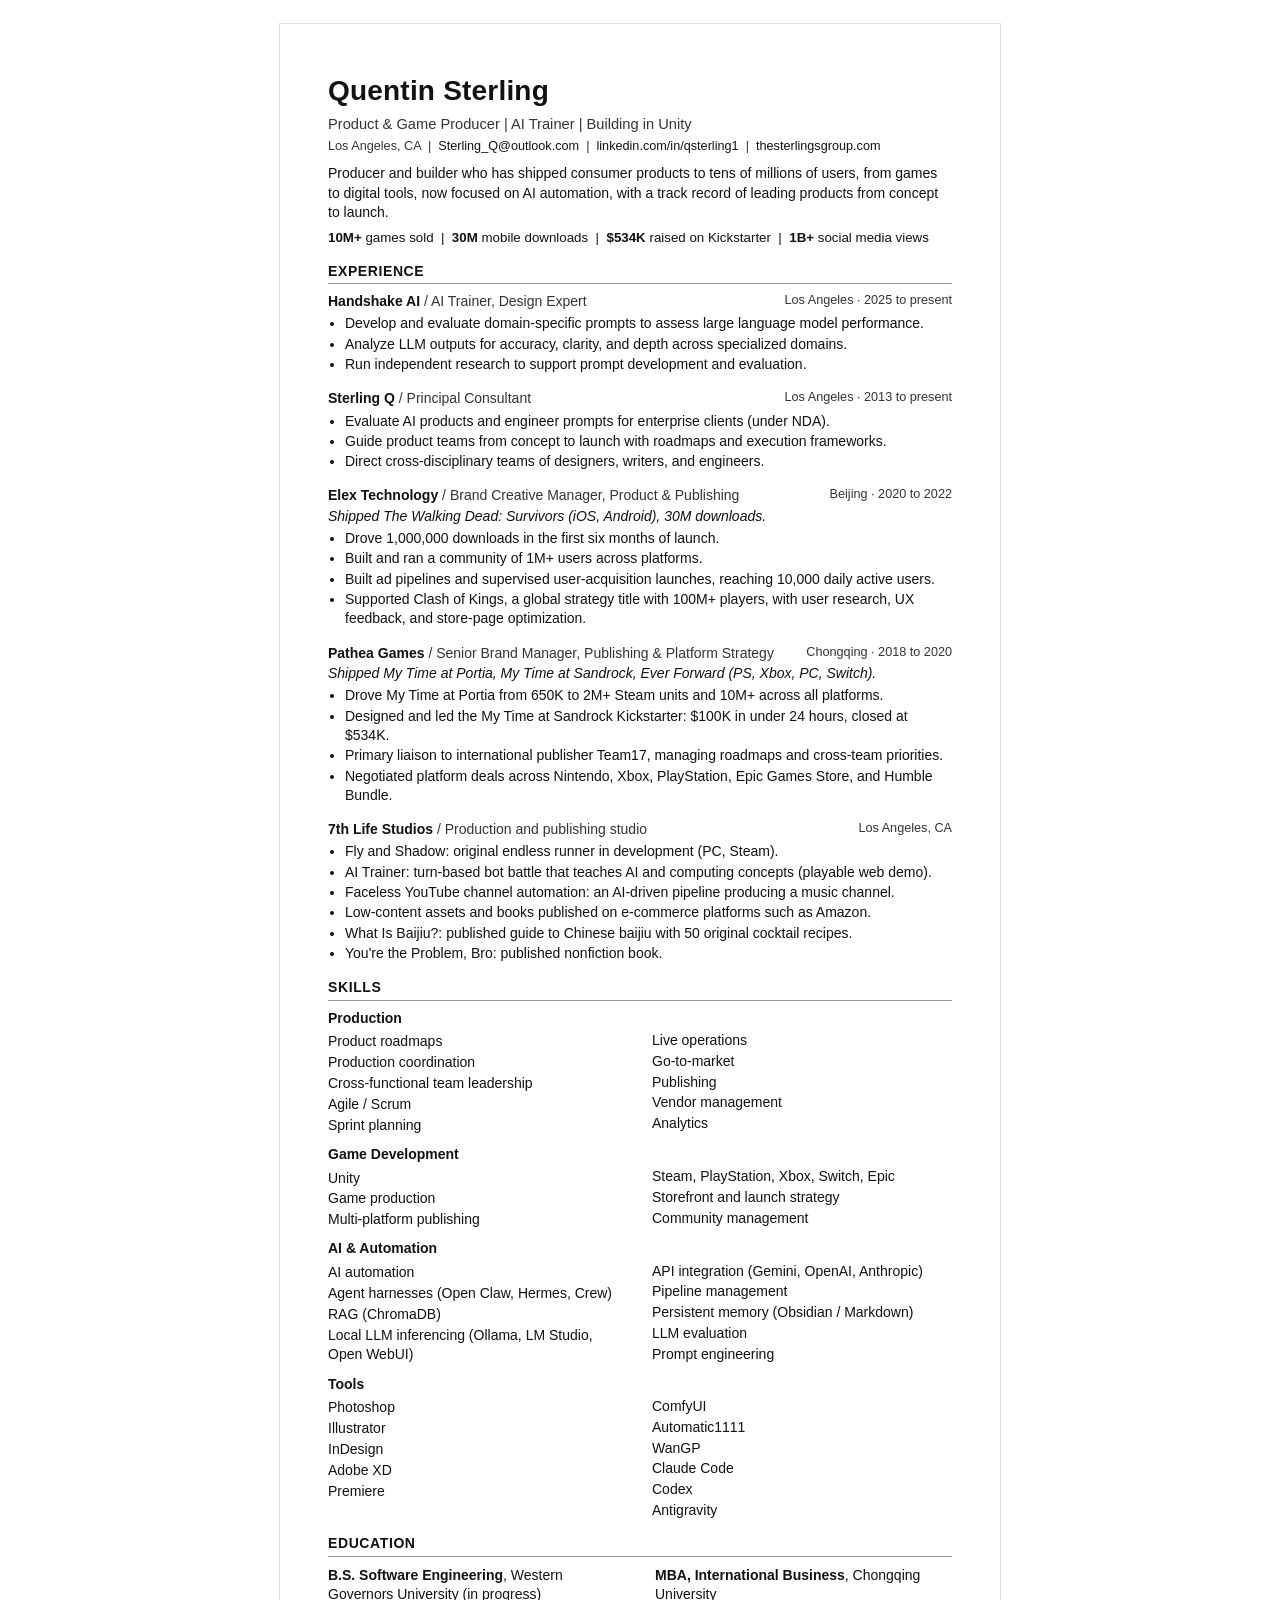
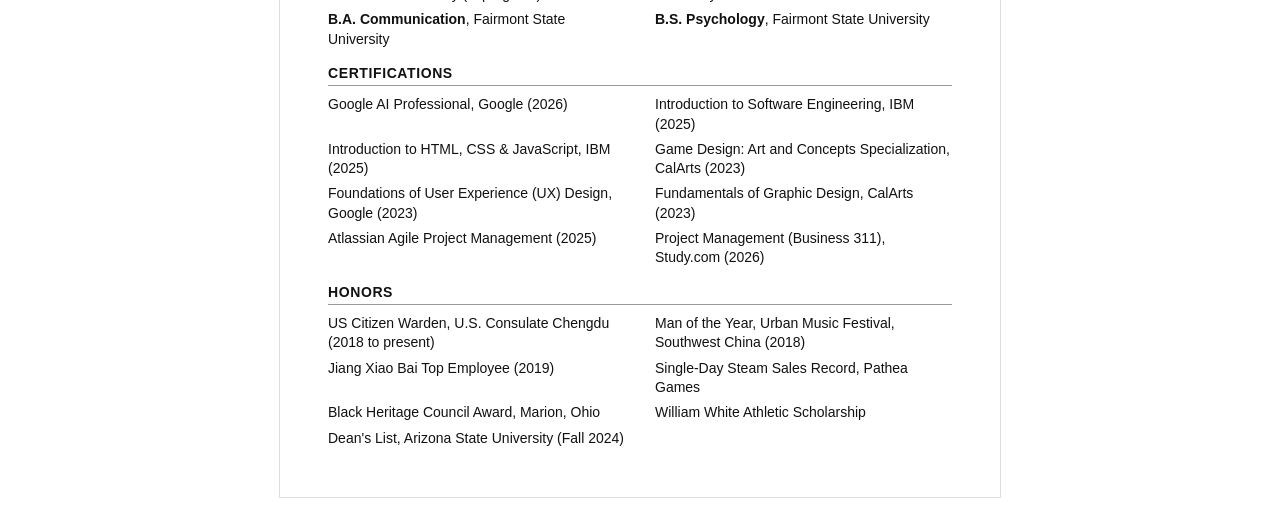
<file: resume-print.html>
<!DOCTYPE html>
<html lang="en">
<head>
<meta charset="UTF-8">
<meta name="viewport" content="width=device-width, initial-scale=1.0">
<title>Quentin Sterling | Resume</title>
<style>
  @page { size: letter; margin: 0.5in; }
  * { box-sizing: border-box; }
  body {
    margin: 0; color: #111; background: #fff;
    font-family: -apple-system, "Segoe UI", Roboto, Helvetica, Arial, sans-serif;
    font-size: 10.5pt; line-height: 1.38;
  }
  .sheet { max-width: 7.5in; margin: 0 auto; padding: 0; }
  h1 { font-size: 21pt; margin: 0; letter-spacing: .2px; }
  .role { font-size: 11pt; color: #333; margin: 3px 0 4px; }
  .contact { font-size: 9.5pt; color: #333; }
  .contact a { color: #111; text-decoration: none; }
  .summary { margin: 9px 0 0; }
  .hl { margin: 7px 0 0; font-size: 10pt; }
  .hl b { font-weight: 700; }
  h2 {
    font-size: 10.5pt; text-transform: uppercase; letter-spacing: .6px;
    border-bottom: 1px solid #999; padding-bottom: 2px; margin: 14px 0 8px;
  }
  .job { margin-bottom: 15px; }
  .job .line1 { display: flex; justify-content: space-between; }
  .job .t { font-weight: 700; }
  .job .t .r { font-weight: 400; color: #333; }
  .job .when { color: #333; white-space: nowrap; font-size: 9.5pt; }
  .job .ship { font-style: italic; margin: 1px 0; }
  ul { margin: 3px 0 0; padding-left: 17px; }
  li { margin: 1px 0; }
  .skillcat { margin-bottom: 9px; }
  .sk-label { font-weight: 700; margin-bottom: 3px; }
  .sk-cols { column-width: 2.2in; column-gap: 24px; }
  .sk-cols div { break-inside: avoid; margin: 1.5px 0; }
  .two { display: grid; grid-template-columns: 1fr 1fr; gap: 4px 30px; }
  .row { margin: 1px 0; }
  .row b { font-weight: 700; }
  .page2 { break-before: page; }
  @media screen { body { padding: 24px; } .sheet { box-shadow: 0 0 0 1px #ddd; padding: 0.5in; } }
</style>
</head>
<body>
<div class="sheet">

  <header>
    <h1>Quentin Sterling</h1>
    <div class="role">Product &amp; Game Producer | AI Trainer | Building in Unity</div>
    <div class="contact">Los Angeles, CA &nbsp;|&nbsp; <a href="mailto:Sterling_Q@outlook.com">Sterling_Q@outlook.com</a> &nbsp;|&nbsp; <a href="https://www.linkedin.com/in/qsterling1">linkedin.com/in/qsterling1</a> &nbsp;|&nbsp; <a href="https://www.thesterlingsgroup.com">thesterlingsgroup.com</a></div>
  </header>

  <p class="summary">Producer and builder who has shipped consumer products to tens of millions of users, from games to digital tools, now focused on AI automation, with a track record of leading products from concept to launch.</p>

  <p class="hl"><b>10M+</b> games sold &nbsp;|&nbsp; <b>30M</b> mobile downloads &nbsp;|&nbsp; <b>$534K</b> raised on Kickstarter &nbsp;|&nbsp; <b>1B+</b> social media views</p>

  <h2>Experience</h2>

  <div class="job">
    <div class="line1"><div class="t">Handshake AI <span class="r">/ AI Trainer, Design Expert</span></div><div class="when">Los Angeles &middot; 2025 to present</div></div>
    <ul>
      <li>Develop and evaluate domain-specific prompts to assess large language model performance.</li>
      <li>Analyze LLM outputs for accuracy, clarity, and depth across specialized domains.</li>
      <li>Run independent research to support prompt development and evaluation.</li>
    </ul>
  </div>

  <div class="job">
    <div class="line1"><div class="t">Sterling Q <span class="r">/ Principal Consultant</span></div><div class="when">Los Angeles &middot; 2013 to present</div></div>
    <ul>
      <li>Evaluate AI products and engineer prompts for enterprise clients (under NDA).</li>
      <li>Guide product teams from concept to launch with roadmaps and execution frameworks.</li>
      <li>Direct cross-disciplinary teams of designers, writers, and engineers.</li>
    </ul>
  </div>

  <div class="job">
    <div class="line1"><div class="t">Elex Technology <span class="r">/ Brand Creative Manager, Product &amp; Publishing</span></div><div class="when">Beijing &middot; 2020 to 2022</div></div>
    <div class="ship">Shipped The Walking Dead: Survivors (iOS, Android), 30M downloads.</div>
    <ul>
      <li>Drove 1,000,000 downloads in the first six months of launch.</li>
      <li>Built and ran a community of 1M+ users across platforms.</li>
      <li>Built ad pipelines and supervised user-acquisition launches, reaching 10,000 daily active users.</li>
      <li>Supported Clash of Kings, a global strategy title with 100M+ players, with user research, UX feedback, and store-page optimization.</li>
    </ul>
  </div>

  <div class="job">
    <div class="line1"><div class="t">Pathea Games <span class="r">/ Senior Brand Manager, Publishing &amp; Platform Strategy</span></div><div class="when">Chongqing &middot; 2018 to 2020</div></div>
    <div class="ship">Shipped My Time at Portia, My Time at Sandrock, Ever Forward (PS, Xbox, PC, Switch).</div>
    <ul>
      <li>Drove My Time at Portia from 650K to 2M+ Steam units and 10M+ across all platforms.</li>
      <li>Designed and led the My Time at Sandrock Kickstarter: $100K in under 24 hours, closed at $534K.</li>
      <li>Primary liaison to international publisher Team17, managing roadmaps and cross-team priorities.</li>
      <li>Negotiated platform deals across Nintendo, Xbox, PlayStation, Epic Games Store, and Humble Bundle.</li>
    </ul>
  </div>

  <div class="job">
    <div class="line1"><div class="t">7th Life Studios <span class="r">/ Production and publishing studio</span></div><div class="when">Los Angeles, CA</div></div>
    <ul>
      <li>Fly and Shadow: original endless runner in development (PC, Steam).</li>
      <li>AI Trainer: turn-based bot battle that teaches AI and computing concepts (playable web demo).</li>
      <li>Faceless YouTube channel automation: an AI-driven pipeline producing a music channel.</li>
      <li>Low-content assets and books published on e-commerce platforms such as Amazon.</li>
      <li>What Is Baijiu?: published guide to Chinese baijiu with 50 original cocktail recipes.</li>
      <li>You're the Problem, Bro: published nonfiction book.</li>
    </ul>
  </div>

  <div class="page2">
    <h2>Skills</h2>

    <div class="skillcat">
      <div class="sk-label">Production</div>
      <div class="sk-cols">
        <div>Product roadmaps</div>
        <div>Production coordination</div>
        <div>Cross-functional team leadership</div>
        <div>Agile / Scrum</div>
        <div>Sprint planning</div>
        <div>Live operations</div>
        <div>Go-to-market</div>
        <div>Publishing</div>
        <div>Vendor management</div>
        <div>Analytics</div>
      </div>
    </div>

    <div class="skillcat">
      <div class="sk-label">Game Development</div>
      <div class="sk-cols">
        <div>Unity</div>
        <div>Game production</div>
        <div>Multi-platform publishing</div>
        <div>Steam, PlayStation, Xbox, Switch, Epic</div>
        <div>Storefront and launch strategy</div>
        <div>Community management</div>
      </div>
    </div>

    <div class="skillcat">
      <div class="sk-label">AI &amp; Automation</div>
      <div class="sk-cols">
        <div>AI automation</div>
        <div>Agent harnesses (Open Claw, Hermes, Crew)</div>
        <div>RAG (ChromaDB)</div>
        <div>Local LLM inferencing (Ollama, LM Studio, Open WebUI)</div>
        <div>API integration (Gemini, OpenAI, Anthropic)</div>
        <div>Pipeline management</div>
        <div>Persistent memory (Obsidian / Markdown)</div>
        <div>LLM evaluation</div>
        <div>Prompt engineering</div>
      </div>
    </div>

    <div class="skillcat">
      <div class="sk-label">Tools</div>
      <div class="sk-cols">
        <div>Photoshop</div>
        <div>Illustrator</div>
        <div>InDesign</div>
        <div>Adobe XD</div>
        <div>Premiere</div>
        <div>ComfyUI</div>
        <div>Automatic1111</div>
        <div>WanGP</div>
        <div>Claude Code</div>
        <div>Codex</div>
        <div>Antigravity</div>
      </div>
    </div>

    <h2>Education</h2>
    <div class="two">
      <div class="row"><b>B.S. Software Engineering</b>, Western Governors University (in progress)</div>
      <div class="row"><b>MBA, International Business</b>, Chongqing University</div>
      <div class="row"><b>B.A. Communication</b>, Fairmont State University</div>
      <div class="row"><b>B.S. Psychology</b>, Fairmont State University</div>
    </div>

    <h2>Certifications</h2>
    <div class="two">
      <div class="row">Google AI Professional, Google (2026)</div>
      <div class="row">Introduction to Software Engineering, IBM (2025)</div>
      <div class="row">Introduction to HTML, CSS &amp; JavaScript, IBM (2025)</div>
      <div class="row">Game Design: Art and Concepts Specialization, CalArts (2023)</div>
      <div class="row">Foundations of User Experience (UX) Design, Google (2023)</div>
      <div class="row">Fundamentals of Graphic Design, CalArts (2023)</div>
      <div class="row">Atlassian Agile Project Management (2025)</div>
      <div class="row">Project Management (Business 311), Study.com (2026)</div>
    </div>

    <h2>Honors</h2>
    <div class="two">
      <div class="row">US Citizen Warden, U.S. Consulate Chengdu (2018 to present)</div>
      <div class="row">Man of the Year, Urban Music Festival, Southwest China (2018)</div>
      <div class="row">Jiang Xiao Bai Top Employee (2019)</div>
      <div class="row">Single-Day Steam Sales Record, Pathea Games</div>
      <div class="row">Black Heritage Council Award, Marion, Ohio</div>
      <div class="row">William White Athletic Scholarship</div>
      <div class="row">Dean's List, Arizona State University (Fall 2024)</div>
    </div>
  </div>

</div>
</body>
</html>
</file>
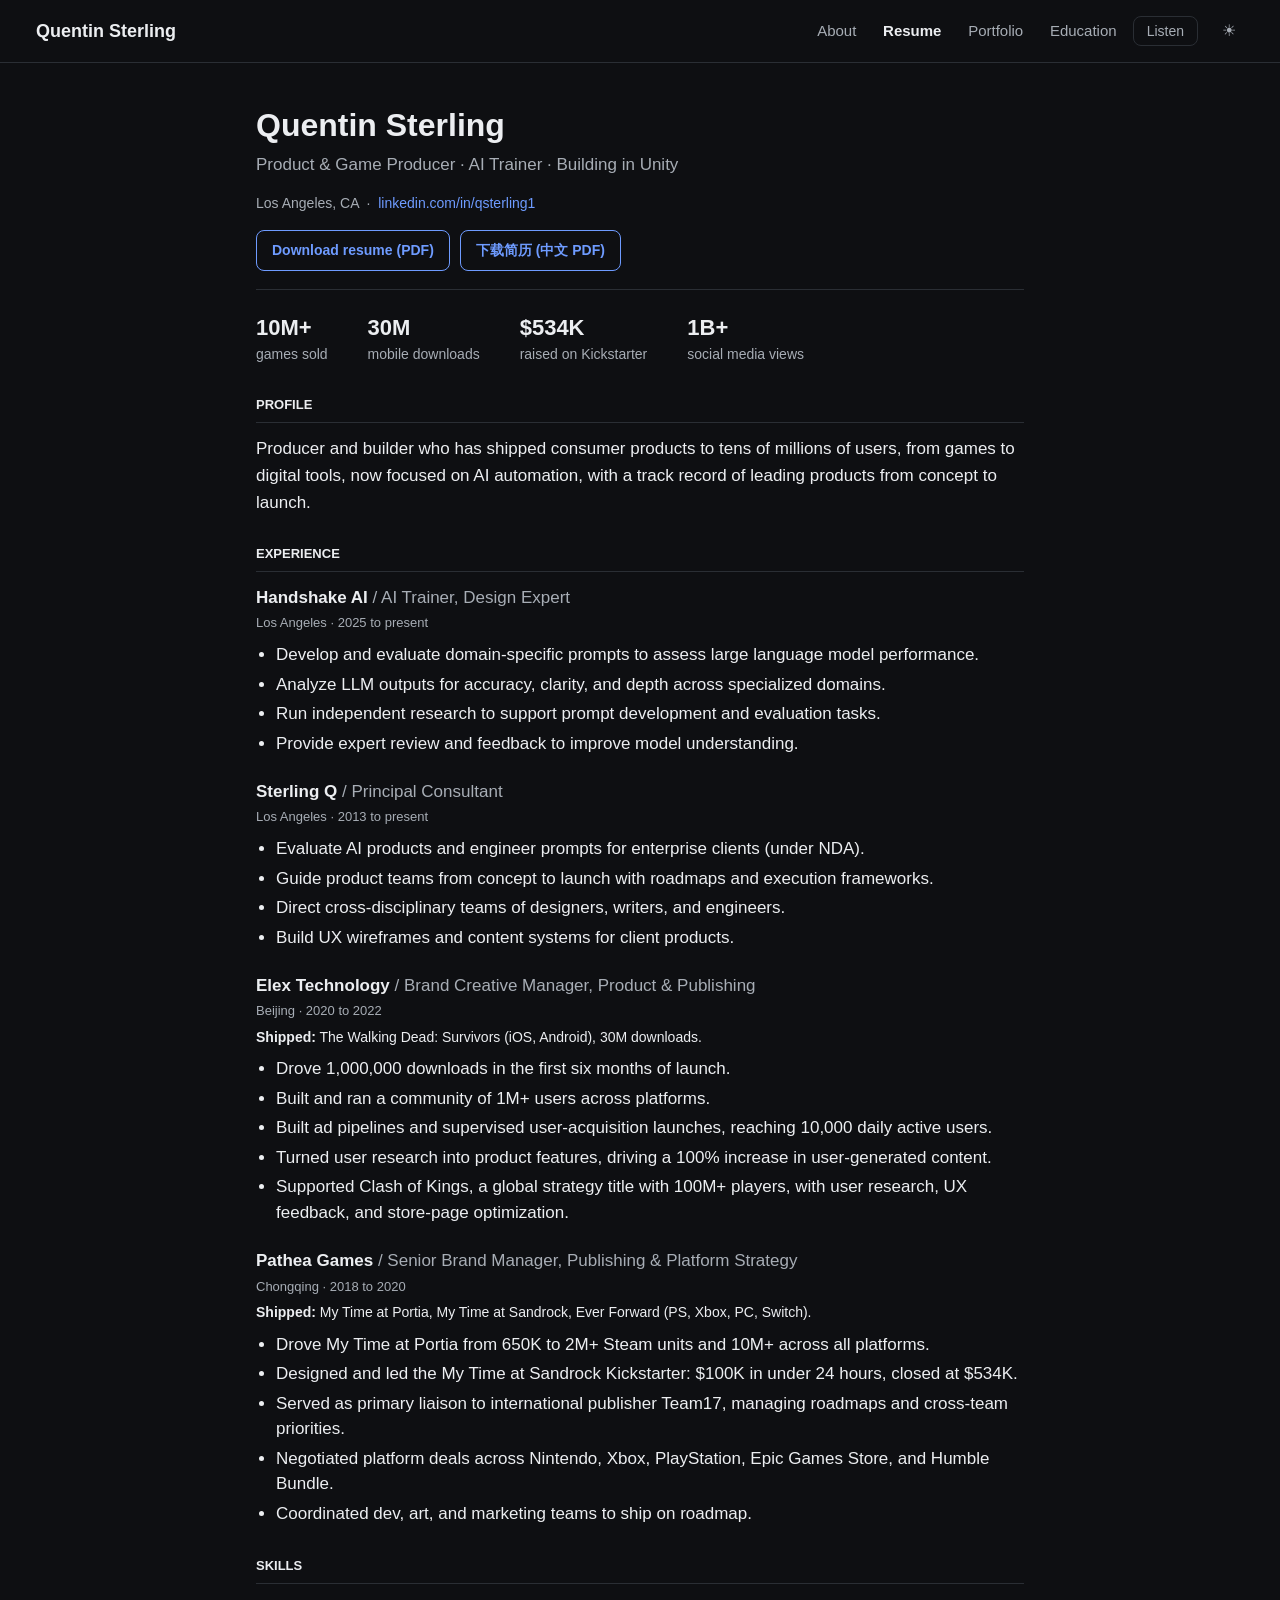
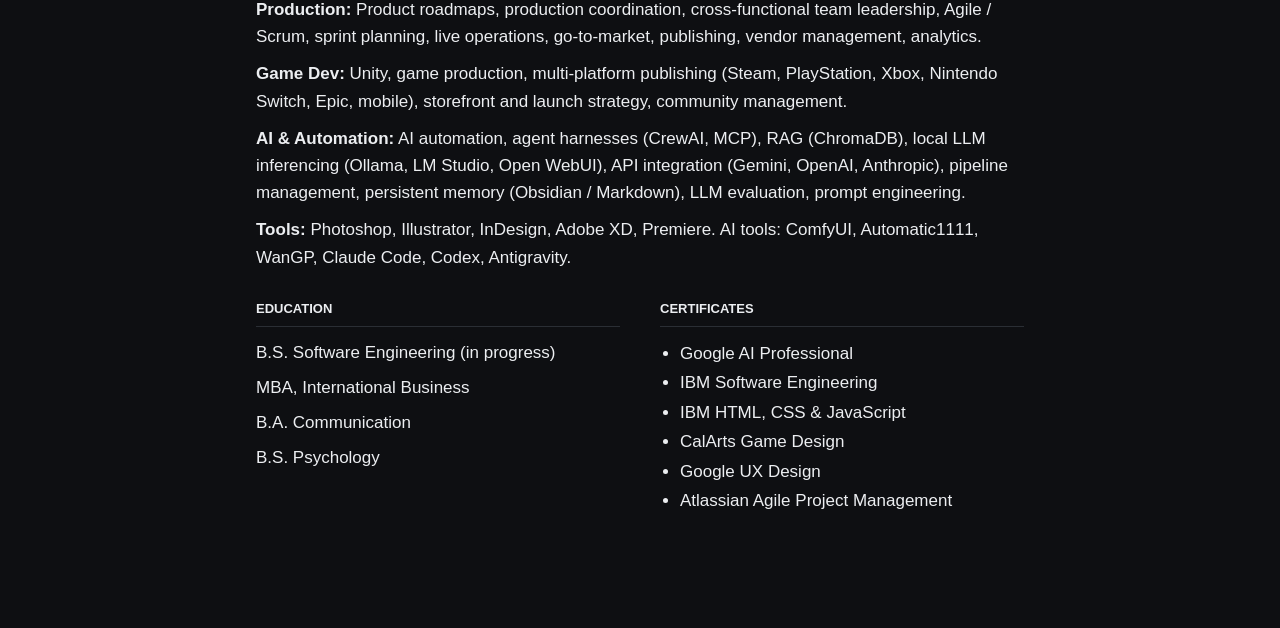
<file: resume.html>
<!DOCTYPE html>
<html lang="en">
<head>
<meta charset="UTF-8">
<meta name="viewport" content="width=device-width, initial-scale=1.0">
<title>Quentin Sterling | Resume</title>
<script>try{var d=document.documentElement;if(localStorage.qsTheme)d.setAttribute('data-theme',localStorage.qsTheme);}catch(e){}</script>
<link rel="stylesheet" href="site.css">
<style>
  .page{max-width:840px;}
  .rhead{border-bottom:1px solid var(--hair);padding-bottom:18px;margin-bottom:26px;}
  .rhead h1{font-size:32px;line-height:1.05;margin:0;}
  .rhead .role{color:var(--muted);font-size:17px;margin:8px 0 10px;}
  .rhead .contact{font-size:14px;color:var(--muted);}
  .dl-row{display:flex;flex-wrap:wrap;gap:10px;margin-top:16px;}
  .dl{display:inline-block;border:1px solid var(--accent);color:var(--accent);border-radius:8px;padding:8px 15px;font-size:14px;font-weight:600;}
  .dl:hover{background:var(--accent);color:#fff;text-decoration:none;}
  .label{font-size:13px;font-weight:700;text-transform:uppercase;margin:0 0 12px;padding-bottom:6px;border-bottom:1px solid var(--hair);}
  section{margin-bottom:28px;}
  .hl{display:flex;flex-wrap:wrap;gap:14px 40px;margin:0;}
  .hl b{display:block;font-size:22px;line-height:1.1;}
  .hl span{font-size:14px;color:var(--muted);}
  .job{margin-bottom:20px;}
  .job .t{font-weight:700;}
  .job .t .r{color:var(--muted);font-weight:400;}
  .job .m{font-size:13px;color:var(--muted);margin:2px 0 4px;}
  .job .shipped{font-size:14px;margin:4px 0;}
  ul{margin:6px 0 0;padding-left:20px;}
  li{padding:2px 0;line-height:1.5;}
  .skill{margin-bottom:10px;}
  .skill .k{font-weight:700;}
  .twocol{display:grid;grid-template-columns:1fr 1fr;gap:40px;}
  .deg{margin-bottom:8px;}
  ul.cert{margin:0;padding-left:20px;}
  @media (max-width:640px){ .twocol{grid-template-columns:1fr;gap:24px;} }
  @media print{
    .site-header{display:none;}
    .dl-row{display:none;}
    body{background:#fff;color:#000;font-size:11pt;}
    .page{max-width:100%;padding:0;}
    a{color:#000;}
    .job{break-inside:avoid;}
  }
</style>
</head>
<body>

  <header class="site-header">
    <a class="brand" href="index.html">Quentin Sterling</a>
    <div class="right">
      <nav class="site-nav">
        <a href="index.html">About</a>
        <a href="resume.html" class="here">Resume</a>
        <a href="portfolio.html">Portfolio</a>
        <a href="education.html">Education</a>
      </nav>
      <button class="listen" id="playBtn" data-src="audio/resume.mp3" type="button">Listen</button>
      <button class="icon-btn" id="themeBtn" type="button" title="Light or dark" aria-label="Toggle light or dark mode">☀</button>
    </div>
  </header>

  <main class="page">
    <div class="rhead">
      <h1>Quentin Sterling</h1>
      <p class="role">Product &amp; Game Producer · AI Trainer · Building in Unity</p>
      <p class="contact">Los Angeles, CA &nbsp;·&nbsp; <a href="https://www.linkedin.com/in/qsterling1">linkedin.com/in/qsterling1</a></p>
      <div class="dl-row">
        <a class="dl" href="Quentin-Sterling-Resume.pdf" download>Download resume (PDF)</a>
        <a class="dl" href="Quentin-Sterling-Resume-Chinese.pdf" download>下载简历 (中文 PDF)</a>
      </div>
    </div>

    <section>
      <div class="hl">
        <div><b>10M+</b><span>games sold</span></div>
        <div><b>30M</b><span>mobile downloads</span></div>
        <div><b>$534K</b><span>raised on Kickstarter</span></div>
        <div><b>1B+</b><span>social media views</span></div>
      </div>
    </section>

    <section>
      <p class="label">Profile</p>
      <p style="margin:0;">Producer and builder who has shipped consumer products to tens of millions of users, from games to digital tools, now focused on AI automation, with a track record of leading products from concept to launch.</p>
    </section>

    <section>
      <p class="label">Experience</p>

      <div class="job">
        <div class="t">Handshake AI <span class="r">/ AI Trainer, Design Expert</span></div>
        <div class="m">Los Angeles · 2025 to present</div>
        <ul>
          <li>Develop and evaluate domain-specific prompts to assess large language model performance.</li>
          <li>Analyze LLM outputs for accuracy, clarity, and depth across specialized domains.</li>
          <li>Run independent research to support prompt development and evaluation tasks.</li>
          <li>Provide expert review and feedback to improve model understanding.</li>
        </ul>
      </div>

      <div class="job">
        <div class="t">Sterling Q <span class="r">/ Principal Consultant</span></div>
        <div class="m">Los Angeles · 2013 to present</div>
        <ul>
          <li>Evaluate AI products and engineer prompts for enterprise clients (under NDA).</li>
          <li>Guide product teams from concept to launch with roadmaps and execution frameworks.</li>
          <li>Direct cross-disciplinary teams of designers, writers, and engineers.</li>
          <li>Build UX wireframes and content systems for client products.</li>
        </ul>
      </div>

      <div class="job">
        <div class="t">Elex Technology <span class="r">/ Brand Creative Manager, Product &amp; Publishing</span></div>
        <div class="m">Beijing · 2020 to 2022</div>
        <div class="shipped"><b>Shipped:</b> The Walking Dead: Survivors (iOS, Android), 30M downloads.</div>
        <ul>
          <li>Drove 1,000,000 downloads in the first six months of launch.</li>
          <li>Built and ran a community of 1M+ users across platforms.</li>
          <li>Built ad pipelines and supervised user-acquisition launches, reaching 10,000 daily active users.</li>
          <li>Turned user research into product features, driving a 100% increase in user-generated content.</li>
          <li>Supported Clash of Kings, a global strategy title with 100M+ players, with user research, UX feedback, and store-page optimization.</li>
        </ul>
      </div>

      <div class="job">
        <div class="t">Pathea Games <span class="r">/ Senior Brand Manager, Publishing &amp; Platform Strategy</span></div>
        <div class="m">Chongqing · 2018 to 2020</div>
        <div class="shipped"><b>Shipped:</b> My Time at Portia, My Time at Sandrock, Ever Forward (PS, Xbox, PC, Switch).</div>
        <ul>
          <li>Drove My Time at Portia from 650K to 2M+ Steam units and 10M+ across all platforms.</li>
          <li>Designed and led the My Time at Sandrock Kickstarter: $100K in under 24 hours, closed at $534K.</li>
          <li>Served as primary liaison to international publisher Team17, managing roadmaps and cross-team priorities.</li>
          <li>Negotiated platform deals across Nintendo, Xbox, PlayStation, Epic Games Store, and Humble Bundle.</li>
          <li>Coordinated dev, art, and marketing teams to ship on roadmap.</li>
        </ul>
      </div>
    </section>

    <section>
      <p class="label">Skills</p>
      <div class="skill"><span class="k">Production:</span> Product roadmaps, production coordination, cross-functional team leadership, Agile / Scrum, sprint planning, live operations, go-to-market, publishing, vendor management, analytics.</div>
      <div class="skill"><span class="k">Game Dev:</span> Unity, game production, multi-platform publishing (Steam, PlayStation, Xbox, Nintendo Switch, Epic, mobile), storefront and launch strategy, community management.</div>
      <div class="skill"><span class="k">AI &amp; Automation:</span> AI automation, agent harnesses (CrewAI, MCP), RAG (ChromaDB), local LLM inferencing (Ollama, LM Studio, Open WebUI), API integration (Gemini, OpenAI, Anthropic), pipeline management, persistent memory (Obsidian / Markdown), LLM evaluation, prompt engineering.</div>
      <div class="skill"><span class="k">Tools:</span> Photoshop, Illustrator, InDesign, Adobe XD, Premiere. AI tools: ComfyUI, Automatic1111, WanGP, Claude Code, Codex, Antigravity.</div>
    </section>

    <section>
      <div class="twocol">
        <div>
          <p class="label">Education</p>
          <div class="deg">B.S. Software Engineering (in progress)</div>
          <div class="deg">MBA, International Business</div>
          <div class="deg">B.A. Communication</div>
          <div class="deg">B.S. Psychology</div>
        </div>
        <div>
          <p class="label">Certificates</p>
          <ul class="cert">
            <li>Google AI Professional </li>
            <li>IBM Software Engineering</li>
            <li>IBM HTML, CSS &amp; JavaScript</li>
            <li>CalArts Game Design</li>
            <li>Google UX Design</li>
            <li>Atlassian Agile Project Management</li>
          </ul>
        </div>
      </div>
    </section>
  </main>

<script src="site.js"></script>
</body>
</html>
</file>
<file: site.css>
/* Shared site styles. Standard system font, dark by default, light is opt-in. */
:root{
  --bg:#0E0F12;
  --ink:#ECEEF1;
  --muted:#A7ADB5;
  --hair:#2A2E34;
  --accent:#6E9BFF;
  --card:#181A1E;
}
html[data-theme="light"]{
  --bg:#FFFFFF;
  --ink:#1A1C1F;
  --muted:#5A5F66;
  --hair:#E0E3E7;
  --accent:#2B5BD7;
  --card:#F6F7F9;
}

*{box-sizing:border-box;}
html,body{margin:0;}
body{
  background:var(--bg);
  color:var(--ink);
  font-family:-apple-system,BlinkMacSystemFont,"Segoe UI",Roboto,Helvetica,Arial,sans-serif;
  font-size:17px;
  line-height:1.6;
}
a{color:var(--accent);text-decoration:none;}
a:hover{text-decoration:underline;}

.site-header{
  display:flex;justify-content:space-between;align-items:center;gap:24px;
  padding:16px 36px;border-bottom:1px solid var(--hair);flex-wrap:wrap;
}
.site-header .brand{font-weight:700;font-size:18px;color:var(--ink);}
.site-header .brand:hover{text-decoration:none;}
.site-header .right{display:flex;align-items:center;gap:16px;flex-wrap:wrap;}
.site-nav a{color:var(--muted);margin-left:22px;font-size:15px;}
.site-nav a:first-child{margin-left:0;}
.site-nav a.here{color:var(--ink);font-weight:600;}
.icon-btn{
  background:none;border:none;cursor:pointer;color:var(--muted);
  font-size:16px;line-height:1;padding:6px 8px;border-radius:6px;
}
.icon-btn:hover{color:var(--ink);background:var(--card);}
.listen{
  background:none;border:1px solid var(--hair);cursor:pointer;color:var(--muted);
  font:inherit;font-size:14px;line-height:1;padding:7px 13px;border-radius:8px;
}
.listen:hover{color:var(--ink);border-color:var(--accent);}

.page{max-width:1120px;margin:0 auto;padding:46px 36px 84px;}

@media (max-width:760px){
  .site-header{padding:14px 20px;gap:14px;}
  .site-nav a{margin-left:16px;}
  .page{padding:30px 20px 64px;}
}
</file>
